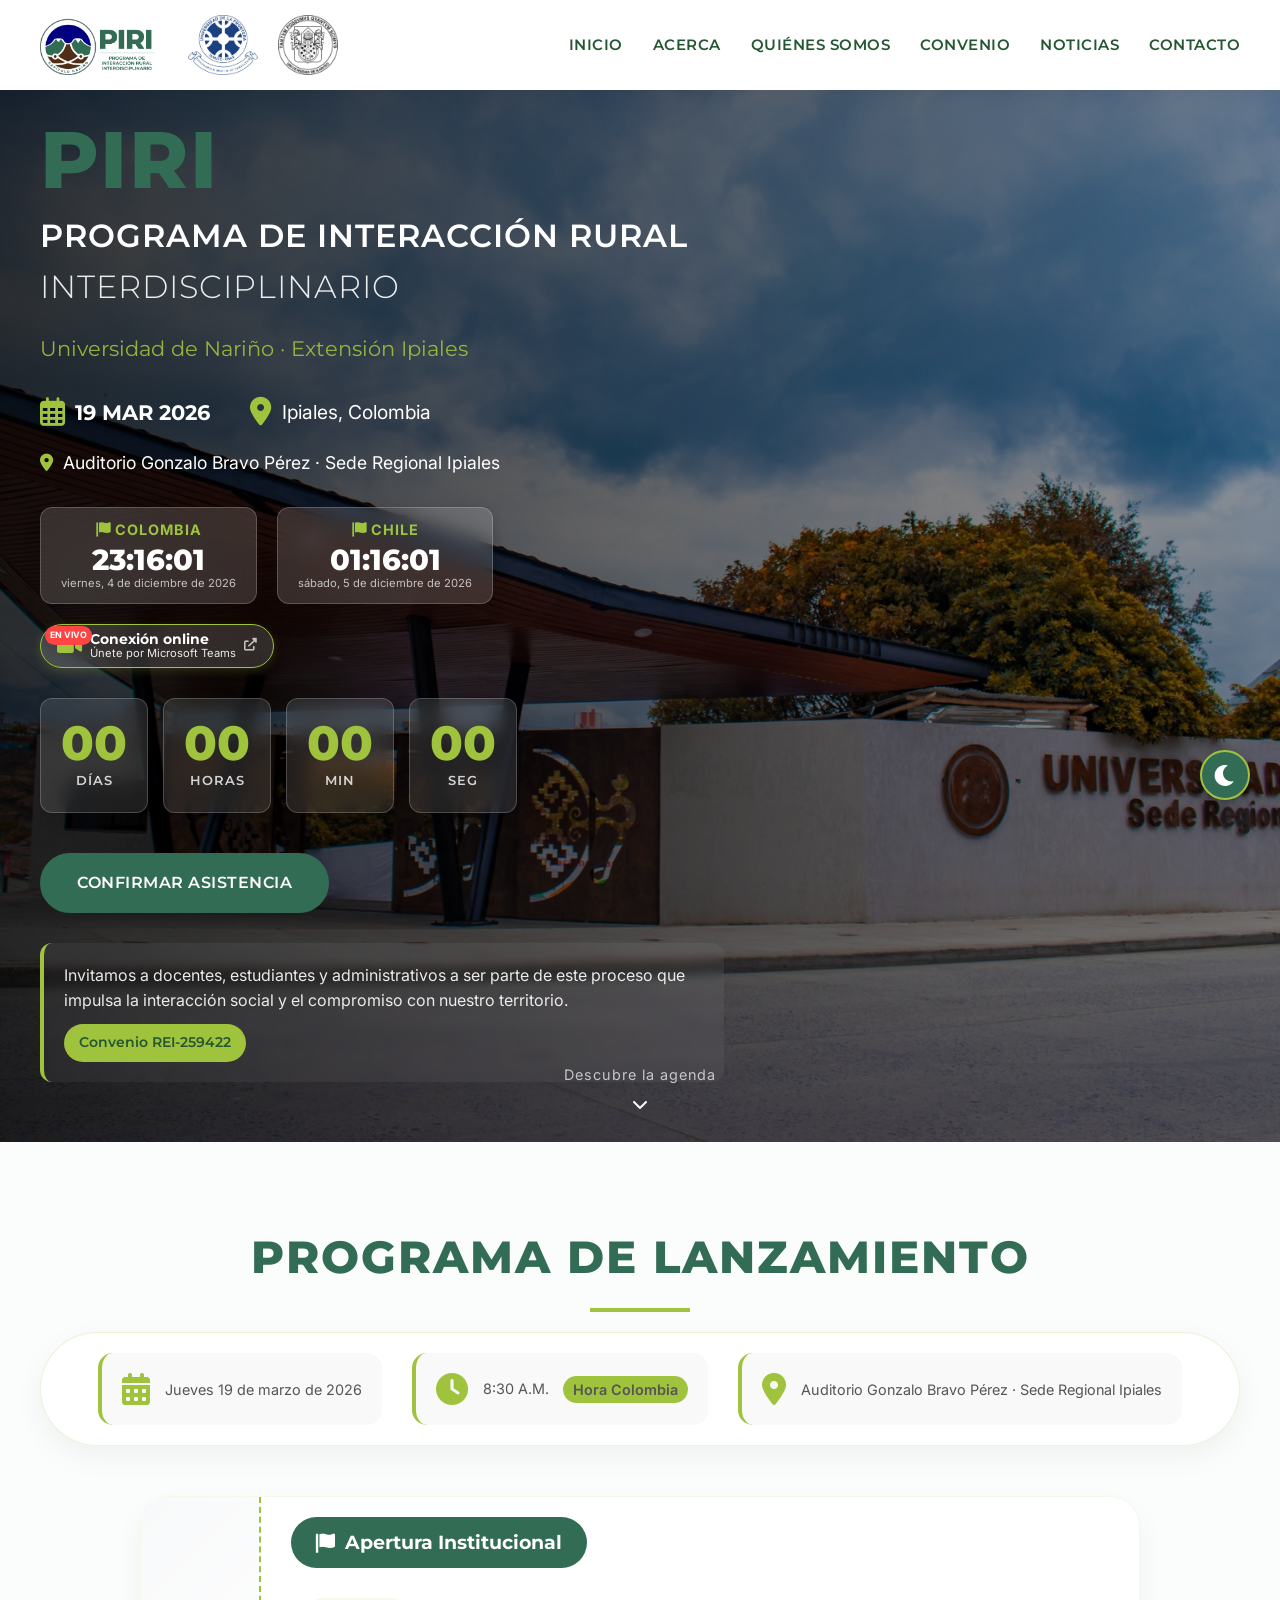
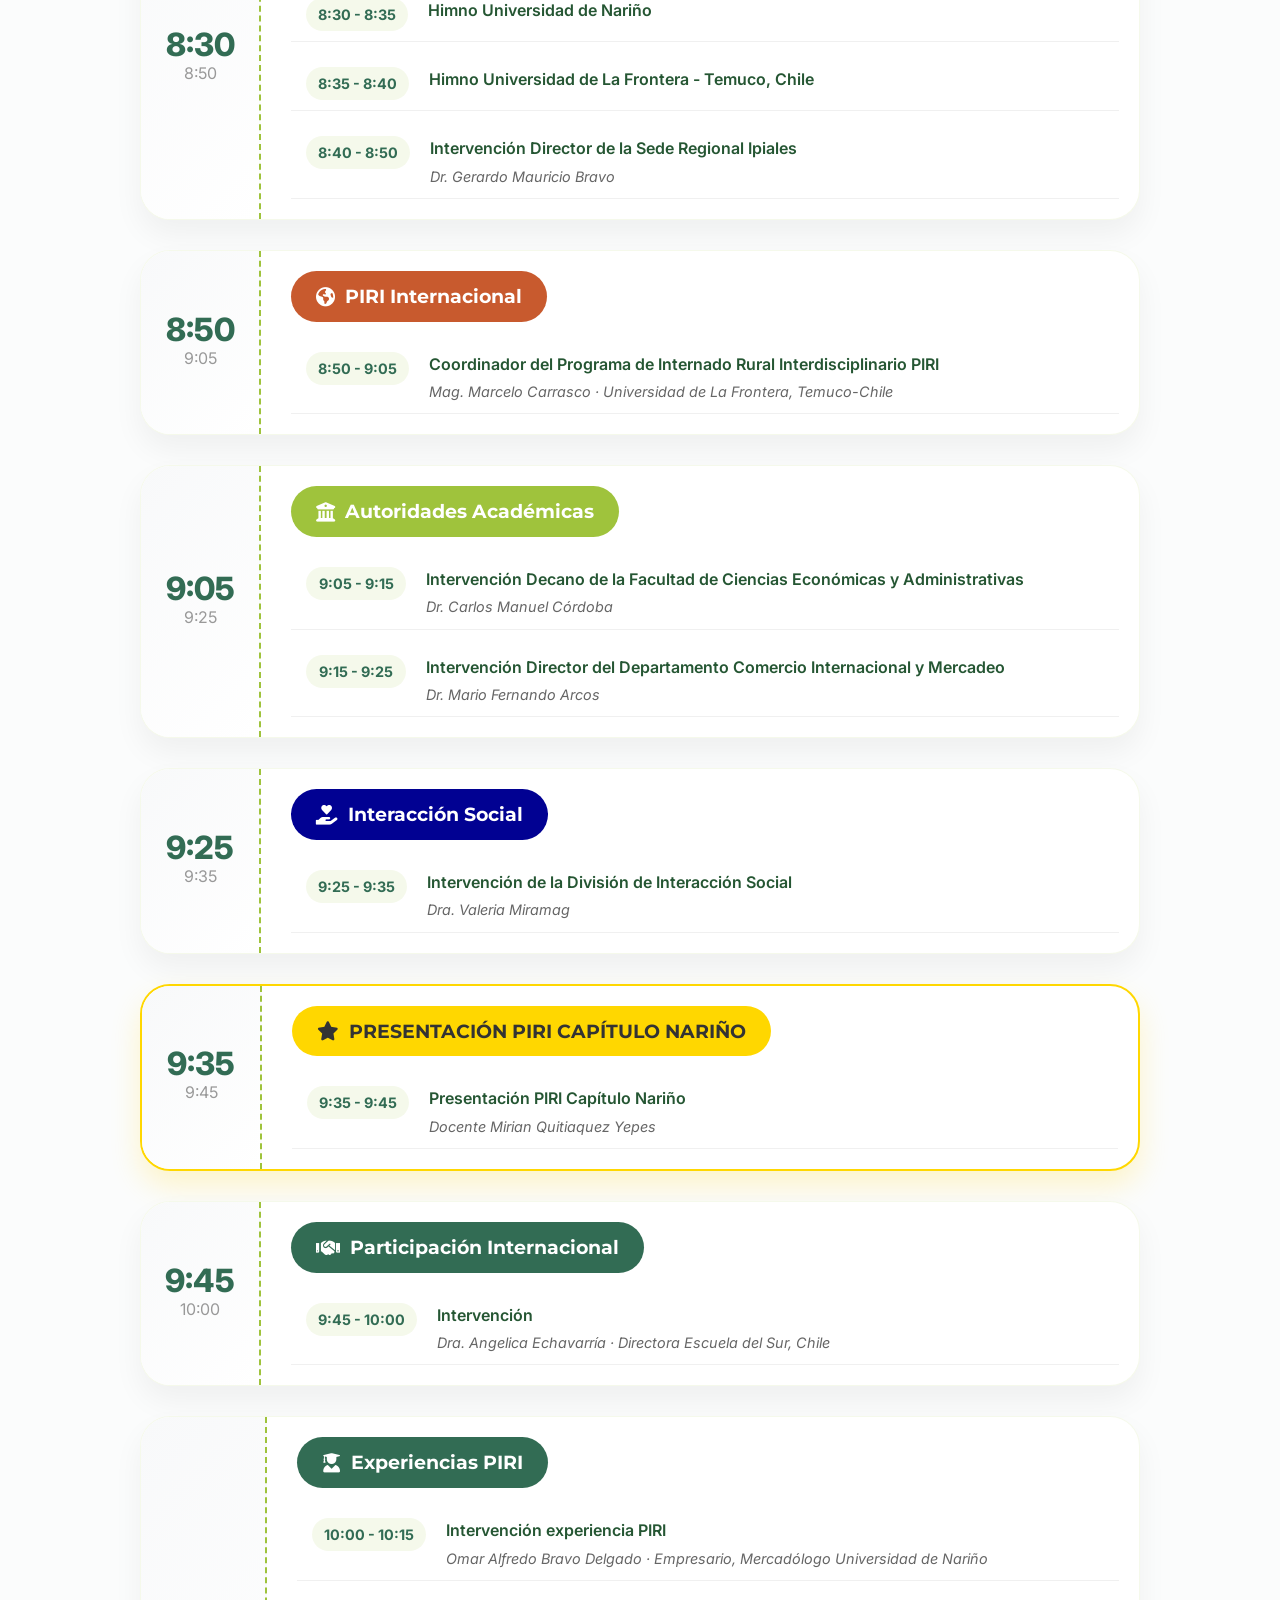
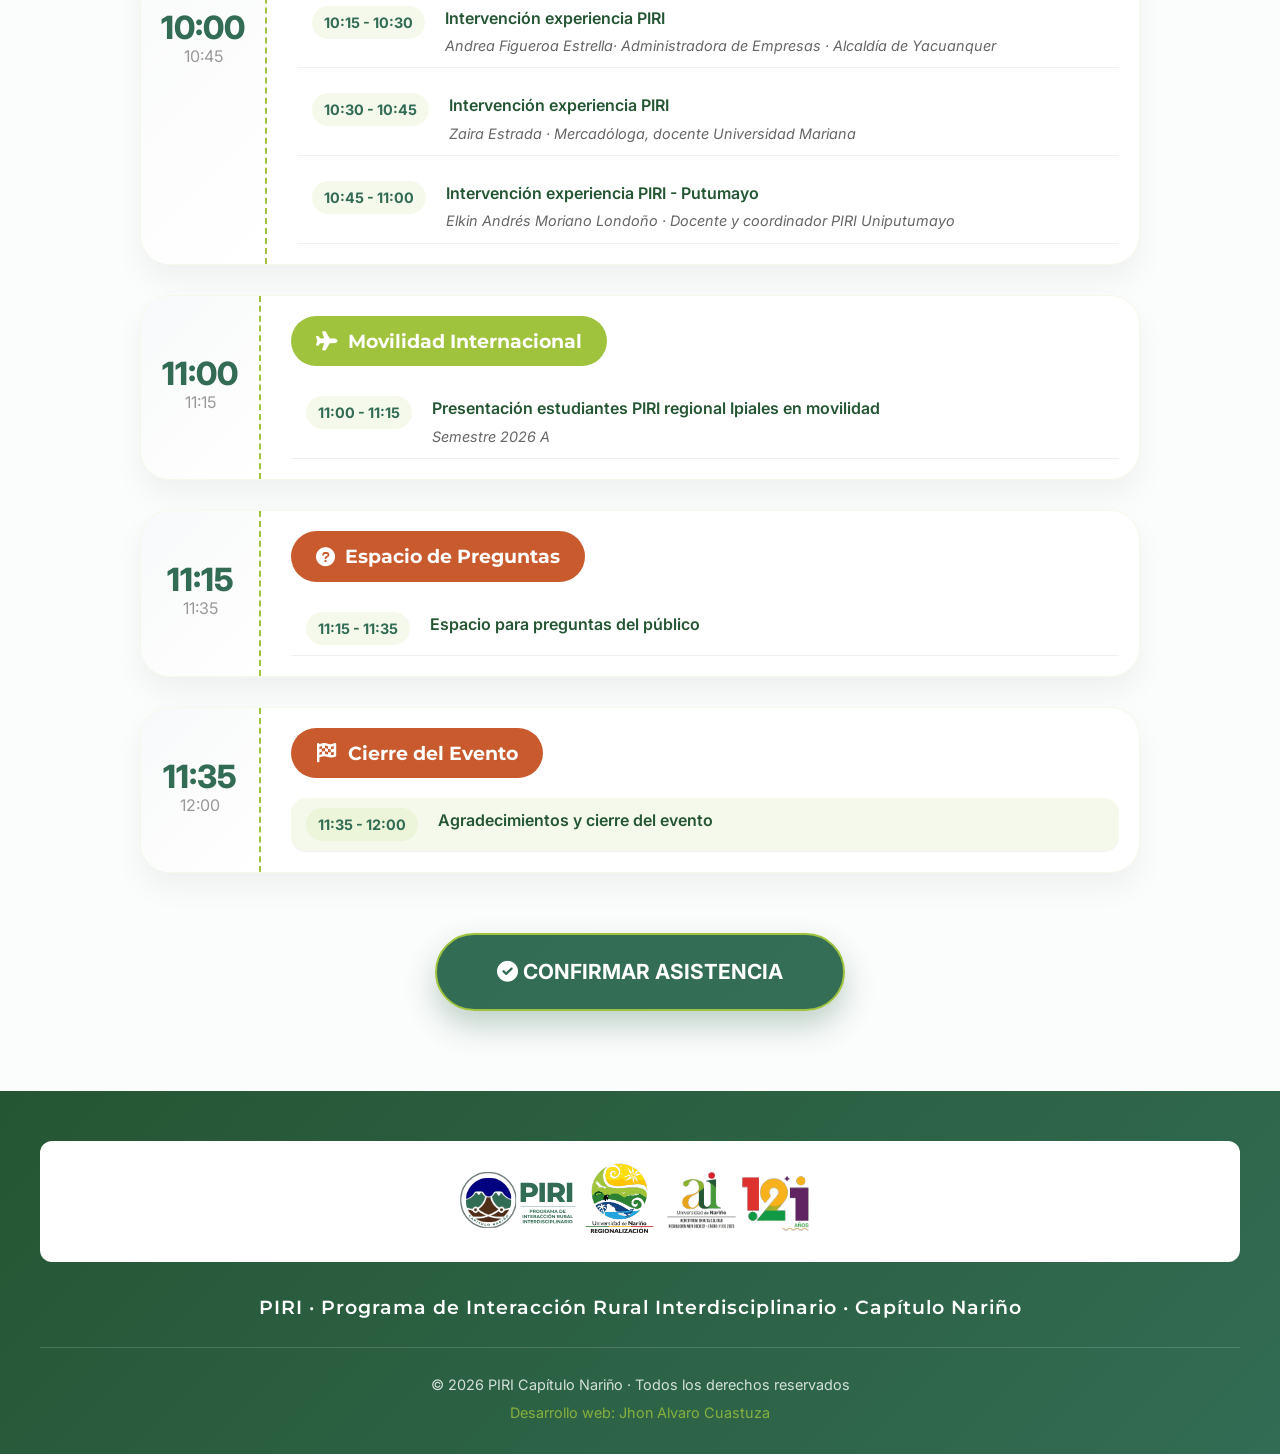
<file: agenda.html>
<!DOCTYPE html>
<html lang="es">
<head>
    <meta charset="UTF-8">
    <meta name="viewport" content="width=device-width, initial-scale=1.0">
    <title>Agenda · Lanzamiento PIRI · Capítulo Nariño</title>
    
    <!-- Fuentes Montserrat e Inter -->
    <link rel="preconnect" href="https://fonts.googleapis.com">
    <link rel="preconnect" href="https://fonts.gstatic.com" crossorigin>
    <link href="https://fonts.googleapis.com/css2?family=Inter:opsz@14..32&family=Montserrat:wght@300;400;600;700;800&display=swap" rel="stylesheet">
    
    <!-- Font Awesome -->
    <link rel="stylesheet" href="https://cdnjs.cloudflare.com/ajax/libs/font-awesome/6.0.0-beta3/css/all.min.css">
    
    <!-- CSS compartido -->
    <link rel="stylesheet" href="css/estilos.css">
    
    <style>
        /* ===== MENÚ HAMBURGUESA FUNCIONAL ===== */
        .nav-toggle {
            display: none;
            font-size: 2rem;
            background: none;
            border: none;
            color: var(--verde-piri);
            cursor: pointer;
            padding: 10px;
        }

        @media (max-width: 768px) {
            .nav-toggle {
                display: block !important;
            }

            .nav-menu {
                display: none !important;
                position: absolute;
                top: 80px;
                left: 0;
                width: 100%;
                background: white;
                flex-direction: column;
                align-items: center;
                padding: 20px 0;
                gap: 15px;
                box-shadow: 0 5px 10px rgba(0,0,0,0.1);
                z-index: 999;
            }

            .nav-menu.show {
                display: flex !important;
            }
        }

        /* ===== ESTILOS PARA EL RELOJ DE ZONAS HORARIAS ===== */
        .zona-horaria-container {
            display: flex;
            gap: 20px;
            margin: 15px 0;
            flex-wrap: wrap;
        }

        .zona-horaria-card {
            background: rgba(255,255,255,0.15);
            backdrop-filter: blur(10px);
            border: 1px solid rgba(255,255,255,0.2);
            border-radius: 12px;
            padding: 10px 20px;
            min-width: 150px;
            text-align: center;
            box-shadow: 0 5px 15px rgba(0,0,0,0.2);
        }

        .zona-pais {
            font-weight: 700;
            color: var(--verde-brillante);
            margin-bottom: 5px;
            font-size: 0.9rem;
            text-transform: uppercase;
            letter-spacing: 1px;
        }

        .zona-hora {
            font-size: 1.8rem;
            font-weight: 800;
            color: white;
            line-height: 1;
            font-family: 'Montserrat', monospace;
        }

        .zona-fecha {
            font-size: 0.7rem;
            opacity: 0.7;
            color: white;
        }

        /* Indicador de hora Colombia en la tabla */
        .hora-colombia-badge {
            display: inline-block;
            background: var(--verde-brillante);
            color: var(--verde-oscuro);
            padding: 3px 10px;
            border-radius: 30px;
            font-size: 0.7rem;
            font-weight: 600;
            margin-left: 10px;
            vertical-align: middle;
        }
    </style>
</head>
<body>
    <!-- ===== FONDO DE TEJIDO ANDINO ===== -->
    <div class="fondo-tejido"></div>

    <!-- ===== NAVEGACIÓN CON LOGOS INSTITUCIONALES ===== -->
    <nav class="navbar">
        <div class="nav-container">
            <div class="logos-institucionales">
                <img src="imagenes/logo-piri.png" alt="PIRI Logo" class="logo-institucional logo-piri">
                <img src="imagenes/logo-ufro.png" alt="UFRO Logo" class="logo-institucional logo-ufro">
                <img src="imagenes/logo-udenar.png" alt="UDENAR Logo" class="logo-institucional logo-udenar">
            </div>
            <button class="nav-toggle" onclick="toggleMenu()">
                <i class="fas fa-bars"></i>
            </button>
            <ul class="nav-menu" id="navMenu">
                <li><a href="index.html" class="nav-link">INICIO</a></li>
                <li><a href="acerca.html" class="nav-link">ACERCA</a></li>
                <li><a href="quienes-somos.html" class="nav-link">QUIÉNES SOMOS</a></li>
                <li><a href="convenio.html" class="nav-link">CONVENIO</a></li>
                <li><a href="noticias.html" class="nav-link">NOTICIAS</a></li>
                <li><a href="direccion.html" class="nav-link">CONTACTO</a></li>
            </ul>
        </div>
    </nav>

    <!-- ===== HERO CON SLIDER ===== -->
    <section class="hero">
        <div class="hero-slider">
            <div class="slide active" style="background-image: url('imagenes/fondo-hero-1.jpg');"></div>
            <div class="slide" style="background-image: url('imagenes/fondo-hero-2.jpg');"></div>
            <div class="slide" style="background-image: url('imagenes/fondo-hero-3.jpg');"></div>
            <div class="slide" style="background-image: url('imagenes/fondo-hero-4.jpg');"></div>
            <div class="slide" style="background-image: url('imagenes/fondo-hero-5.jpg');"></div>
            <div class="slide" style="background-image: url('imagenes/fondo-hero-6.jpg');"></div>
            <div class="hero-overlay"></div>
        </div>

        <div class="hero-content">
            <div class="hero-texto">
                <h1 class="hero-titulo">
                    <span class="linea1">PIRI</span>
                    <span class="linea2">PROGRAMA DE INTERACCIÓN RURAL</span>
                    <span class="linea3">INTERDISCIPLINARIO</span>
                </h1>
                
                <h2 class="hero-subtitulo">Universidad de Nariño · Extensión Ipiales</h2>
                
                <div class="fecha-destacada">
                    <div class="calendario-icono">
                        <i class="far fa-calendar-alt"></i>
                        <span class="calendario-fecha">19 MAR 2026</span>
                    </div>
                    <div class="ubicacion-icono">
                        <i class="fas fa-map-marker-alt"></i>
                        <span>Ipiales, Colombia</span>
                    </div>
                </div>

                <p class="lugar-evento">
                    <i class="fas fa-location-dot" style="color: var(--verde-brillante);"></i>
                    Auditorio Gonzalo Bravo Pérez · Sede Regional Ipiales
                </p>

                <div class="zona-horaria-container">
                    <div class="zona-horaria-card">
                        <div class="zona-pais"><i class="fas fa-flag"></i> Colombia</div>
                        <div class="zona-hora" id="hora-colombia">--:--:--</div>
                        <div class="zona-fecha" id="fecha-colombia"></div>
                    </div>
                    <div class="zona-horaria-card">
                        <div class="zona-pais"><i class="fas fa-flag"></i> Chile</div>
                        <div class="zona-hora" id="hora-chile">--:--:--</div>
                        <div class="zona-fecha" id="fecha-chile"></div>
                    </div>
                </div>

                <div class="conexion-online hero-conexion">
                    <a href="https://teams.microsoft.com/meet/21705744503696?p=kUDPCD82Y1yG7qKNJ1" target="_blank" class="live-link">
                        <div class="live-icon">
                            <i class="fas fa-video"></i>
                            <span class="live-badge">EN VIVO</span>
                        </div>
                        <div class="live-texto">
                            <strong>Conexión online</strong>
                            <span>Únete por Microsoft Teams</span>
                        </div>
                        <i class="fas fa-external-link-alt external-icon"></i>
                    </a>
                </div>

                <div class="countdown-container">
                    <div class="countdown-box">
                        <span class="countdown-numero" id="dias">00</span>
                        <span class="countdown-label">DÍAS</span>
                    </div>
                    <div class="countdown-box">
                        <span class="countdown-numero" id="horas">00</span>
                        <span class="countdown-label">HORAS</span>
                    </div>
                    <div class="countdown-box">
                        <span class="countdown-numero" id="minutos">00</span>
                        <span class="countdown-label">MIN</span>
                    </div>
                    <div class="countdown-box">
                        <span class="countdown-numero" id="segundos">00</span>
                        <span class="countdown-label">SEG</span>
                    </div>
                </div>

                <div class="hero-botones">
                    <a href="https://forms.gle/SNobynyCRTwRFnmy7" target="_blank" class="btn btn-primario">CONFIRMAR ASISTENCIA</a>
                </div>

                <div class="flyer-texto">
                    <p>Invitamos a docentes, estudiantes y administrativos a ser parte de este proceso que impulsa la interacción social y el compromiso con nuestro territorio.</p>
                    <span class="convenio-badge">Convenio REI-259422</span>
                </div>
            </div>
        </div>

        <div class="scroll-indicator">
            <span>Descubre la agenda</span>
            <i class="fas fa-chevron-down"></i>
        </div>
    </section>

    <!-- ===== AGENDA PRINCIPAL ACTUALIZADA (CON ANDREA FIGUEROA) ===== -->
    <section class="agenda-principal">
        <div class="contenedor">
            <div class="agenda-header">
                <h2 class="seccion-titulo">PROGRAMA DE LANZAMIENTO</h2>
                <div class="seccion-linea"></div>
                <div class="agenda-info-evento">
                    <div class="info-item">
                        <i class="fas fa-calendar-alt"></i>
                        <span>Jueves 19 de marzo de 2026</span>
                    </div>
                    <div class="info-item">
                        <i class="fas fa-clock"></i>
                        <span>8:30 A.M. <span class="hora-colombia-badge">Hora Colombia</span></span>
                    </div>
                    <div class="info-item">
                        <i class="fas fa-map-marker-alt"></i>
                        <span>Auditorio Gonzalo Bravo Pérez · Sede Regional Ipiales</span>
                    </div>
                </div>
            </div>

            <!-- Timeline visual con la nueva agenda actualizada -->
            <div class="agenda-timeline-moderna">
                
                <!-- Bloque 1: Apertura (8:30 - 8:50) -->
                <div class="timeline-moderna-bloque">
                    <div class="timeline-moderna-tiempo">
                        <span class="hora-inicio">8:30</span>
                        <span class="hora-fin">8:50</span>
                    </div>
                    <div class="timeline-moderna-contenido">
                        <div class="timeline-moderna-header" style="background: #326C54;">
                            <i class="fas fa-flag"></i>
                            <h3>Apertura Institucional</h3>
                        </div>
                        <div class="timeline-moderna-items">
                            <div class="timeline-moderna-item">
                                <span class="item-hora">8:30 - 8:35</span>
                                <span class="item-actividad">Himno Universidad de Nariño</span>
                            </div>
                            <div class="timeline-moderna-item">
                                <span class="item-hora">8:35 - 8:40</span>
                                <span class="item-actividad">Himno Universidad de La Frontera - Temuco, Chile</span>
                            </div>
                            <div class="timeline-moderna-item">
                                <span class="item-hora">8:40 - 8:50</span>
                                <div class="item-con-ponente">
                                    <span class="item-actividad">Intervención Director de la Sede Regional Ipiales</span>
                                    <span class="item-ponente">Dr. Gerardo Mauricio Bravo</span>
                                </div>
                            </div>
                        </div>
                    </div>
                </div>

                <!-- Bloque 2: PIRI Internacional (8:50 - 9:05) -->
                <div class="timeline-moderna-bloque">
                    <div class="timeline-moderna-tiempo">
                        <span class="hora-inicio">8:50</span>
                        <span class="hora-fin">9:05</span>
                    </div>
                    <div class="timeline-moderna-contenido">
                        <div class="timeline-moderna-header" style="background: #C85A2E;">
                            <i class="fas fa-globe-americas"></i>
                            <h3>PIRI Internacional</h3>
                        </div>
                        <div class="timeline-moderna-items">
                            <div class="timeline-moderna-item">
                                <span class="item-hora">8:50 - 9:05</span>
                                <div class="item-con-ponente">
                                    <span class="item-actividad">Coordinador del Programa de Internado Rural Interdisciplinario PIRI</span>
                                    <span class="item-ponente">Mag. Marcelo Carrasco · Universidad de La Frontera, Temuco-Chile</span>
                                </div>
                            </div>
                        </div>
                    </div>
                </div>

                <!-- Bloque 3: Autoridades Académicas (9:05 - 9:25) -->
                <div class="timeline-moderna-bloque">
                    <div class="timeline-moderna-tiempo">
                        <span class="hora-inicio">9:05</span>
                        <span class="hora-fin">9:25</span>
                    </div>
                    <div class="timeline-moderna-contenido">
                        <div class="timeline-moderna-header" style="background: #9FC33C;">
                            <i class="fas fa-university"></i>
                            <h3>Autoridades Académicas</h3>
                        </div>
                        <div class="timeline-moderna-items">
                            <div class="timeline-moderna-item">
                                <span class="item-hora">9:05 - 9:15</span>
                                <div class="item-con-ponente">
                                    <span class="item-actividad">Intervención Decano de la Facultad de Ciencias Económicas y Administrativas</span>
                                    <span class="item-ponente">Dr. Carlos Manuel Córdoba</span>
                                </div>
                            </div>
                            <div class="timeline-moderna-item">
                                <span class="item-hora">9:15 - 9:25</span>
                                <div class="item-con-ponente">
                                    <span class="item-actividad">Intervención Director del Departamento Comercio Internacional y Mercadeo</span>
                                    <span class="item-ponente">Dr. Mario Fernando Arcos</span>
                                </div>
                            </div>
                        </div>
                    </div>
                </div>

                <!-- Bloque 4: Interacción Social (9:25 - 9:35) -->
                <div class="timeline-moderna-bloque">
                    <div class="timeline-moderna-tiempo">
                        <span class="hora-inicio">9:25</span>
                        <span class="hora-fin">9:35</span>
                    </div>
                    <div class="timeline-moderna-contenido">
                        <div class="timeline-moderna-header" style="background: #010192;">
                            <i class="fas fa-hand-holding-heart"></i>
                            <h3>Interacción Social</h3>
                        </div>
                        <div class="timeline-moderna-items">
                            <div class="timeline-moderna-item">
                                <span class="item-hora">9:25 - 9:35</span>
                                <div class="item-con-ponente">
                                    <span class="item-actividad">Intervención de la División de Interacción Social</span>
                                    <span class="item-ponente">Dra. Valeria Miramag</span>
                                </div>
                            </div>
                        </div>
                    </div>
                </div>

                <!-- Bloque 5: Presentación PIRI Nariño (9:35 - 9:45) -->
                <div class="timeline-moderna-bloque destacado">
                    <div class="timeline-moderna-tiempo">
                        <span class="hora-inicio">9:35</span>
                        <span class="hora-fin">9:45</span>
                    </div>
                    <div class="timeline-moderna-contenido">
                        <div class="timeline-moderna-header" style="background: #FFD700; color: #333;">
                            <i class="fas fa-star"></i>
                            <h3>PRESENTACIÓN PIRI CAPÍTULO NARIÑO</h3>
                        </div>
                        <div class="timeline-moderna-items">
                            <div class="timeline-moderna-item">
                                <span class="item-hora">9:35 - 9:45</span>
                                <div class="item-con-ponente">
                                    <span class="item-actividad">Presentación PIRI Capítulo Nariño</span>
                                    <span class="item-ponente">Docente Mirian Quitiaquez Yepes</span>
                                </div>
                            </div>
                        </div>
                    </div>
                </div>

                <!-- Bloque 6: Participación Internacional (9:45 - 10:00) -->
                <div class="timeline-moderna-bloque">
                    <div class="timeline-moderna-tiempo">
                        <span class="hora-inicio">9:45</span>
                        <span class="hora-fin">10:00</span>
                    </div>
                    <div class="timeline-moderna-contenido">
                        <div class="timeline-moderna-header" style="background: #326C54;">
                            <i class="fas fa-handshake"></i>
                            <h3>Participación Internacional</h3>
                        </div>
                        <div class="timeline-moderna-items">
                            <div class="timeline-moderna-item">
                                <span class="item-hora">9:45 - 10:00</span>
                                <div class="item-con-ponente">
                                    <span class="item-actividad">Intervención</span>
                                    <span class="item-ponente">Dra. Angelica Echavarría · Directora Escuela del Sur, Chile</span>
                                </div>
                            </div>
                        </div>
                    </div>
                </div>

                <!-- Bloque 7: Experiencias PIRI (10:00 - 10:45) -->
                <div class="timeline-moderna-bloque">
                    <div class="timeline-moderna-tiempo">
                        <span class="hora-inicio">10:00</span>
                        <span class="hora-fin">10:45</span>
                    </div>
                    <div class="timeline-moderna-contenido">
                        <div class="timeline-moderna-header" style="background: #326C54;">
                            <i class="fas fa-user-graduate"></i>
                            <h3>Experiencias PIRI</h3>
                        </div>
                        <div class="timeline-moderna-items">
                            <!-- Omar Bravo -->
                            <div class="timeline-moderna-item">
                                <span class="item-hora">10:00 - 10:15</span>
                                <div class="item-con-ponente">
                                    <span class="item-actividad">Intervención experiencia PIRI</span>
                                    <span class="item-ponente">Omar Alfredo Bravo Delgado · Empresario, Mercadólogo Universidad de Nariño</span>
                                </div>
                            </div>
                            
                            <!-- NUEVA: Andrea Figueroa -->
                            <div class="timeline-moderna-item">
                                <span class="item-hora">10:15 - 10:30</span>
                                <div class="item-con-ponente">
                                    <span class="item-actividad">Intervención experiencia PIRI</span>
                                    <span class="item-ponente">Andrea Figueroa Estrella· Administradora de Empresas · Alcaldía de Yacuanquer</span>
                                </div>
                            </div>
                            
                            <!-- Zaira Estrada -->
                            <div class="timeline-moderna-item">
                                <span class="item-hora">10:30 - 10:45</span>
                                <div class="item-con-ponente">
                                    <span class="item-actividad">Intervención experiencia PIRI</span>
                                    <span class="item-ponente">Zaira Estrada · Mercadóloga, docente Universidad Mariana</span>
                                </div>
                            </div>
                            
                            <!-- Elkin Moriano -->
                            <div class="timeline-moderna-item">
                                <span class="item-hora">10:45 - 11:00</span>
                                <div class="item-con-ponente">
                                    <span class="item-actividad">Intervención experiencia PIRI - Putumayo</span>
                                    <span class="item-ponente">Elkin Andrés Moriano Londoño · Docente y coordinador PIRI Uniputumayo</span>
                                </div>
                            </div>
                        </div>
                    </div>
                </div>

                <!-- Bloque 8: Movilidad Internacional (11:00 - 11:15) -->
                <div class="timeline-moderna-bloque">
                    <div class="timeline-moderna-tiempo">
                        <span class="hora-inicio">11:00</span>
                        <span class="hora-fin">11:15</span>
                    </div>
                    <div class="timeline-moderna-contenido">
                        <div class="timeline-moderna-header" style="background: #9FC33C;">
                            <i class="fas fa-plane"></i>
                            <h3>Movilidad Internacional</h3>
                        </div>
                        <div class="timeline-moderna-items">
                            <div class="timeline-moderna-item">
                                <span class="item-hora">11:00 - 11:15</span>
                                <div class="item-con-ponente">
                                    <span class="item-actividad">Presentación estudiantes PIRI regional Ipiales en movilidad</span>
                                    <span class="item-ponente">Semestre 2026 A</span>
                                </div>
                            </div>
                        </div>
                    </div>
                </div>

                <!-- Bloque 9: Interacción (11:15 - 11:35) -->
                <div class="timeline-moderna-bloque">
                    <div class="timeline-moderna-tiempo">
                        <span class="hora-inicio">11:15</span>
                        <span class="hora-fin">11:35</span>
                    </div>
                    <div class="timeline-moderna-contenido">
                        <div class="timeline-moderna-header" style="background: #C85A2E;">
                            <i class="fas fa-question-circle"></i>
                            <h3>Espacio de Preguntas</h3>
                        </div>
                        <div class="timeline-moderna-items">
                            <div class="timeline-moderna-item">
                                <span class="item-hora">11:15 - 11:35</span>
                                <span class="item-actividad">Espacio para preguntas del público</span>
                            </div>
                        </div>
                    </div>
                </div>

                <!-- Bloque 10: Cierre (11:35 - 12:00) -->
                <div class="timeline-moderna-bloque">
                    <div class="timeline-moderna-tiempo">
                        <span class="hora-inicio">11:35</span>
                        <span class="hora-fin">12:00</span>
                    </div>
                    <div class="timeline-moderna-contenido">
                        <div class="timeline-moderna-header" style="background: #C85A2E;">
                            <i class="fas fa-flag-checkered"></i>
                            <h3>Cierre del Evento</h3>
                        </div>
                        <div class="timeline-moderna-items">
                            <div class="timeline-moderna-item destacado-cierre">
                                <span class="item-hora">11:35 - 12:00</span>
                                <span class="item-actividad">Agradecimientos y cierre del evento</span>
                            </div>
                        </div>
                    </div>
                </div>
            </div>

            <!-- Botón confirmar asistencia -->
            <div class="agenda-boton-confirmar">
                <a href="https://forms.gle/SNobynyCRTwRFnmy7" target="_blank" class="btn-confirmar-grande">
                    <i class="fas fa-check-circle"></i> CONFIRMAR ASISTENCIA
                </a>
            </div>
        </div>
    </section>

    <!-- ===== FOOTER ===== -->
    <footer class="footer-principal">
        <div class="footer-contenedor">
            <div class="footer-logos-horizontal">
                <img src="imagenes/logos.svg" alt="Logos institucionales" class="footer-logos-svg">
            </div>
            <div class="footer-info">
                <p class="footer-programa">PIRI · Programa de Interacción Rural Interdisciplinario · Capítulo Nariño</p>
            </div>
            <div class="footer-creditos">
                <p>© 2026 PIRI Capítulo Nariño · Todos los derechos reservados</p>
                <p class="footer-desarrollo">Desarrollo web: Jhon Alvaro Cuastuza</p>
            </div>
        </div>
    </footer>

    <script src="js/script.js"></script>
    
    <script>
        function toggleMenu() {
            var menu = document.getElementById('navMenu');
            if (menu.classList.contains('show')) {
                menu.classList.remove('show');
            } else {
                menu.classList.add('show');
            }
        }

        document.querySelectorAll('.nav-menu a').forEach(link => {
            link.addEventListener('click', function() {
                document.getElementById('navMenu').classList.remove('show');
            });
        });

        function updateCountdown() {
            const eventDate = new Date('March 19, 2026 08:30:00').getTime();
            const now = new Date().getTime();
            const distance = eventDate - now;

            if (distance < 0) {
                document.getElementById('dias').textContent = '00';
                document.getElementById('horas').textContent = '00';
                document.getElementById('minutos').textContent = '00';
                document.getElementById('segundos').textContent = '00';
                return;
            }

            const days = Math.floor(distance / (1000 * 60 * 60 * 24));
            const hours = Math.floor((distance % (1000 * 60 * 60 * 24)) / (1000 * 60 * 60));
            const minutes = Math.floor((distance % (1000 * 60 * 60)) / (1000 * 60));
            const seconds = Math.floor((distance % (1000 * 60)) / 1000);

            document.getElementById('dias').textContent = days.toString().padStart(2, '0');
            document.getElementById('horas').textContent = hours.toString().padStart(2, '0');
            document.getElementById('minutos').textContent = minutes.toString().padStart(2, '0');
            document.getElementById('segundos').textContent = seconds.toString().padStart(2, '0');
        }

        setInterval(updateCountdown, 1000);
        updateCountdown();

        document.addEventListener('DOMContentLoaded', function() {
            const slides = document.querySelectorAll('.slide');
            let currentSlide = 0;
            
            if (slides.length > 0) {
                setInterval(() => {
                    slides[currentSlide].classList.remove('active');
                    currentSlide = (currentSlide + 1) % slides.length;
                    slides[currentSlide].classList.add('active');
                }, 5000);
            }
        });

        function actualizarHoras() {
            const opcionesHora = {
                hour: '2-digit',
                minute: '2-digit',
                second: '2-digit',
                hour12: false
            };

            const horaColombia = new Intl.DateTimeFormat('es-CO', {
                ...opcionesHora,
                timeZone: 'America/Bogota'
            }).format(new Date());
            
            document.getElementById('hora-colombia').textContent = horaColombia;

            const fechaColombia = new Intl.DateTimeFormat('es-CO', {
                weekday: 'long',
                day: 'numeric',
                month: 'long',
                year: 'numeric',
                timeZone: 'America/Bogota'
            }).format(new Date());
            
            document.getElementById('fecha-colombia').textContent = fechaColombia;

            const horaChile = new Intl.DateTimeFormat('es-CL', {
                ...opcionesHora,
                timeZone: 'America/Santiago'
            }).format(new Date());
            
            document.getElementById('hora-chile').textContent = horaChile;

            const fechaChile = new Intl.DateTimeFormat('es-CL', {
                weekday: 'long',
                day: 'numeric',
                month: 'long',
                year: 'numeric',
                timeZone: 'America/Santiago'
            }).format(new Date());
            
            document.getElementById('fecha-chile').textContent = fechaChile;
        }

        actualizarHoras();
        setInterval(actualizarHoras, 1000);
    </script>
    
    <button id="darkModeToggle" class="dark-mode-toggle" aria-label="Cambiar modo oscuro">
        <i class="fas fa-moon"></i>
        <i class="fas fa-sun" style="display: none;"></i>
    </button>
    
    <script src="js/carrusel-modal.js"></script>
</body>
</html>
</file>
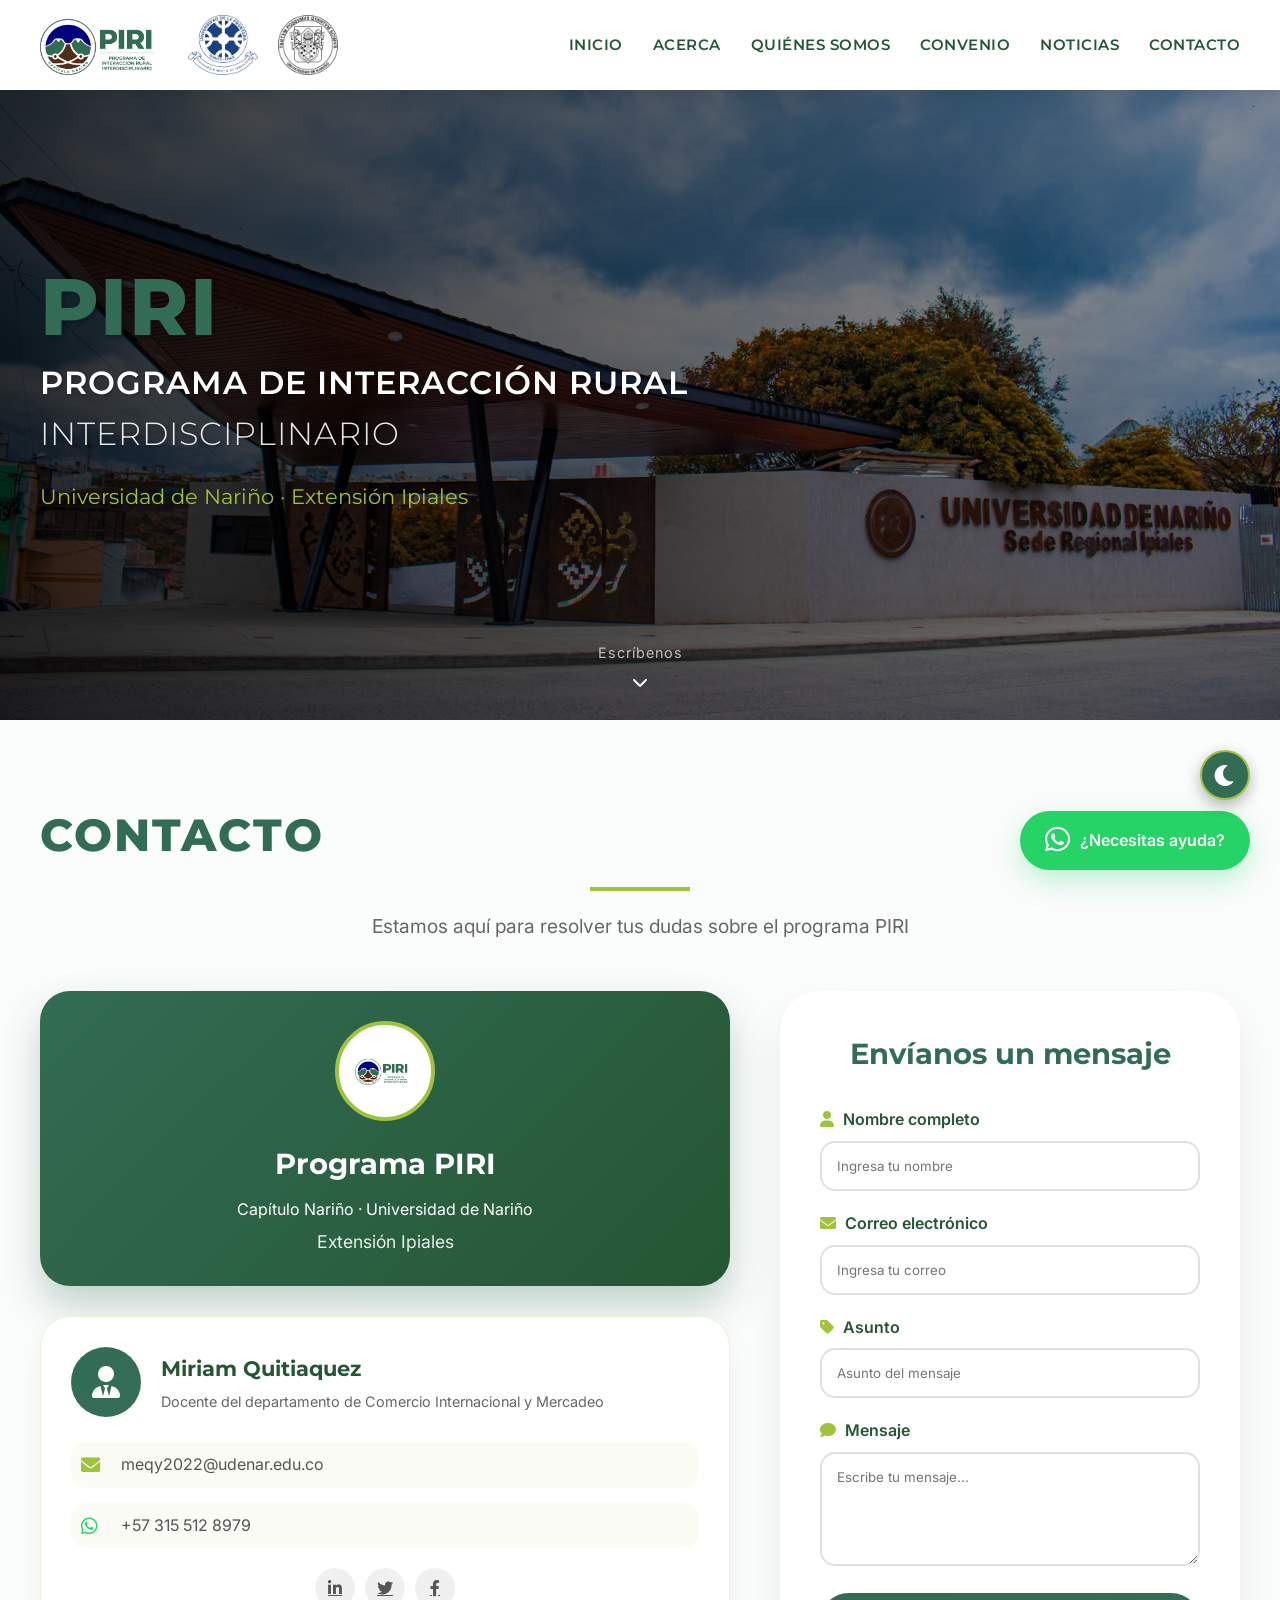
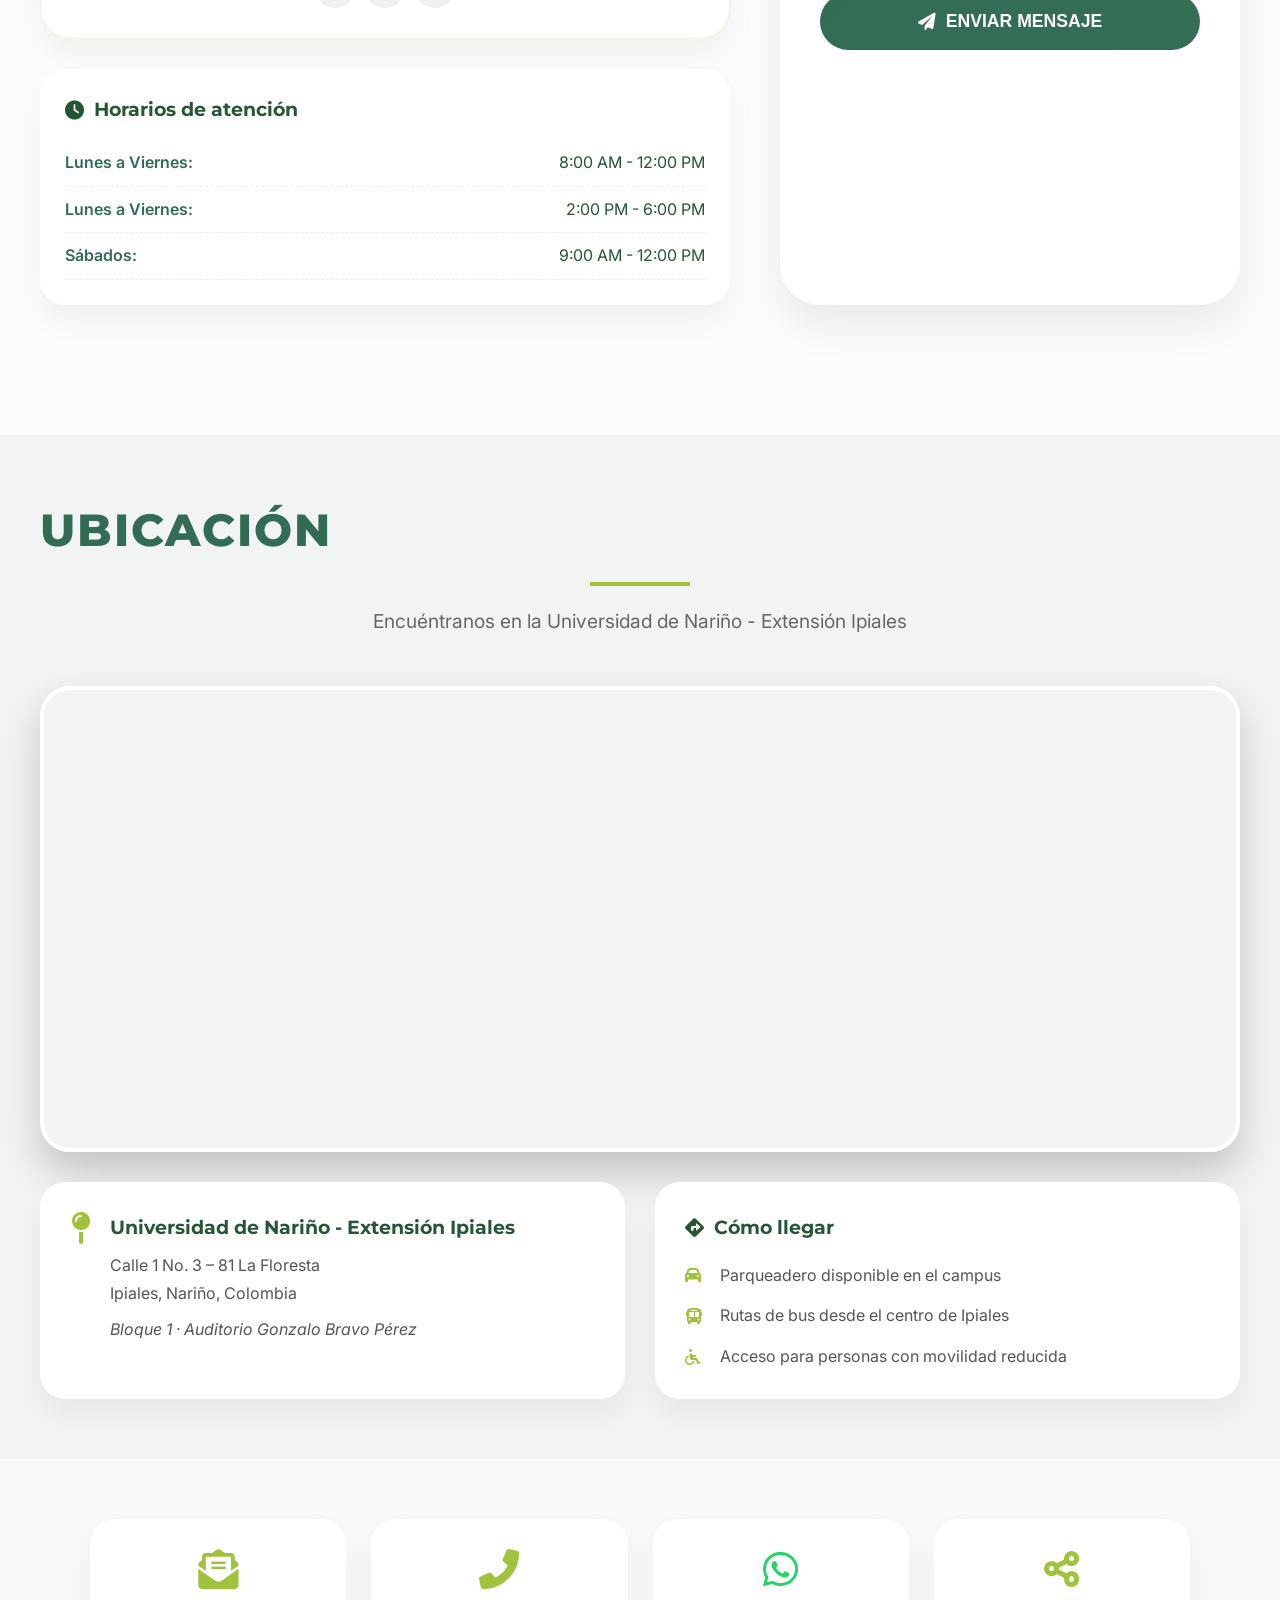
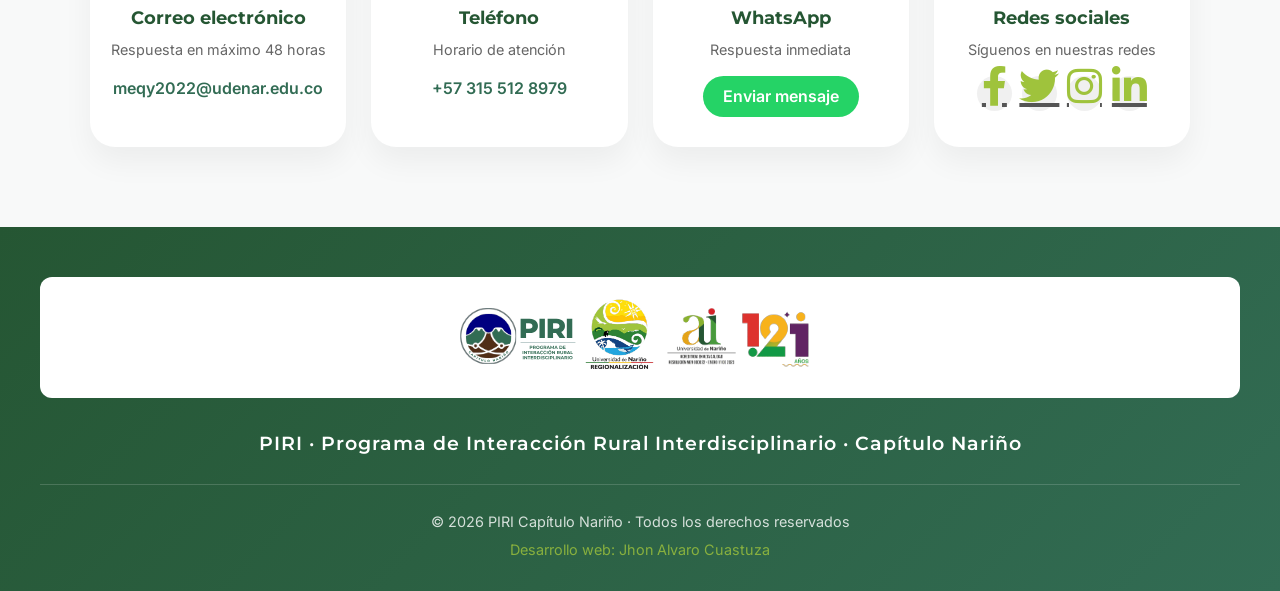
<file: direccion.html>
<!DOCTYPE html>
<html lang="es">
<head>
    <meta charset="UTF-8">
    <meta name="viewport" content="width=device-width, initial-scale=1.0">
    <title>Contacto · PIRI Capítulo Nariño</title>
    
    <!-- Fuentes Montserrat e Inter -->
    <link rel="preconnect" href="https://fonts.googleapis.com">
    <link rel="preconnect" href="https://fonts.gstatic.com" crossorigin>
    <link href="https://fonts.googleapis.com/css2?family=Inter:opsz@14..32&family=Montserrat:wght@300;400;600;700;800&display=swap" rel="stylesheet">
    
    <!-- Font Awesome -->
    <link rel="stylesheet" href="https://cdnjs.cloudflare.com/ajax/libs/font-awesome/6.0.0-beta3/css/all.min.css">
    
    <!-- CSS compartido -->
    <link rel="stylesheet" href="css/estilos.css">
</head>
<body>
    <!-- ===== FONDO DE TEJIDO ANDINO ===== -->
    <div class="fondo-tejido"></div>

    <!-- ===== NAVEGACIÓN ===== -->
     <!-- ===== NAVEGACIÓN CON LOGOS INSTITUCIONALES ===== -->
<nav class="navbar">
    <div class="nav-container">
        <div class="logos-institucionales">
            <img src="imagenes/logo-piri.png" alt="PIRI Logo" class="logo-institucional logo-piri">
            <img src="imagenes/logo-ufro.png" alt="UFRO Logo" class="logo-institucional logo-ufro">
            <img src="imagenes/logo-udenar.png" alt="UDENAR Logo" class="logo-institucional logo-udenar">
        </div>
        <button class="nav-toggle" onclick="toggleMenu()">
            <i class="fas fa-bars"></i>
        </button>
        <ul class="nav-menu" id="navMenu">
            <li><a href="index.html" class="nav-link">INICIO</a></li>
            <li><a href="acerca.html" class="nav-link">ACERCA</a></li>
            <li><a href="quienes-somos.html" class="nav-link">QUIÉNES SOMOS</a></li>
            <li><a href="convenio.html" class="nav-link">CONVENIO</a></li>
            <li><a href="noticias.html" class="nav-link">NOTICIAS</a></li>
            <li><a href="direccion.html" class="nav-link">CONTACTO</a></li>
        </ul>
    </div>
</nav>

    <!-- ===== HERO CON SLIDER ===== -->
    <section class="hero-contacto">
        <div class="hero-contacto-slider">
            <div class="slide-contacto active" style="background-image: url('imagenes/fondo-hero-1.jpg');"></div>
            <div class="slide-contacto" style="background-image: url('imagenes/uni1.jpg');"></div>
            <div class="slide-contacto" style="background-image: url('imagenes/uni2.jpg');"></div>
            <div class="slide-contacto" style="background-image: url('imagenes/uni3.jpg');"></div>
            <div class="hero-overlay"></div>
        </div>

        <div class="hero-contacto-content">
            <h1 class="hero-titulo-contacto">
                <span class="linea1">PIRI</span>
                <span class="linea2">PROGRAMA DE INTERACCIÓN RURAL</span>
                <span class="linea3">INTERDISCIPLINARIO</span>
            </h1>
            <h2 class="hero-subtitulo-contacto">Universidad de Nariño · Extensión Ipiales</h2>
        </div>

        <!-- SCROLL INDICATOR -->
        <div class="scroll-indicator">
            <span>Escríbenos</span>
            <i class="fas fa-chevron-down"></i>
        </div>
    </section>

    <!-- ===== BOTÓN FLOTANTE DE WHATSAPP ===== -->
    <div class="whatsapp-flotante">
        <a href="https://wa.me/573155128979?text=Cordial%20saludo,%20Docente%20Miriam,%20me%20gustaría%20obtener%20más%20información%20sobre%20el%20programa%20PIRI" target="_blank" class="whatsapp-btn">
            <i class="fab fa-whatsapp"></i>
            <span>¿Necesitas ayuda?</span>
        </a>
    </div>

    <!-- ===== CONTACTO PRINCIPAL ===== -->
    <section class="contacto-principal">
        <div class="contenedor">
            <h2 class="seccion-titulo">CONTACTO</h2>
            <div class="seccion-linea"></div>
            <p class="seccion-descripcion">Estamos aquí para resolver tus dudas sobre el programa PIRI</p>

            <div class="contacto-grid">
                <!-- Columna izquierda: Información de contacto -->
                <div class="contacto-info">
                    <!-- Tarjeta principal del programa -->
                    <div class="contacto-card">
                        <div class="contacto-icono-principal">
                            <img src="imagenes/logo-piri.png" alt="PIRI" style="max-width: 60px;">
                        </div>
                        <h3>Programa PIRI</h3>
                        <p>Capítulo Nariño · Universidad de Nariño</p>
                        <p class="contacto-sede">Extensión Ipiales</p>
                    </div>

                    <!-- Contacto: Miriam Quitiaquez -->
                    <div class="contacto-persona-card">
                        <div class="persona-header">
                            <div class="persona-icono">
                                <i class="fas fa-user-tie"></i>
                            </div>
                            <div class="persona-info">
                                <h4>Miriam Quitiaquez</h4>
                                <p class="persona-cargo">Docente del departamento de Comercio Internacional y Mercadeo</p>
                            </div>
                        </div>
                        
                        <div class="persona-contactos">
                            <a href="mailto:meqy2022@udenar.edu.co" class="contacto-link">
                                <i class="fas fa-envelope"></i>
                                <span>meqy2022@udenar.edu.co</span>
                            </a>
                            
                            <a href="https://wa.me/573155128979?text=Hola%20Miriam,%20me%20gustaría%20obtener%20más%20información%20sobre%20el%20programa%20PIRI" target="_blank" class="contacto-link whatsapp-contacto">
                                <i class="fab fa-whatsapp"></i>
                                <span>+57 315 512 8979</span>
                            </a>
                        </div>
                        
                        <div class="persona-redes">
                            <a href="#" class="red-social"><i class="fab fa-linkedin-in"></i></a>
                            <a href="#" class="red-social"><i class="fab fa-twitter"></i></a>
                            <a href="#" class="red-social"><i class="fab fa-facebook-f"></i></a>
                        </div>
                    </div>

                    <!-- Horarios de atención -->
                    <div class="horarios-card">
                        <h4><i class="fas fa-clock"></i> Horarios de atención</h4>
                        <ul>
                            <li><span>Lunes a Viernes:</span> 8:00 AM - 12:00 PM</li>
                            <li><span>Lunes a Viernes:</span> 2:00 PM - 6:00 PM</li>
                            <li><span>Sábados:</span> 9:00 AM - 12:00 PM</li>
                        </ul>
                    </div>
                </div>

                <!-- Columna derecha: Formulario DUAL (Netlify + Getform) -->
                <div class="contacto-formulario">
                    <h3 class="formulario-titulo">Envíanos un mensaje</h3>
                    
                    <form id="formulario-contacto" class="formulario-contacto" onsubmit="enviarFormulario(event)">
                        
                        <!-- Campos ocultos para Netlify -->
                        <input type="hidden" name="bot-field" />
                        <input type="hidden" name="form-name" value="contacto-piri" />
                        
                        <div class="form-grupo">
                            <label for="nombre"><i class="fas fa-user"></i> Nombre completo</label>
                            <input type="text" id="nombre" name="nombre" placeholder="Ingresa tu nombre" required>
                        </div>
                        
                        <div class="form-grupo">
                            <label for="email"><i class="fas fa-envelope"></i> Correo electrónico</label>
                            <input type="email" id="email" name="email" placeholder="Ingresa tu correo" required>
                        </div>
                        
                        <div class="form-grupo">
                            <label for="asunto"><i class="fas fa-tag"></i> Asunto</label>
                            <input type="text" id="asunto" name="asunto" placeholder="Asunto del mensaje" required>
                        </div>
                        
                        <div class="form-grupo">
                            <label for="mensaje"><i class="fas fa-comment"></i> Mensaje</label>
                            <textarea id="mensaje" name="mensaje" rows="5" placeholder="Escribe tu mensaje..." required></textarea>
                        </div>
                        
                        <button type="submit" class="btn-enviar">
                            <i class="fas fa-paper-plane"></i> ENVIAR MENSAJE
                        </button>
                    </form>
                </div>
            </div>
        </div>
    </section>

    <!-- ===== MAPA DE UBICACIÓN ===== -->
    <section class="seccion-mapa">
        <div class="contenedor">
            <h2 class="seccion-titulo">UBICACIÓN</h2>
            <div class="seccion-linea"></div>
            <p class="seccion-descripcion">Encuéntranos en la Universidad de Nariño - Extensión Ipiales</p>
            
            <div class="mapa-wrapper">
                <div class="mapa-contenedor">
                    <iframe 
                        src="https://www.google.com/maps/embed?pb=!1m18!1m12!1m3!1d3987.192258833275!2d-77.6278851!3d0.8223019!2m3!1f0!2f0!3f0!3m2!1i1024!2i768!4f13.1!3m3!1m2!1s0x8e296b9180f85a61%3A0xc97584b738e77208!2sUniversidad%20De%20Nari%C3%B1o!5e0!3m2!1ses!2sco!4v1741812345678!5m2!1ses!2sco" 
                        width="100%" 
                        height="450" 
                        style="border:0;" 
                        allowfullscreen="" 
                        loading="lazy">
                    </iframe>
                </div>
                
                <div class="mapa-info">
                    <div class="direccion-card">
                        <i class="fas fa-map-pin"></i>
                        <div>
                            <h4>Universidad de Nariño - Extensión Ipiales</h4>
                            <p>Calle 1 No. 3 – 81 La Floresta</p>
                            <p>Ipiales, Nariño, Colombia</p>
                            <p class="referencia">Bloque 1 · Auditorio Gonzalo Bravo Pérez</p>
                        </div>
                    </div>
                    
                    <div class="como-llegar">
                        <h4><i class="fas fa-directions"></i> Cómo llegar</h4>
                        <div class="transporte-opciones">
                            <div class="transporte-item">
                                <i class="fas fa-car"></i>
                                <span>Parqueadero disponible en el campus</span>
                            </div>
                            <div class="transporte-item">
                                <i class="fas fa-bus"></i>
                                <span>Rutas de bus desde el centro de Ipiales</span>
                            </div>
                            <div class="transporte-item">
                                <i class="fas fa-wheelchair"></i>
                                <span>Acceso para personas con movilidad reducida</span>
                            </div>
                        </div>
                    </div>
                </div>
            </div>
        </div>
    </section>

    <!-- ===== OTRAS FORMAS DE CONTACTO ===== -->
    <section class="otras-formas-contacto">
        <div class="contenedor">
            <div class="contacto-cards-grid">
                <!-- Correo directo -->
                <div class="contacto-mini-card">
                    <i class="fas fa-envelope-open-text"></i>
                    <h4>Correo electrónico</h4>
                    <p>Respuesta en máximo 48 horas</p>
                    <a href="mailto:meqy2022@udenar.edu.co" class="contacto-mini-link">meqy2022@udenar.edu.co</a>
                </div>
                
                <!-- Teléfono -->
                <div class="contacto-mini-card">
                    <i class="fas fa-phone-alt"></i>
                    <h4>Teléfono</h4>
                    <p>Horario de atención</p>
                    <a href="tel:+573155128979" class="contacto-mini-link">+57 315 512 8979</a>
                </div>
                
                <!-- WhatsApp directo -->
                <div class="contacto-mini-card whatsapp-mini">
                    <i class="fab fa-whatsapp"></i>
                    <h4>WhatsApp</h4>
                    <p>Respuesta inmediata</p>
                    <a href="https://wa.me/573155128979" target="_blank" class="contacto-mini-link whatsapp-link">Enviar mensaje</a>
                </div>
                
                <!-- Redes sociales -->
                <div class="contacto-mini-card">
                    <i class="fas fa-share-alt"></i>
                    <h4>Redes sociales</h4>
                    <p>Síguenos en nuestras redes</p>
                    <div class="redes-mini">
                        <a href="#"><i class="fab fa-facebook-f"></i></a>
                        <a href="#"><i class="fab fa-twitter"></i></a>
                        <a href="#"><i class="fab fa-instagram"></i></a>
                        <a href="#"><i class="fab fa-linkedin-in"></i></a>
                    </div>
                </div>
            </div>
        </div>
    </section>

    <!-- ===== FOOTER ===== -->
    <footer class="footer-principal">
        <div class="footer-contenedor">
            <div class="footer-logos-horizontal">
                <img src="imagenes/logos.svg" alt="Logos institucionales" class="footer-logos-svg">
            </div>
            <div class="footer-info">
                <p class="footer-programa">PIRI · Programa de Interacción Rural Interdisciplinario · Capítulo Nariño</p>
            </div>
            <div class="footer-creditos">
                <p>© 2026 PIRI Capítulo Nariño · Todos los derechos reservados</p>
                <p class="footer-desarrollo">Desarrollo web: Jhon Alvaro Cuastuza</p>
            </div>
        </div>
    </footer>

    <script src="js/script.js"></script>
    
    <!-- Script para el slider del hero -->
    <script>
        document.addEventListener('DOMContentLoaded', function() {
            const slides = document.querySelectorAll('.slide-contacto');
            let currentSlide = 0;
            
            if (slides.length > 0) {
                setInterval(() => {
                    slides[currentSlide].classList.remove('active');
                    currentSlide = (currentSlide + 1) % slides.length;
                    slides[currentSlide].classList.add('active');
                }, 5000);
            }
        });
    </script>

 <!-- Script para el formulario dual (Netlify + Getform) -->
<script>
    function enviarFormulario(event) {
        event.preventDefault();
        
        const form = document.getElementById('formulario-contacto');
        const formData = new FormData(form);
        
        // Agregar campos requeridos por Getform para mejor compatibilidad
        formData.append('_to', 'jhonalvaro2002@gmail.com'); // Tu correo
        formData.append('_subject', 'Nuevo mensaje desde la web PIRI');
        
        console.log('📤 Enviando mensaje...');
        
        // 1. Enviar a Netlify (opcional, puede fallar)
        fetch('/', {
            method: 'POST',
            headers: { 'Content-Type': 'application/x-www-form-urlencoded' },
            body: new URLSearchParams(formData).toString()
        })
        .then(() => console.log('✅ Enviado a Netlify'))
        .catch(e => console.log('⚠️ Netlify no disponible (normal en GitHub Pages)'));
        
        // 2. Enviar a Getform (principal)
        fetch('https://getform.io/f/it631hmrekg', {
            method: 'POST',
            body: formData
        })
        .then(response => {
            console.log('📥 Respuesta Getform:', response.status);
            if (response.ok) {
                alert('✅ ¡Mensaje enviado con éxito!');
                form.reset();
            } else {
                alert('❌ Error al enviar. Código: ' + response.status);
                return response.text().then(text => console.error('Detalles:', text));
            }
        })
        .catch(error => {
            console.error('❌ Error Getform:', error);
            alert('Hubo un error de conexión. Intenta de nuevo.');
        });
    }
</script>

    <!-- ===== BOTÓN DE MODO OSCURO/CLARO ===== -->
    <button id="darkModeToggle" class="dark-mode-toggle" aria-label="Cambiar modo oscuro">
        <i class="fas fa-moon"></i>
        <i class="fas fa-sun" style="display: none;"></i>
    </button>
</body>
</html>
</file>
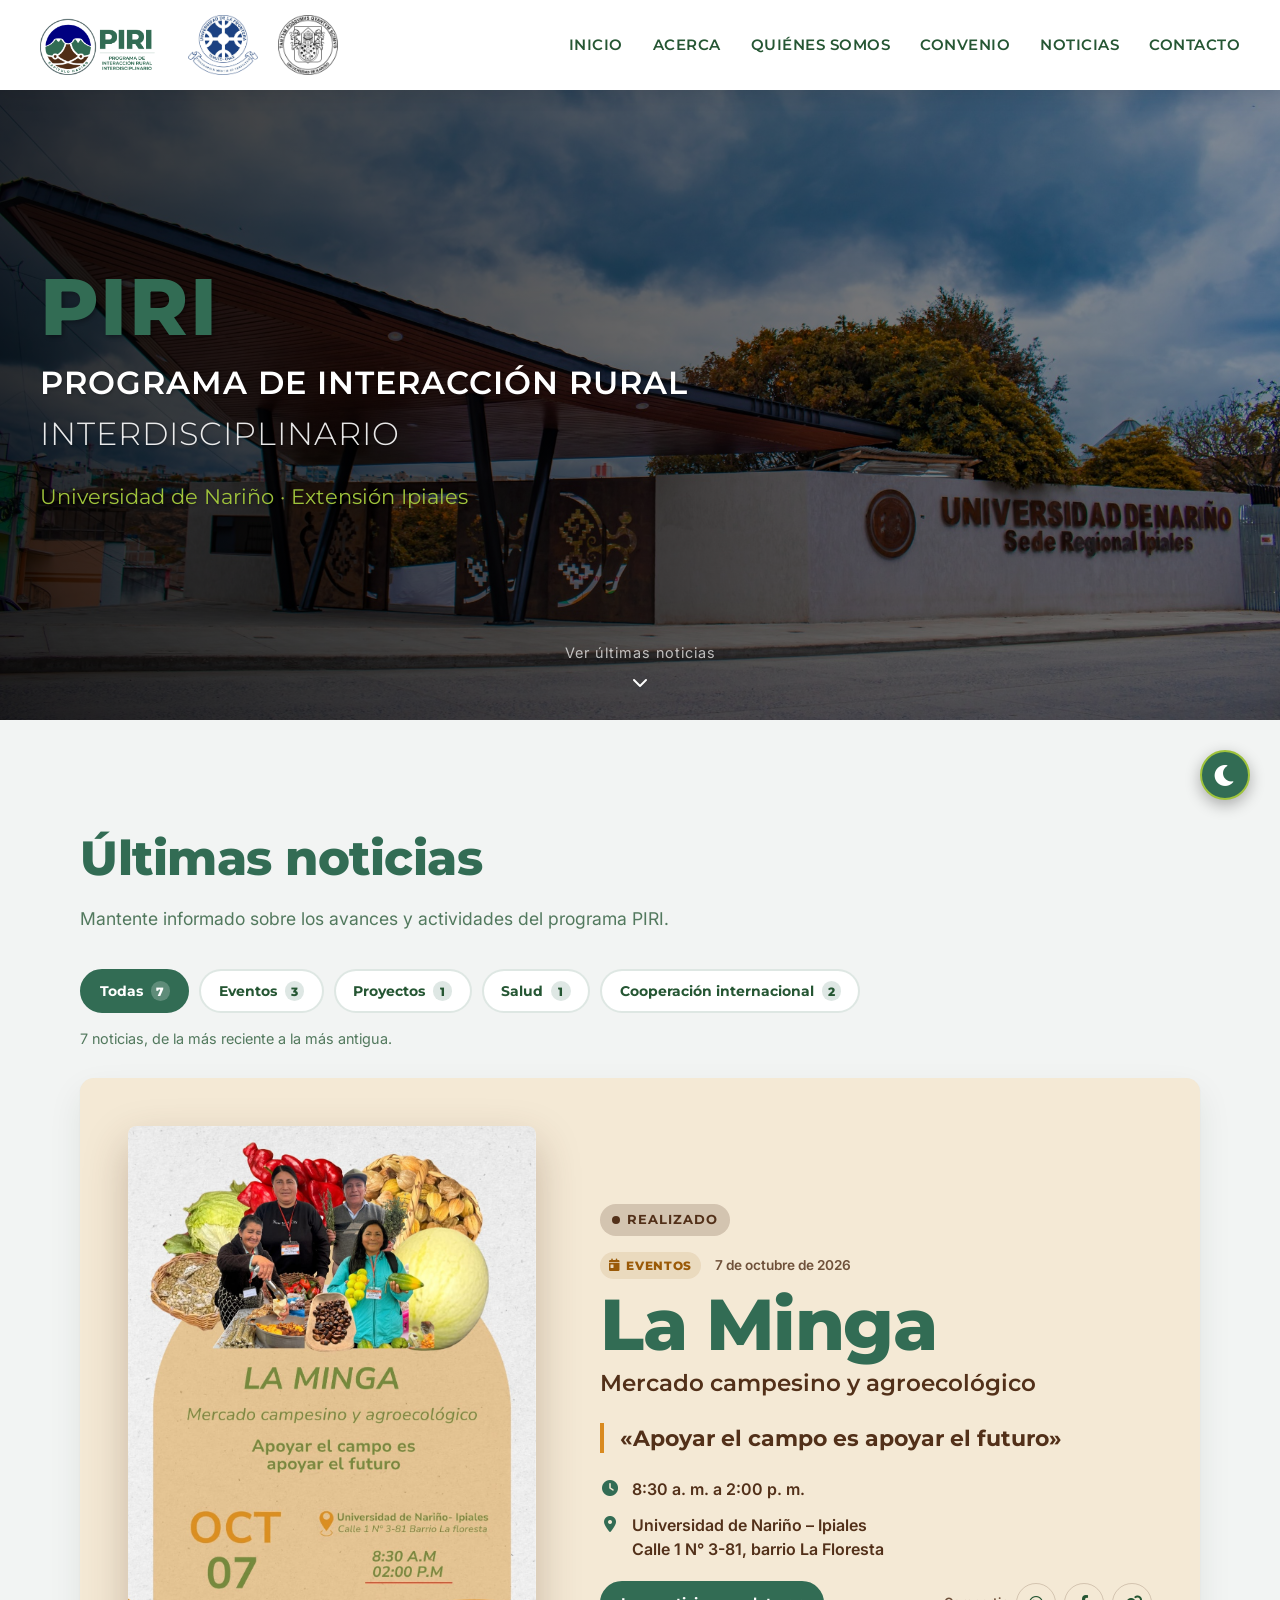
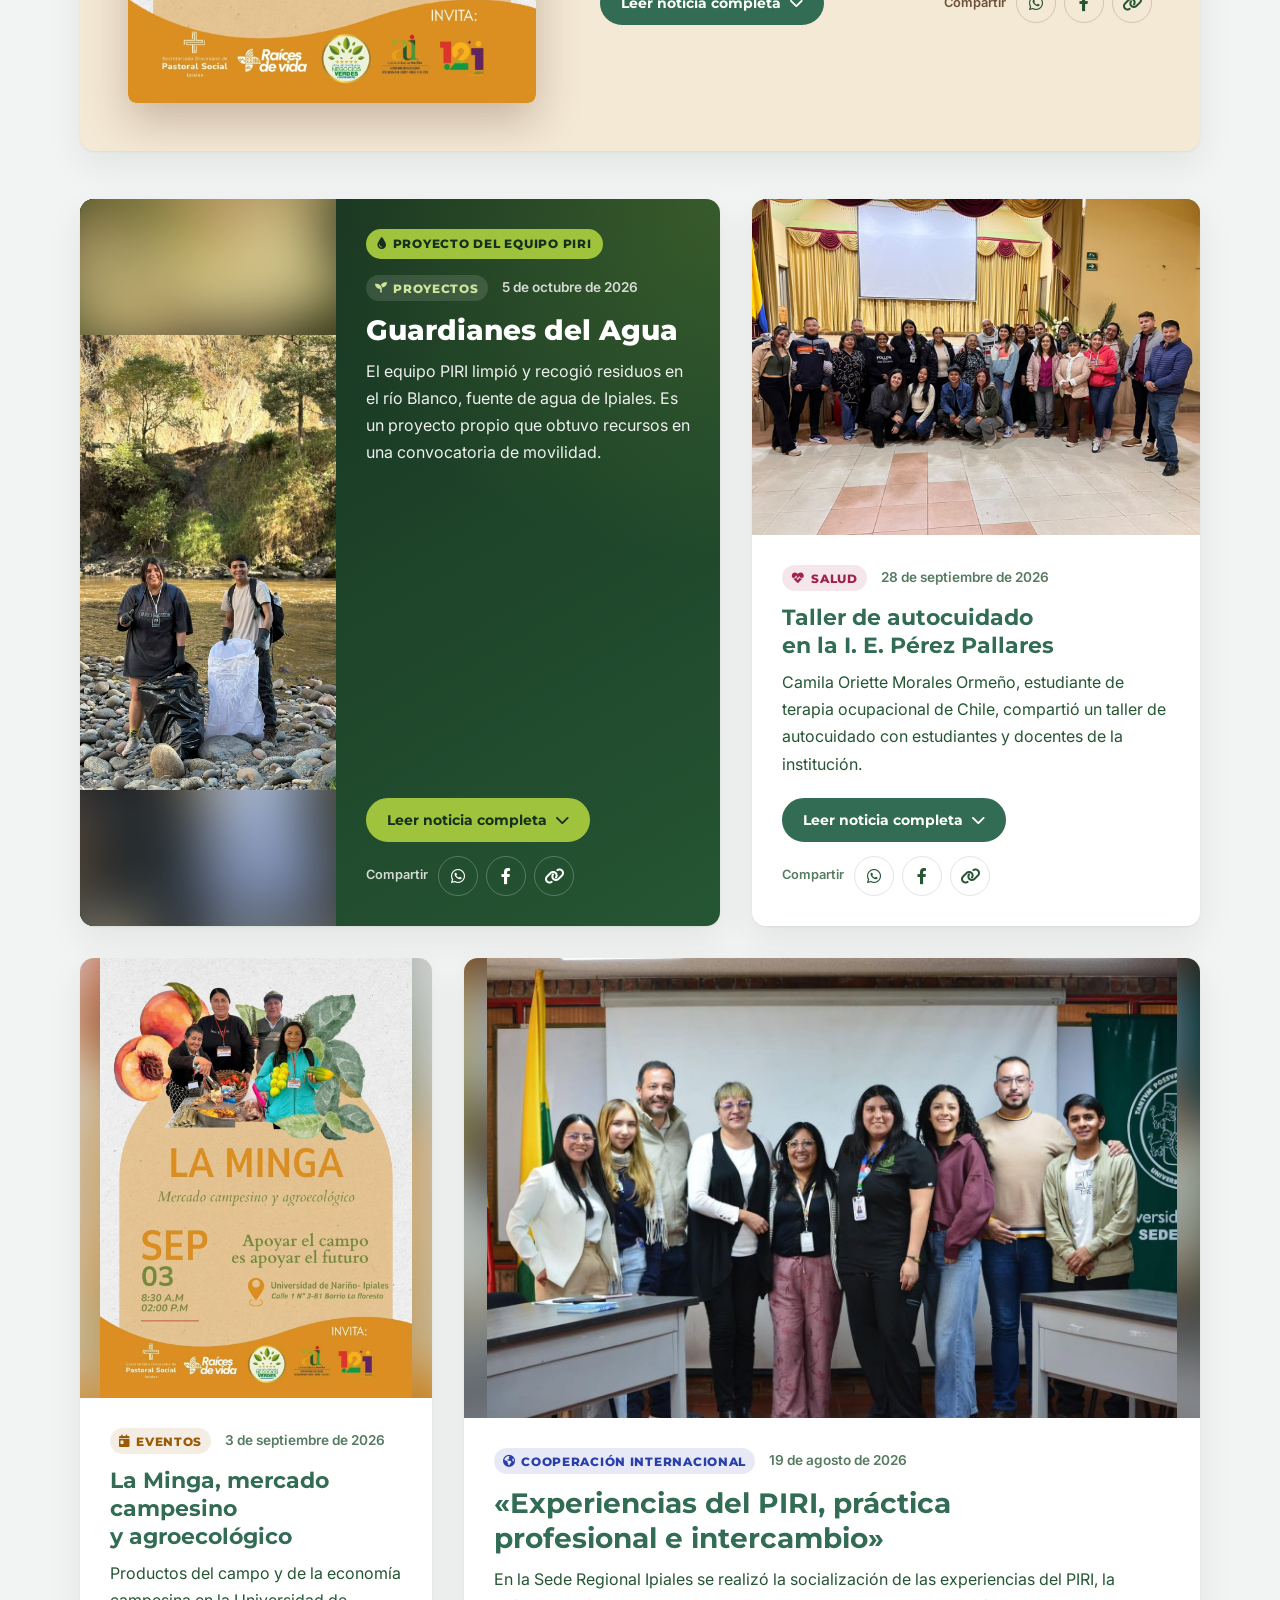
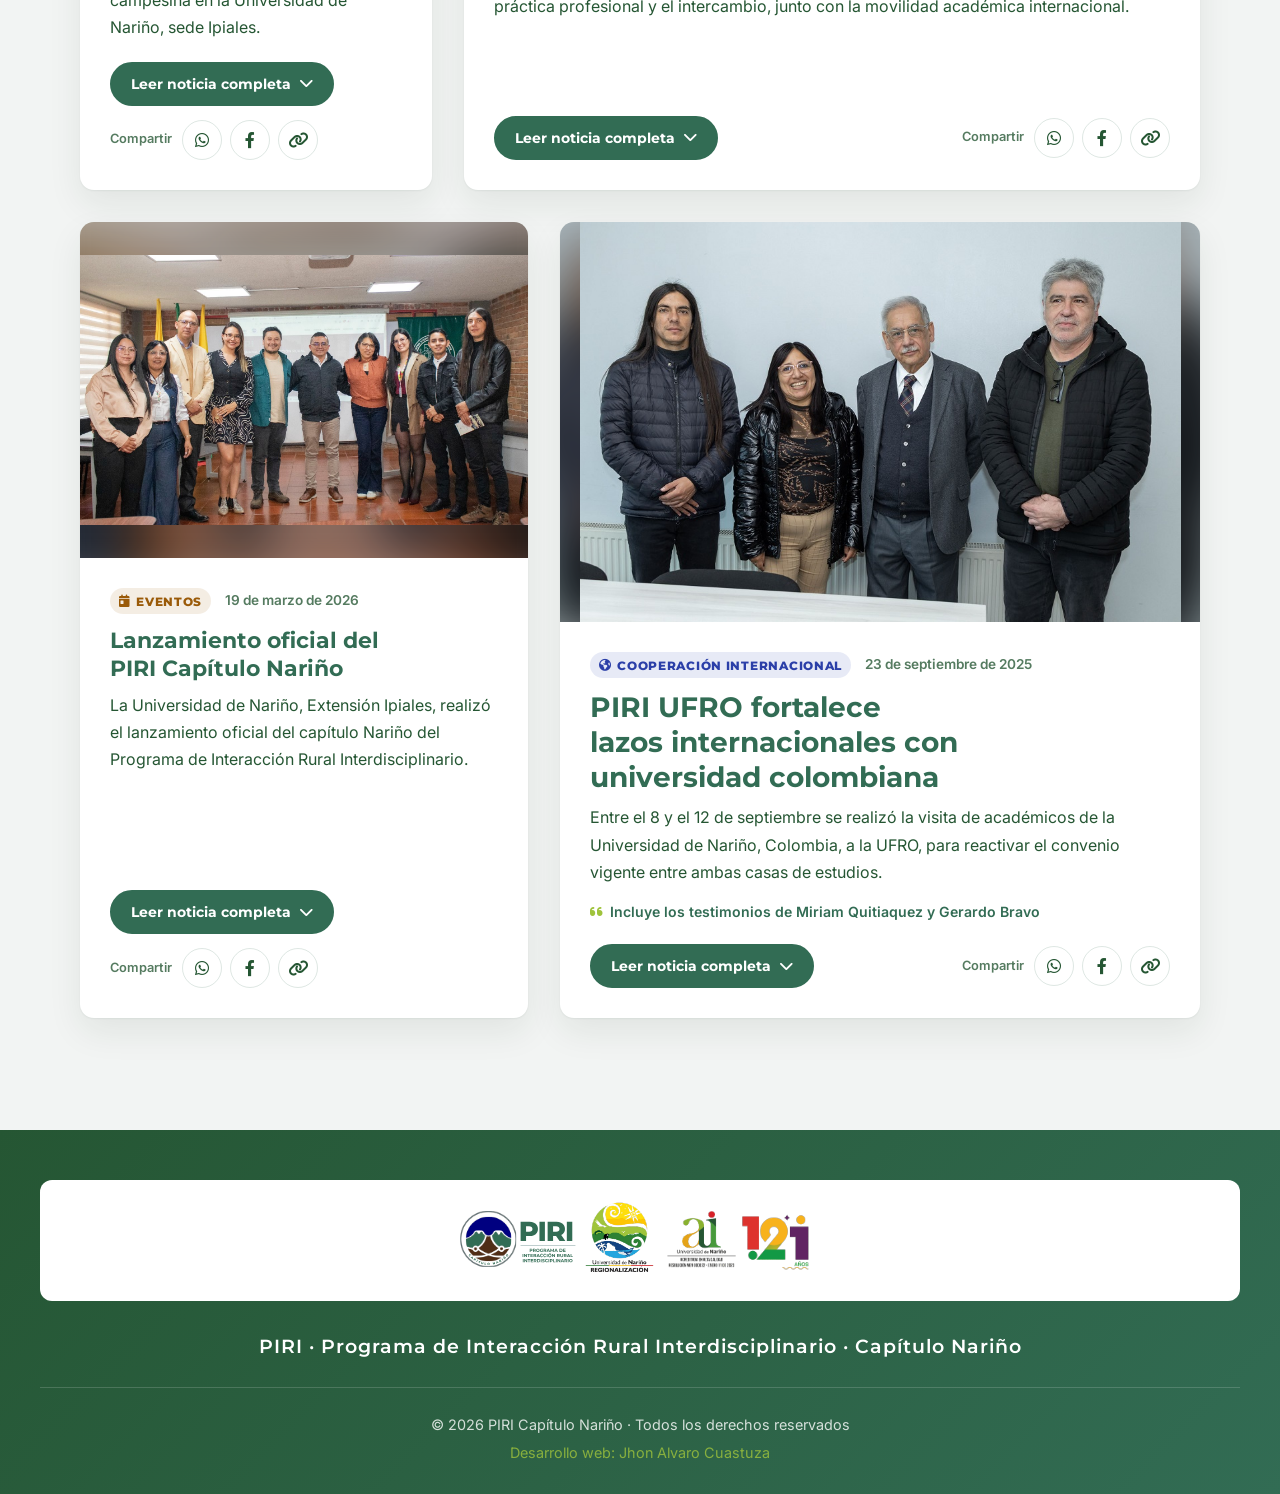
<file: noticias.html>
<!DOCTYPE html>
<html lang="es">
<head>
    <meta charset="UTF-8">
    <meta name="viewport" content="width=device-width, initial-scale=1.0">
    <title>Noticias · PIRI · UFRO · UDENAR</title>
    <meta name="description" content="Noticias del Programa de Interacción Rural Interdisciplinario (PIRI) – Capítulo Nariño: eventos, proyectos, salud y cooperación internacional.">

    <!-- Fuentes Montserrat e Inter -->
    <link rel="preconnect" href="https://fonts.googleapis.com">
    <link rel="preconnect" href="https://fonts.gstatic.com" crossorigin>
    <link href="https://fonts.googleapis.com/css2?family=Inter:opsz@14..32&family=Montserrat:wght@300;400;600;700;800&display=swap" rel="stylesheet">

    <!-- Font Awesome -->
    <link rel="stylesheet" href="https://cdnjs.cloudflare.com/ajax/libs/font-awesome/6.0.0-beta3/css/all.min.css">

    <!-- CSS compartido -->
    <link rel="stylesheet" href="css/estilos.css">
    <!-- CSS de la página de noticias -->
    <link rel="stylesheet" href="css/noticias.css">
</head>
<body class="pagina-noticias">
    <!-- ===== FONDO DE TEJIDO ANDINO ===== -->
    <div class="fondo-tejido"></div>

    <!-- ===== NAVEGACIÓN ===== -->
     <!-- ===== NAVEGACIÓN CON LOGOS INSTITUCIONALES ===== -->
<nav class="navbar">
    <div class="nav-container">
        <div class="logos-institucionales">
            <img src="imagenes/logo-piri.png" alt="PIRI Logo" class="logo-institucional logo-piri">
            <img src="imagenes/logo-ufro.png" alt="UFRO Logo" class="logo-institucional logo-ufro">
            <img src="imagenes/logo-udenar.png" alt="UDENAR Logo" class="logo-institucional logo-udenar">
        </div>
        <button class="nav-toggle" onclick="toggleMenu()">
            <i class="fas fa-bars"></i>
        </button>
        <ul class="nav-menu" id="navMenu">
            <li><a href="index.html" class="nav-link">INICIO</a></li>
            <li><a href="acerca.html" class="nav-link">ACERCA</a></li>
            <li><a href="quienes-somos.html" class="nav-link">QUIÉNES SOMOS</a></li>
            <li><a href="convenio.html" class="nav-link">CONVENIO</a></li>
            <li><a href="noticias.html" class="nav-link">NOTICIAS</a></li>
            <li><a href="direccion.html" class="nav-link">CONTACTO</a></li>
        </ul>
    </div>
</nav>

<main id="contenido">

    <!-- ===== HERO CON SLIDER ===== -->
<section class="hero-noticias">
    <div class="hero-noticias-slider">
        <div class="slide-noticias active" style="background-image: url('imagenes/fondo-hero-1.jpg');"></div>
        <div class="slide-noticias" style="background-image: url('imagenes/fondo-hero-2.jpg');"></div>
        <div class="slide-noticias" style="background-image: url('imagenes/fondo-hero-3.jpg');"></div>
        <div class="slide-noticias" style="background-image: url('imagenes/uni4.jpg');"></div>
        <div class="hero-overlay"></div>
    </div>

    <div class="hero-noticias-content">
        <h1 class="hero-titulo-noticias">
            <span class="linea1">PIRI</span>
            <span class="linea2">PROGRAMA DE INTERACCIÓN RURAL</span>
            <span class="linea3">INTERDISCIPLINARIO</span>
        </h1>
        <h2 class="hero-subtitulo-noticias">Universidad de Nariño · Extensión Ipiales</h2>
    </div>

    <!-- SCROLL INDICATOR (UNA SOLA VEZ) -->
    <div class="scroll-indicator">
        <span>Ver últimas noticias</span>
        <i class="fas fa-chevron-down"></i>
    </div>
</section>

    <!-- ===== NOTICIAS =====
         Cada noticia es un <article class="nt-noticia"> con:
         - id: dirección para enlazarla (noticias.html#id). Si se entra con ese enlace, la noticia se abre sola.
         - data-categoria: eventos, proyectos, salud o cooperacion (los filtros de arriba).
         - .nt-resumen: lo que se ve siempre; .nt-completa: lo que se despliega con "Leer noticia completa".
         js/noticias.js añade el botón de leer, los botones de compartir y el visor de fotos.
         Van de la más reciente a la más antigua. -->
    <section class="nt-seccion" id="ultimas-noticias" aria-labelledby="nt-titulo">
        <div class="nt-contenedor">
            <header class="nt-cabecera">
                <h2 class="nt-titulo" id="nt-titulo">Últimas noticias</h2>
                <p class="nt-intro">Mantente informado sobre los avances y actividades del programa PIRI.</p>
            </header>

            <div class="nt-filtros" role="group" aria-label="Filtrar noticias por categoría" hidden>
                <button type="button" class="nt-filtro" data-filtro="todas" aria-pressed="true">Todas</button>
                <button type="button" class="nt-filtro" data-filtro="eventos" aria-pressed="false">Eventos</button>
                <button type="button" class="nt-filtro" data-filtro="proyectos" aria-pressed="false">Proyectos</button>
                <button type="button" class="nt-filtro" data-filtro="salud" aria-pressed="false">Salud</button>
                <button type="button" class="nt-filtro" data-filtro="cooperacion" aria-pressed="false">Cooperación internacional</button>
            </div>
            <p class="nt-resultado" aria-live="polite"></p>

            <div class="nt-lista">

                <!-- 1. DESTACADA: La Minga de octubre. js/noticias.js muestra "Próximo evento" o "Realizado" según data-fin -->
                <article class="nt-noticia nt-destacada" id="la-minga-octubre-2026" data-categoria="eventos"
                         data-fin="2026-10-08T00:00:00-05:00" aria-labelledby="la-minga-octubre-2026-titulo">
                    <div class="nt-tarjeta">
                        <figure class="nt-foto nt-foto--natural">
                            <img src="imagenes/laminga.jpeg" width="1131" height="1600" decoding="async"
                                 alt="Afiche de La Minga, mercado campesino y agroecológico: cuatro productores con sus frutas, verduras y granos. 7 de octubre, de 8:30 a. m. a 2:00 p. m., en la Universidad de Nariño, Ipiales, Calle 1 N° 3-81, barrio La Floresta">
                        </figure>
                        <div class="nt-cuerpo">
                            <p class="nt-estado" hidden></p>
                            <div class="nt-meta">
                                <span class="nt-categoria"><i class="fas fa-calendar-day" aria-hidden="true"></i> Eventos</span>
                                <time datetime="2026-10-07">7 de octubre de 2026</time>
                            </div>
                            <h3 class="nt-noticia-titulo" id="la-minga-octubre-2026-titulo">La Minga <span>Mercado campesino y agroecológico</span></h3>
                            <p class="nt-lema">«Apoyar el campo es apoyar el futuro»</p>
                            <ul class="nt-datos">
                                <li>
                                    <i class="fas fa-clock" aria-hidden="true"></i>
                                    <span><time datetime="2026-10-07T08:30-05:00">8:30 a. m.</time> a <time datetime="2026-10-07T14:00-05:00">2:00 p. m.</time></span>
                                </li>
                                <li>
                                    <i class="fas fa-location-dot" aria-hidden="true"></i>
                                    <span>Universidad de Nariño – Ipiales<br>Calle 1 N° 3-81, barrio La Floresta</span>
                                </li>
                            </ul>
                            <div class="nt-completa">
                                <div class="nt-completa-interior">
                                    <p>La Minga reúne productos del campo y de la economía campesina en la Universidad de Nariño, sede Ipiales, con el lema «Apoyar el campo es apoyar el futuro».</p>
                                    <p class="nt-invitan"><strong>Invitan:</strong> Secretaría Diocesana de Pastoral Social Ipiales, Raíces de Vida, Aval de Confianza Negocios Verdes y Universidad de Nariño.</p>
                                </div>
                            </div>
                        </div>
                    </div>
                </article>

                <!-- 2. GUARDIANES DEL AGUA (proyecto propio, destacado) -->
                <article class="nt-noticia nt-importante" id="guardianes-del-agua" data-categoria="proyectos"
                         data-columnas="7" aria-labelledby="guardianes-del-agua-titulo">
                    <div class="nt-tarjeta">
                        <figure class="nt-foto">
                            <img src="imagenes/proyec1.jpeg" width="900" height="1600" loading="lazy" decoding="async"
                                 alt="Dos integrantes del equipo PIRI, con guantes, sostienen bolsas de residuos recogidos en la orilla pedregosa del río Blanco">
                        </figure>
                        <div class="nt-cuerpo">
                            <span class="nt-sello"><i class="fas fa-droplet" aria-hidden="true"></i> Proyecto del equipo PIRI</span>
                            <div class="nt-meta">
                                <span class="nt-categoria"><i class="fas fa-seedling" aria-hidden="true"></i> Proyectos</span>
                                <time datetime="2026-10-05">5 de octubre de 2026</time>
                            </div>
                            <h3 class="nt-noticia-titulo" id="guardianes-del-agua-titulo">Guardianes del Agua</h3>
                            <p class="nt-resumen">El equipo PIRI limpió y recogió residuos en el río Blanco, fuente de agua de Ipiales. Es un proyecto propio que obtuvo recursos en una convocatoria de movilidad.</p>
                            <div class="nt-completa">
                                <div class="nt-completa-interior">
                                    <p>El río Blanco abastece de agua a la zona urbana de Ipiales y enfrenta presiones como los residuos sólidos y los vertimientos.</p>
                                    <ul class="nt-ejes">
                                        <li><i class="fas fa-book-open" aria-hidden="true"></i> Educación ambiental sobre el cuidado del agua</li>
                                        <li><i class="fas fa-hand-holding-droplet" aria-hidden="true"></i> Jornadas comunitarias de limpieza</li>
                                    </ul>
                                    <p>Guardianes del Agua combina estas dos líneas de trabajo. El 5 de octubre, el equipo recogió y clasificó residuos en un sector del río.</p>
                                </div>
                            </div>
                        </div>
                    </div>
                </article>

                <!-- 3. TALLER DE AUTOCUIDADO -->
                <article class="nt-noticia" id="taller-autocuidado" data-categoria="salud"
                         data-columnas="5" aria-labelledby="taller-autocuidado-titulo">
                    <div class="nt-tarjeta">
                        <figure class="nt-foto">
                            <img src="imagenes/eventoori.jpeg" width="1280" height="960" loading="lazy" decoding="async"
                                 alt="Una veintena de estudiantes y docentes posan en grupo en un salón de actos, frente al escenario con telón dorado y pantalla de proyección">
                        </figure>
                        <div class="nt-cuerpo">
                            <div class="nt-meta">
                                <span class="nt-categoria"><i class="fas fa-heart-pulse" aria-hidden="true"></i> Salud</span>
                                <time datetime="2026-09-28">28 de septiembre de 2026</time>
                            </div>
                            <h3 class="nt-noticia-titulo" id="taller-autocuidado-titulo">Taller de autocuidado en la I.&nbsp;E. Pérez Pallares</h3>
                            <p class="nt-resumen">Camila Oriette Morales Ormeño, estudiante de terapia ocupacional de Chile, compartió un taller de autocuidado con estudiantes y docentes de la institución.</p>
                            <div class="nt-completa">
                                <div class="nt-completa-interior">
                                    <p>El taller se centró en una idea:</p>
                                    <p class="nt-idea">Cuidar el cuerpo y la mente para poder cuidar a quienes nos rodean.</p>
                                </div>
                            </div>
                        </div>
                    </div>
                </article>

                <!-- 4. LA MINGA DE SEPTIEMBRE -->
                <article class="nt-noticia" id="la-minga-septiembre-2026" data-categoria="eventos"
                         data-columnas="4" aria-labelledby="la-minga-septiembre-2026-titulo">
                    <div class="nt-tarjeta">
                        <figure class="nt-foto nt-foto--afiche">
                            <img src="imagenes/laminga01.jpg" width="1018" height="1440" loading="lazy" decoding="async"
                                 alt="Afiche de La Minga, mercado campesino y agroecológico: cuatro productores con frutas, verduras y productos de la región. 3 de septiembre, de 8:30 a. m. a 2:00 p. m., en la Universidad de Nariño, Ipiales, Calle 1 N° 3-81, barrio La Floresta">
                        </figure>
                        <div class="nt-cuerpo">
                            <div class="nt-meta">
                                <span class="nt-categoria"><i class="fas fa-calendar-day" aria-hidden="true"></i> Eventos</span>
                                <time datetime="2026-09-03">3 de septiembre de 2026</time>
                            </div>
                            <h3 class="nt-noticia-titulo" id="la-minga-septiembre-2026-titulo">La Minga, mercado campesino y agroecológico</h3>
                            <p class="nt-resumen">Productos del campo y de la economía campesina en la Universidad de Nariño, sede Ipiales.</p>
                            <div class="nt-completa">
                                <div class="nt-completa-interior">
                                    <p class="nt-lema">«Apoyar el campo es apoyar el futuro»</p>
                                    <ul class="nt-datos">
                                        <li>
                                            <i class="fas fa-clock" aria-hidden="true"></i>
                                            <span><time datetime="2026-09-03T08:30-05:00">8:30 a. m.</time> a <time datetime="2026-09-03T14:00-05:00">2:00 p. m.</time></span>
                                        </li>
                                        <li>
                                            <i class="fas fa-location-dot" aria-hidden="true"></i>
                                            <span>Universidad de Nariño – Ipiales<br>Calle 1 N° 3-81, barrio La Floresta</span>
                                        </li>
                                    </ul>
                                    <p class="nt-invitan"><strong>Invitan:</strong> Secretaría Diocesana de Pastoral Social Ipiales, Raíces de Vida, Aval de Confianza Negocios Verdes y Universidad de Nariño.</p>
                                </div>
                            </div>
                        </div>
                    </div>
                </article>

                <!-- 5. SOCIALIZACIÓN Y MOVILIDAD ACADÉMICA INTERNACIONAL -->
                <article class="nt-noticia" id="socializacion-movilidad" data-categoria="cooperacion"
                         data-columnas="8" aria-labelledby="socializacion-movilidad-titulo">
                    <div class="nt-tarjeta">
                        <figure class="nt-foto">
                            <img src="imagenes/medicina.jpg" width="1440" height="960" loading="lazy" decoding="async"
                                 alt="Diez estudiantes y docentes posan en grupo en un salón de la Universidad de Nariño, sede Ipiales, junto a la bandera de Nariño y el pendón verde de la universidad">
                        </figure>
                        <div class="nt-cuerpo">
                            <div class="nt-meta">
                                <span class="nt-categoria"><i class="fas fa-earth-americas" aria-hidden="true"></i> Cooperación internacional</span>
                                <time datetime="2026-08-19">19 de agosto de 2026</time>
                            </div>
                            <h3 class="nt-noticia-titulo" id="socializacion-movilidad-titulo">«Experiencias del PIRI, práctica profesional e intercambio»</h3>
                            <p class="nt-resumen">En la Sede Regional Ipiales se realizó la socialización de las experiencias del PIRI, la práctica profesional y el intercambio, junto con la movilidad académica internacional.</p>
                            <div class="nt-completa">
                                <div class="nt-completa-interior">
                                    <ul class="nt-datos">
                                        <li>
                                            <i class="fas fa-calendar-day" aria-hidden="true"></i>
                                            <span>Miércoles <time datetime="2026-08-19">19 de agosto de 2026</time></span>
                                        </li>
                                        <li>
                                            <i class="fas fa-clock" aria-hidden="true"></i>
                                            <span><time datetime="2026-08-19T10:00-05:00">10:00 a. m.</time></span>
                                        </li>
                                        <li>
                                            <i class="fas fa-location-dot" aria-hidden="true"></i>
                                            <span>Auditorio Gonzalo Bravo Pérez<br>Sede Regional Ipiales</span>
                                        </li>
                                    </ul>
                                </div>
                            </div>
                        </div>
                    </div>
                </article>

                <!-- 6. LANZAMIENTO OFICIAL (19 de marzo de 2026) -->
                <article class="nt-noticia" id="lanzamiento-piri-narino" data-categoria="eventos"
                         data-columnas="5" aria-labelledby="lanzamiento-piri-narino-titulo">
                    <div class="nt-tarjeta">
                        <figure class="nt-foto">
                            <img src="imagenes/lanza.jpeg" width="1600" height="963" loading="lazy" decoding="async"
                                 alt="Once docentes, estudiantes e invitados posan en grupo en un salón de la Universidad de Nariño, frente a una pantalla que proyecta el sitio web del PIRI, junto a banderas y el pendón verde de la universidad">
                        </figure>
                        <div class="nt-cuerpo">
                            <div class="nt-meta">
                                <span class="nt-categoria"><i class="fas fa-calendar-day" aria-hidden="true"></i> Eventos</span>
                                <time datetime="2026-03-19">19 de marzo de 2026</time>
                            </div>
                            <h3 class="nt-noticia-titulo" id="lanzamiento-piri-narino-titulo">Lanzamiento oficial del PIRI Capítulo Nariño</h3>
                            <p class="nt-resumen">La Universidad de Nariño, Extensión Ipiales, realizó el lanzamiento oficial del capítulo Nariño del Programa de Interacción Rural Interdisciplinario.</p>
                            <div class="nt-completa">
                                <div class="nt-completa-interior">
                                    <p>El lanzamiento se llevó a cabo el 19 de marzo de 2026, a las 8:30 a. m., en el Auditorio Gonzalo Bravo Pérez de la Sede Regional Ipiales.</p>
                                    <p>La invitación estuvo dirigida a docentes, estudiantes y administrativos, para ser parte de este proceso que impulsa la interacción social y el compromiso con nuestro territorio.</p>
                                    <ul class="nt-sellos">
                                        <li>Convenio REI-259422</li>
                                        <li>Universidad de Nariño</li>
                                        <li>Universidad de La Frontera</li>
                                    </ul>
                                </div>
                            </div>
                        </div>
                    </div>
                </article>

                <!-- 7. PIRI UFRO Y LA UNIVERSIDAD DE NARIÑO (23 de septiembre de 2025) -->
                <article class="nt-noticia" id="piri-ufro-lazos-internacionales" data-categoria="cooperacion"
                         data-columnas="7" aria-labelledby="piri-ufro-lazos-internacionales-titulo">
                    <div class="nt-tarjeta">
                        <figure class="nt-foto">
                            <img src="imagenes/fondo-hero-4.jpg" width="900" height="599" loading="lazy" decoding="async"
                                 alt="Cuatro académicos, tres hombres y una mujer, posan de pie en una sala de reuniones durante la visita de la Universidad de Nariño a la UFRO">
                        </figure>
                        <div class="nt-cuerpo">
                            <div class="nt-meta">
                                <span class="nt-categoria"><i class="fas fa-earth-americas" aria-hidden="true"></i> Cooperación internacional</span>
                                <time datetime="2025-09-23">23 de septiembre de 2025</time>
                            </div>
                            <h3 class="nt-noticia-titulo" id="piri-ufro-lazos-internacionales-titulo">PIRI UFRO fortalece lazos internacionales con universidad colombiana</h3>
                            <p class="nt-resumen">Entre el 8 y el 12 de septiembre se realizó la visita de académicos de la Universidad de Nariño, Colombia, a la UFRO, para reactivar el convenio vigente entre ambas casas de estudios.</p>
                            <p class="nt-aviso-testimonios"><i class="fas fa-quote-left" aria-hidden="true"></i> Incluye los testimonios de Miriam Quitiaquez y Gerardo Bravo</p>
                            <div class="nt-completa">
                                <div class="nt-completa-interior">
                                    <p>Los académicos <strong>Gerardo Bravo y Miriam Quitiaquez</strong> realizaron una fructífera visita a la U. de La Frontera con el objetivo de retomar el trabajo que se había desplegado hace más de diez años con el PIRI. En el marco de su apretada agenda sostuvieron una reunión protocolar con el decano de la Facultad de Medicina, <strong>Dr. Wilfried Diener</strong>, y se interiorizaron del trabajo de nuestra universidad.</p>

                                    <p>La Universidad de Nariño mantiene vigente un convenio de cooperación internacional con la UFRO y que es el marco para el trabajo específico que se dará nuevamente con el PIRI, cuyo coordinador y académico del departamento de Salud Pública, <strong>Marcelo Carrasco</strong>, explicó: <em>"El PIRI es la presencia permanente en el territorio, pero siendo parte de éste y eso es lo que los académicos de Nariño conocieron, con la idea de que en el 2026 puedan volver a implementarlo en Colombia y haya movilidad con reciprocidad entre nuestras universidades".</em></p>

                                    <p>Esta movilidad permitirá recibir estudiantes de Colombia en el PIRI que contarán con el apoyo de la UFRO y que estudiantes chilenos puedan ir a la sede de Ipiales de la U. de Nariño, casa de estudios que en la actualidad tiene 18 mil estudiantes y su sede principal está en la ciudad de Pasto.</p>

                                    <blockquote class="nt-testimonio">
                                        <p>Esperamos retomar el proceso con el convenio marco entre ambas universidades y un convenio específico para la sede Ipiales. Ha sido una experiencia reconfortante ya que es muy interesante vernos como pares y hacer un intercambio. Estamos preparados para la reciprocidad en el proceso PIRI y en otras facultades.</p>
                                        <cite>— Miriam Quitiaquez, docente del departamento de Comercio Internacional y Mercadeo</cite>
                                    </blockquote>

                                    <blockquote class="nt-testimonio">
                                        <p>Suscribimos un convenio marco entre las dos universidades que nos permite darle continuidad al proceso anterior. El PIRI se ha convertido en un embajador de la UFRO y es un ejercicio que pretendemos replicar ya que compartimos características entre las universidades, pero también problemáticas latinoamericanas que como universidades podríamos resolver o plantear alternativas.</p>
                                        <cite>— Gerardo Bravo, coordinador de la sede Ipiales</cite>
                                    </blockquote>

                                    <p>Para los académicos de Colombia y de la UFRO, en los <strong>34 años del PIRI</strong>, esta alianza significa un nuevo paso en su consolidación como embajador internacional, modelo de trabajo para el país y el extranjero, paradigma de universidad que prioriza la formación en términos de formación y valores, y un actor universitario de presencia real en diversos territorios.</p>

                                    <p><em>"Esperamos volver a implementar el PIRI en nuestra universidad desde el 2026, nuestra sede se ha preparado para retomar el trabajo y comenzar con la movilidad estudiantil"</em>, cerraron los académicos colombianos.</p>
                                </div>
                            </div>
                        </div>
                    </div>
                </article>

            </div>
        </div>

        <!-- Visor de fotos ampliadas -->
        <dialog class="nt-visor" aria-label="Foto ampliada">
            <figure class="nt-visor-figura">
                <img class="nt-visor-imagen" alt="">
                <figcaption class="nt-visor-leyenda"></figcaption>
            </figure>
            <button type="button" class="nt-visor-cerrar" aria-label="Cerrar foto ampliada"><i class="fas fa-xmark" aria-hidden="true"></i></button>
        </dialog>

        <!-- Aviso breve (por ejemplo, "Enlace copiado") -->
        <p class="nt-aviso" role="status" aria-live="polite"></p>
    </section>

</main>

    <!-- ===== FOOTER ===== -->
    <footer class="footer-principal">
        <div class="footer-contenedor">
            <div class="footer-logos-horizontal">
                <img src="imagenes/logos.svg" alt="Logos institucionales" class="footer-logos-svg">
            </div>
            <div class="footer-info">
                <p class="footer-programa">PIRI · Programa de Interacción Rural Interdisciplinario · Capítulo Nariño</p>
            </div>
            <div class="footer-creditos">
                <p>© 2026 PIRI Capítulo Nariño · Todos los derechos reservados</p>
                <p class="footer-desarrollo">Desarrollo web: Jhon Alvaro Cuastuza</p>
            </div>
        </div>
    </footer>

    <script src="js/script.js"></script>
    <script src="js/noticias.js"></script>
    <!-- ===== BOTÓN DE MODO OSCURO/CLARO ===== -->
<button id="darkModeToggle" class="dark-mode-toggle" aria-label="Cambiar modo oscuro">
    <i class="fas fa-moon"></i>
    <i class="fas fa-sun" style="display: none;"></i>
</button>
</body>
</html>
</file>
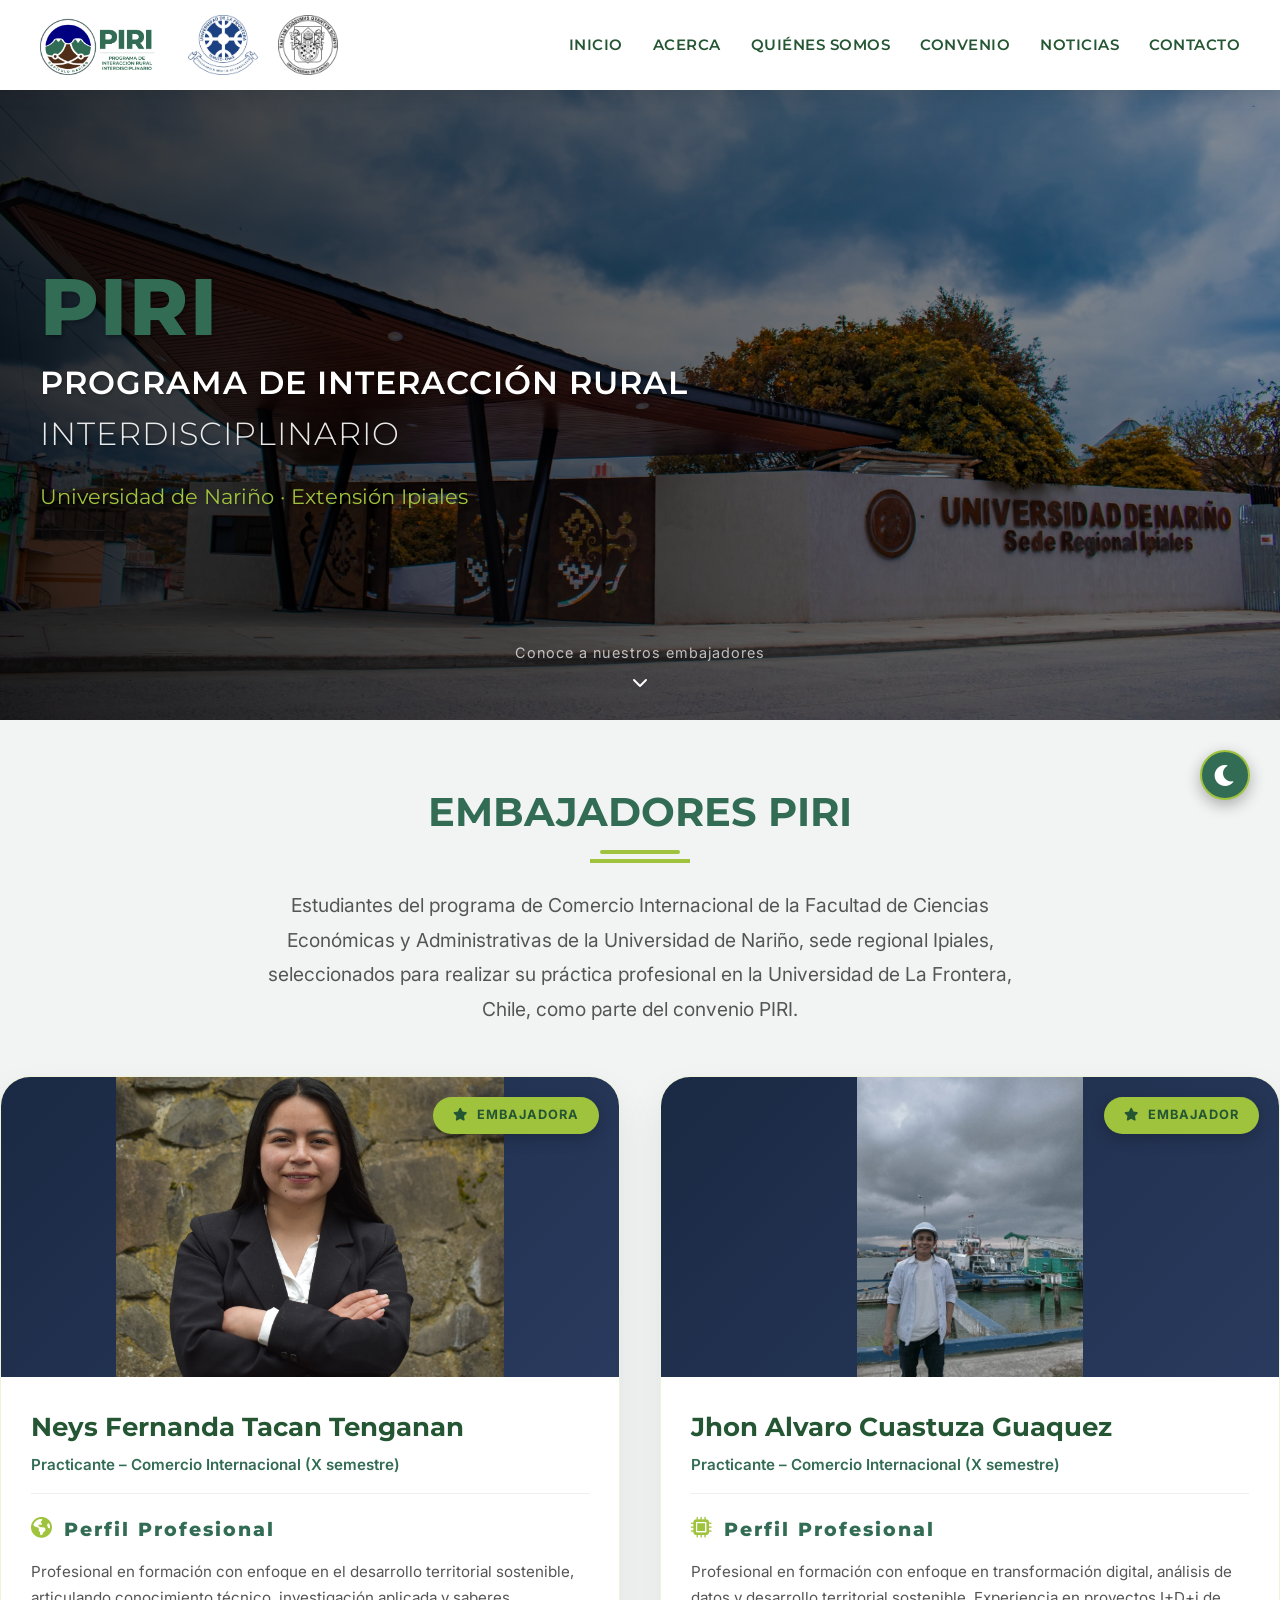
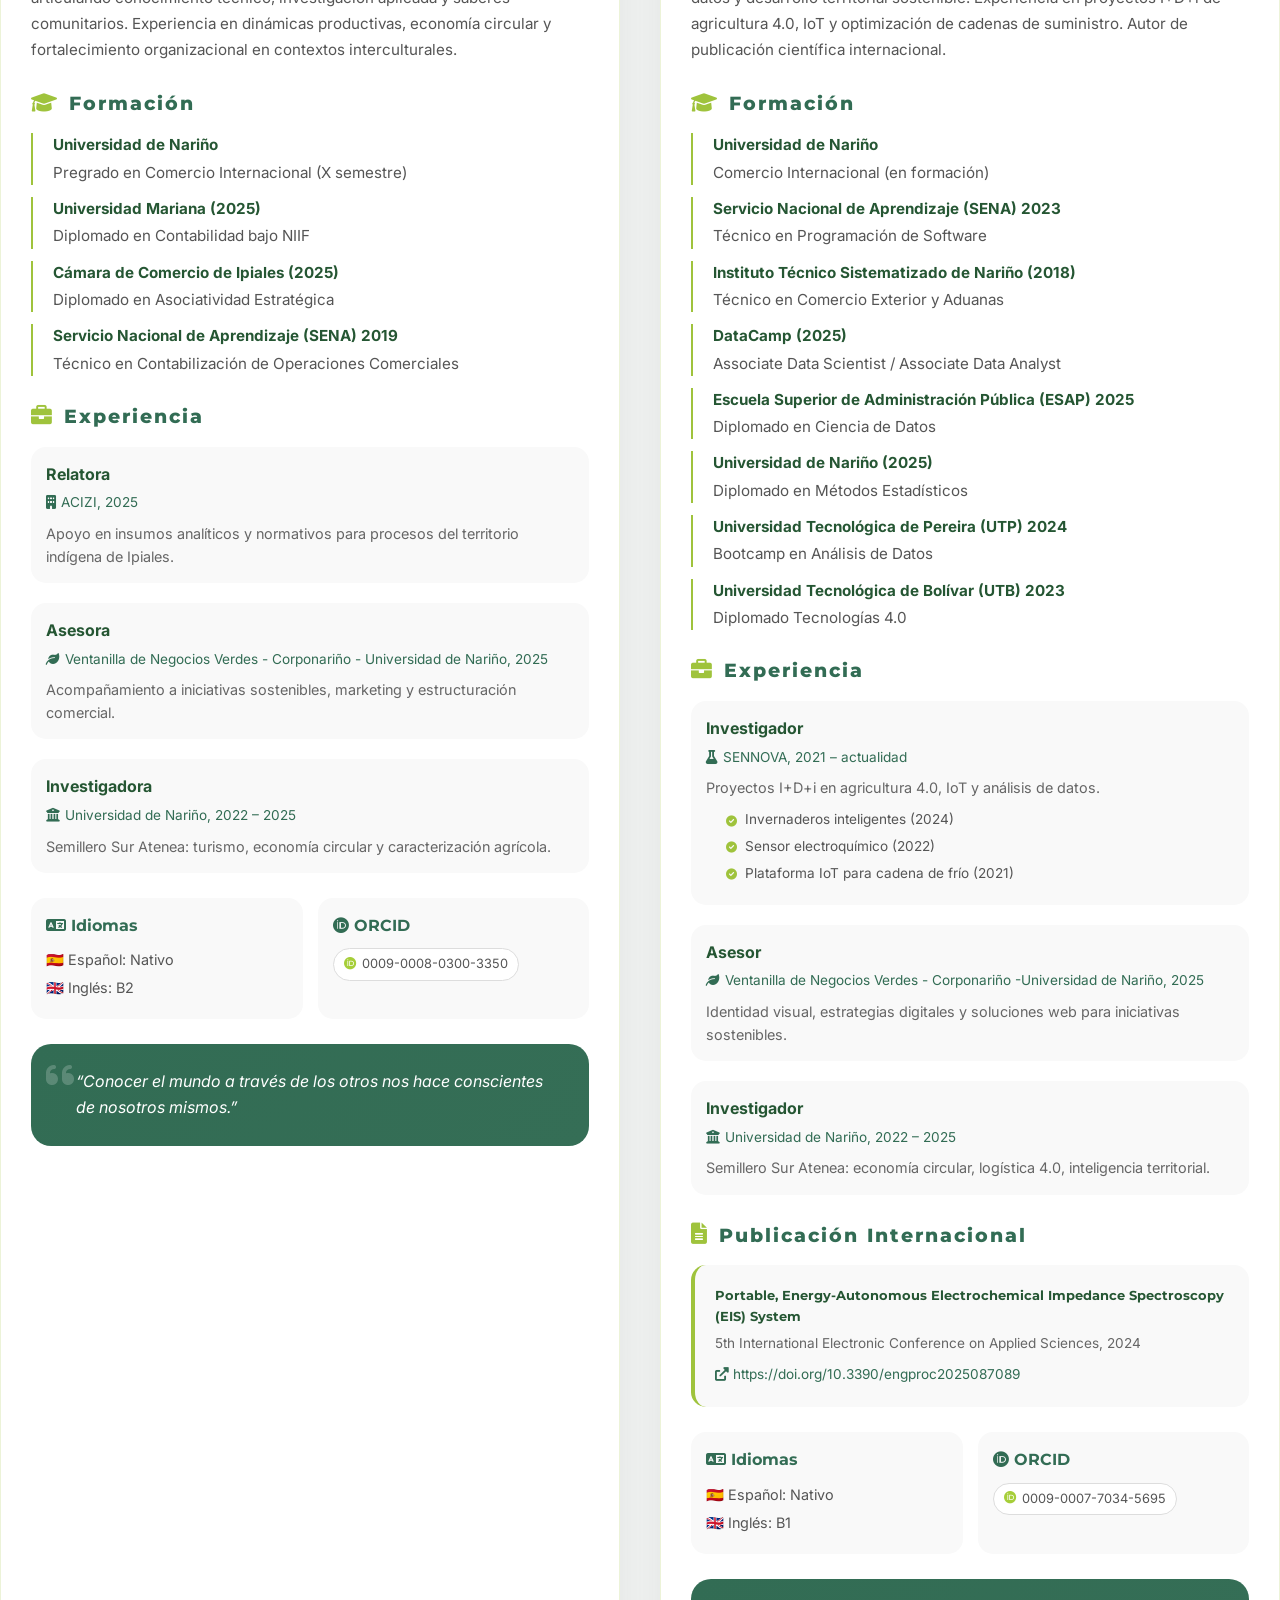
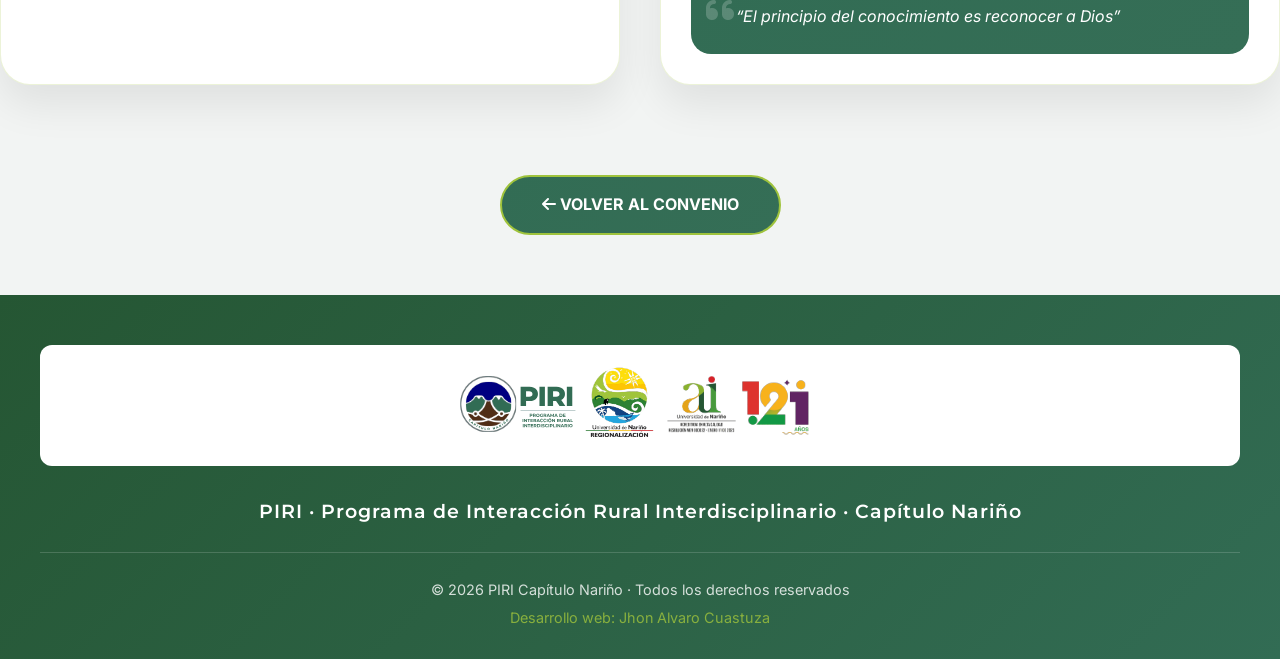
<file: perfiles.html>
<!DOCTYPE html>
<html lang="es">
<head>
    <meta charset="UTF-8">
    <meta name="viewport" content="width=device-width, initial-scale=1.0">
    <title>Embajadores PIRI · Perfiles · Convenio UFRO · UDENAR</title>
    
    <!-- Fuentes Montserrat e Inter -->
    <link rel="preconnect" href="https://fonts.googleapis.com">
    <link rel="preconnect" href="https://fonts.gstatic.com" crossorigin>
    <link href="https://fonts.googleapis.com/css2?family=Inter:opsz@14..32&family=Montserrat:wght@300;400;600;700;800&display=swap" rel="stylesheet">
    
    <!-- Font Awesome -->
    <link rel="stylesheet" href="https://cdnjs.cloudflare.com/ajax/libs/font-awesome/6.0.0-beta3/css/all.min.css">
    
    <!-- CSS compartido -->
    <link rel="stylesheet" href="css/estilos.css">
    
    <style>
        /* ===== MENÚ HAMBURGUESA FUNCIONAL ===== */
        .nav-toggle {
            display: none;
            font-size: 2rem;
            background: none;
            border: none;
            color: var(--verde-piri);
            cursor: pointer;
            padding: 10px;
        }

        @media (max-width: 768px) {
            .nav-toggle {
                display: block !important;
            }

            .nav-menu {
                display: none !important;
                position: absolute;
                top: 80px;
                left: 0;
                width: 100%;
                background: white;
                flex-direction: column;
                align-items: center;
                padding: 20px 0;
                gap: 15px;
                box-shadow: 0 5px 10px rgba(0,0,0,0.1);
                z-index: 999;
            }

            .nav-menu.show {
                display: flex !important;
            }
        }

        /* ===== HERO PARA PERFILES (IGUAL A LAS DEMÁS PÁGINAS) ===== */
        .hero-perfiles {
            position: relative;
            min-height: 80vh;
            display: flex;
            align-items: center;
            padding: 120px 40px 60px;
            overflow: hidden;
        }

        .hero-perfiles-slider {
            position: absolute;
            top: 0;
            left: 0;
            width: 100%;
            height: 100%;
            z-index: 1;
        }

        .slide-perfiles {
            position: absolute;
            top: 0;
            left: 0;
            width: 100%;
            height: 100%;
            background-size: cover;
            background-position: center;
            opacity: 0;
            transition: opacity 1.5s ease;
        }

        .slide-perfiles.active {
            opacity: 1;
        }

        .hero-perfiles-content {
            position: relative;
            z-index: 3;
            max-width: 1400px;
            margin: 0 auto;
            width: 100%;
            color: white;
        }

        .hero-titulo-perfiles {
            font-family: var(--fuente-titulos);
            margin-bottom: 20px;
        }

        .hero-titulo-perfiles .linea1 {
            font-size: 5rem;
            font-weight: 800;
            color: var(--verde-piri);
            display: block;
            line-height: 1;
            letter-spacing: 2px;
            text-shadow: 2px 2px 4px rgba(0,0,0,0.3);
        }

        .hero-titulo-perfiles .linea2 {
            font-size: 2rem;
            font-weight: 600;
            display: block;
            margin-top: 10px;
            letter-spacing: 1px;
            text-shadow: 1px 1px 3px rgba(0,0,0,0.3);
        }

        .hero-titulo-perfiles .linea3 {
            font-size: 2rem;
            font-weight: 300;
            display: block;
            opacity: 0.9;
            letter-spacing: 1px;
            text-shadow: 1px 1px 3px rgba(0,0,0,0.3);
        }

        .hero-subtitulo-perfiles {
            font-family: var(--fuente-titulos);
            font-weight: 400;
            font-size: 1.3rem;
            color: var(--verde-brillante);
            text-shadow: 1px 1px 3px rgba(0,0,0,0.3);
        }

        /* ===== TÍTULO DE LA SECCIÓN ===== */
        .perfiles-intro {
            text-align: center;
            max-width: 800px;
            margin: 60px auto 40px;
            padding: 0 20px;
        }

        .perfiles-intro h2 {
            font-family: var(--fuente-titulos);
            font-size: 2.5rem;
            color: var(--verde-piri);
            margin-bottom: 15px;
            position: relative;
            display: inline-block;
        }

        .perfiles-intro h2::after {
            content: '';
            position: absolute;
            bottom: -10px;
            left: 50%;
            transform: translateX(-50%);
            width: 80px;
            height: 4px;
            background: var(--verde-brillante);
            border-radius: 2px;
        }

        .perfiles-intro p {
            font-size: 1.2rem;
            color: #555;
            line-height: 1.8;
            margin-top: 25px;
        }

        /* ===== TARJETAS DE PERFIL OPTIMIZADAS ===== */
        .perfiles-grid {
            display: grid;
            grid-template-columns: repeat(2, 1fr);
            gap: 40px;
            margin: 50px 0;
        }

        .perfil-card {
            background: white;
            border-radius: 30px;
            overflow: hidden;
            box-shadow: 0 20px 40px rgba(0,0,0,0.08);
            transition: all 0.4s;
            border: 1px solid rgba(159,195,60,0.2);
        }

        .perfil-card:hover {
            transform: translateY(-10px);
            box-shadow: 0 30px 60px rgba(50,108,84,0.15);
            border-color: var(--verde-brillante);
        }

        .perfil-imagen {
            position: relative;
            height: 300px;
            overflow: hidden;
            display: flex;
            align-items: center;
            justify-content: center;
            background: linear-gradient(135deg, #1a2a44, #2a3a5e);
        }

        .foto-perfil {
            width: 100%;
            height: 100%;
            object-fit: contain;
            object-position: center;
            transition: transform 0.6s;
        }

        .perfil-card:hover .foto-perfil {
            transform: scale(1.02);
        }

        .perfil-badge {
            position: absolute;
            top: 20px;
            right: 20px;
            background: var(--verde-brillante);
            color: var(--verde-oscuro);
            padding: 8px 20px;
            border-radius: 40px;
            font-size: 0.8rem;
            font-weight: 700;
            letter-spacing: 1px;
            box-shadow: 0 5px 15px rgba(0,0,0,0.2);
            z-index: 10;
        }

        .perfil-badge i {
            margin-right: 5px;
        }

        .perfil-contenido {
            padding: 30px;
        }

        .perfil-contenido h3 {
            font-family: var(--fuente-titulos);
            font-size: 1.6rem;
            color: var(--verde-oscuro);
            margin-bottom: 5px;
        }

        .perfil-subtitulo {
            color: var(--verde-piri);
            font-weight: 600;
            margin-bottom: 20px;
            font-size: 0.95rem;
            padding-bottom: 15px;
            border-bottom: 1px solid #eee;
        }

        /* Secciones internas */
        .perfil-seccion {
            margin-bottom: 25px;
        }

        .seccion-titulo {
            display: flex;
            align-items: center;
            gap: 10px;
            font-family: var(--fuente-titulos);
            font-size: 1.2rem;
            color: var(--verde-piri);
            margin-bottom: 15px;
        }

        .seccion-titulo i {
            font-size: 1.3rem;
            color: var(--verde-brillante);
        }

        .perfil-texto {
            color: #555;
            line-height: 1.7;
            font-size: 0.95rem;
        }

        /* Lista de formación */
        .formacion-lista {
            list-style: none;
        }

        .formacion-lista li {
            margin-bottom: 12px;
            padding-left: 20px;
            border-left: 2px solid var(--verde-brillante);
            color: #555;
            font-size: 0.95rem;
        }

        .formacion-lista strong {
            color: var(--verde-oscuro);
            display: block;
            margin-bottom: 3px;
        }

        /* Experiencia */
        .experiencia-item {
            margin-bottom: 20px;
            padding: 15px;
            background: #f9f9f9;
            border-radius: 15px;
        }

        .experiencia-titulo {
            font-weight: 700;
            color: var(--verde-oscuro);
            margin-bottom: 5px;
        }

        .experiencia-lugar {
            color: var(--verde-piri);
            font-size: 0.85rem;
            margin-bottom: 8px;
            display: flex;
            align-items: center;
            gap: 5px;
        }

        .experiencia-descripcion {
            color: #666;
            font-size: 0.9rem;
            line-height: 1.6;
        }

        .proyectos-lista {
            margin-top: 10px;
            padding-left: 20px;
            list-style: none;
        }

        .proyectos-lista li {
            margin-bottom: 5px;
            font-size: 0.85rem;
            color: #555;
            display: flex;
            align-items: center;
            gap: 8px;
        }

        .proyectos-lista i {
            color: var(--verde-brillante);
            font-size: 0.7rem;
        }

        /* Publicación */
        .publicacion-card {
            background: #f9f9f9;
            padding: 20px;
            border-radius: 15px;
            border-left: 4px solid var(--verde-brillante);
        }

        .publicacion-card h5 {
            font-family: var(--fuente-titulos);
            color: var(--verde-oscuro);
            margin-bottom: 5px;
        }

        .publicacion-card a {
            color: var(--verde-piri);
            text-decoration: none;
            word-break: break-word;
            font-size: 0.85rem;
            display: inline-block;
            margin-top: 10px;
        }

        /* Idiomas y ORCID */
        .info-mini-grid {
            display: grid;
            grid-template-columns: repeat(2, 1fr);
            gap: 15px;
            margin: 20px 0;
        }

        .info-mini-card {
            background: #f9f9f9;
            padding: 15px;
            border-radius: 15px;
        }

        .info-mini-card h5 {
            font-family: var(--fuente-titulos);
            color: var(--verde-piri);
            margin-bottom: 10px;
            font-size: 1rem;
        }

        .info-mini-card ul {
            list-style: none;
        }

        .info-mini-card li {
            margin-bottom: 5px;
            color: #555;
            font-size: 0.9rem;
        }

        .orcid-link {
            display: inline-flex;
            align-items: center;
            gap: 5px;
            background: white;
            padding: 5px 10px;
            border-radius: 30px;
            text-decoration: none;
            color: #555;
            font-size: 0.8rem;
            border: 1px solid #ddd;
            transition: all 0.3s;
        }

        .orcid-link:hover {
            background: var(--verde-piri);
            color: white;
        }

        .orcid-link i {
            color: #A6CE39;
        }

        /* Frase */
        .frase-card {
            background: linear-gradient(135deg, var(--verde-piri), var(--verde-montana));
            color: white;
            padding: 25px;
            border-radius: 20px;
            margin-top: 25px;
            position: relative;
        }

        .frase-card i {
            font-size: 2rem;
            opacity: 0.2;
            position: absolute;
            top: 15px;
            left: 15px;
        }

        .frase-card p {
            font-style: italic;
            font-size: 1rem;
            line-height: 1.6;
            position: relative;
            z-index: 2;
            padding-left: 20px;
        }

        /* Botón volver */
        .btn-volver {
            display: inline-block;
            background: linear-gradient(135deg, var(--verde-piri), var(--verde-montana));
            color: white;
            padding: 15px 40px;
            border-radius: 60px;
            text-decoration: none;
            font-weight: 700;
            transition: all 0.4s;
            border: 2px solid var(--verde-brillante);
            margin: 40px 0 60px;
        }

        .btn-volver:hover {
            transform: scale(1.05);
            background: var(--verde-brillante);
            color: var(--verde-oscuro);
        }

        /* Responsive */
        @media (max-width: 968px) {
            .perfiles-grid {
                grid-template-columns: 1fr;
                gap: 30px;
            }
        }

        @media (max-width: 768px) {
            .hero-titulo-perfiles .linea1 {
                font-size: 3.5rem;
            }
            
            .hero-titulo-perfiles .linea2,
            .hero-titulo-perfiles .linea3 {
                font-size: 1.3rem;
            }
            
            .perfiles-intro h2 {
                font-size: 2rem;
            }
            
            .perfil-imagen {
                height: 250px;
            }
            
            .info-mini-grid {
                grid-template-columns: 1fr;
            }
        }
    </style>
</head>
<body>
    <!-- ===== FONDO DE TEJIDO ANDINO ===== -->
    <div class="fondo-tejido"></div>

     <!-- ===== NAVEGACIÓN CON LOGOS INSTITUCIONALES ===== -->
<nav class="navbar">
    <div class="nav-container">
        <div class="logos-institucionales">
            <img src="imagenes/logo-piri.png" alt="PIRI Logo" class="logo-institucional logo-piri">
            <img src="imagenes/logo-ufro.png" alt="UFRO Logo" class="logo-institucional logo-ufro">
            <img src="imagenes/logo-udenar.png" alt="UDENAR Logo" class="logo-institucional logo-udenar">
        </div>
        <button class="nav-toggle" onclick="toggleMenu()">
            <i class="fas fa-bars"></i>
        </button>
        <ul class="nav-menu" id="navMenu">
            <li><a href="index.html" class="nav-link">INICIO</a></li>
            <li><a href="acerca.html" class="nav-link">ACERCA</a></li>
            <li><a href="quienes-somos.html" class="nav-link">QUIÉNES SOMOS</a></li>
            <li><a href="convenio.html" class="nav-link">CONVENIO</a></li>
            <li><a href="noticias.html" class="nav-link">NOTICIAS</a></li>
            <li><a href="direccion.html" class="nav-link">CONTACTO</a></li>
        </ul>
    </div>
</nav>

    <!-- ===== HERO CON SLIDER (IGUAL A LAS DEMÁS PÁGINAS) ===== -->
    <section class="hero-perfiles">
        <div class="hero-perfiles-slider">
            <div class="slide-perfiles active" style="background-image: url('imagenes/fondo-hero-1.jpg');"></div>
            <div class="slide-perfiles" style="background-image: url('imagenes/fondo-hero-2.jpg');"></div>
            <div class="slide-perfiles" style="background-image: url('imagenes/fondo-hero-3.jpg');"></div>
            <div class="slide-perfiles" style="background-image: url('imagenes/fondo-hero-4.jpg');"></div>
            <div class="slide-perfiles" style="background-image: url('imagenes/fondo-hero-5.jpg');"></div>
            <div class="slide-perfiles" style="background-image: url('imagenes/fondo-hero-6.jpg');"></div>
            <div class="hero-overlay"></div>
        </div>

        <div class="hero-perfiles-content">
            <h1 class="hero-titulo-perfiles">
                <span class="linea1">PIRI</span>
                <span class="linea2">PROGRAMA DE INTERACCIÓN RURAL</span>
                <span class="linea3">INTERDISCIPLINARIO</span>
            </h1>
            <h2 class="hero-subtitulo-perfiles">Universidad de Nariño · Extensión Ipiales</h2>
        </div>

        <div class="scroll-indicator">
            <span>Conoce a nuestros embajadores</span>
            <i class="fas fa-chevron-down"></i>
        </div>
    </section>

    <!-- ===== INTRODUCCIÓN ===== -->
    <section class="perfiles-intro">
        <div class="contenedor">
            <h2>EMBAJADORES PIRI</h2>
            <div class="seccion-linea"></div>
            <p>Estudiantes del programa de Comercio Internacional de la Facultad de Ciencias Económicas y Administrativas de la Universidad de Nariño, sede regional Ipiales, seleccionados para realizar su práctica profesional en la Universidad de La Frontera, Chile, como parte del convenio PIRI.</p>
        </div>
    </section>

    <!-- ===== PERFILES EN GRID ===== -->
    <section class="perfiles-principal">
        <div class="contenedor">
            <div class="perfiles-grid">
                
                <!-- PERFIL 1: NEYS FERNANDA -->
                <div id="neys" class="perfil-card">
                    <div class="perfil-imagen">
                        <img src="imagenes/neysfer.jpeg" alt="Neys Fernanda Tacan Tenganan" class="foto-perfil">
                        <div class="perfil-badge">
                            <i class="fas fa-star"></i> EMBAJADORA
                        </div>
                    </div>
                    
                    <div class="perfil-contenido">
                        <h3>Neys Fernanda Tacan Tenganan</h3>
                        <div class="perfil-subtitulo">Practicante – Comercio Internacional (X semestre)</div>
                        
                        <!-- Perfil -->
                        <div class="perfil-seccion">
                            <div class="seccion-titulo">
                                <i class="fas fa-globe-americas"></i>
                                <span>Perfil Profesional</span>
                            </div>
                            <p class="perfil-texto">Profesional en formación con enfoque en el desarrollo territorial sostenible, articulando conocimiento técnico, investigación aplicada y saberes comunitarios. Experiencia en dinámicas productivas, economía circular y fortalecimiento organizacional en contextos interculturales.</p>
                        </div>
                        
                        <!-- Formación -->
                        <div class="perfil-seccion">
                            <div class="seccion-titulo">
                                <i class="fas fa-graduation-cap"></i>
                                <span>Formación</span>
                            </div>
                            <ul class="formacion-lista">
                                <li><strong>Universidad de Nariño</strong> Pregrado en Comercio Internacional (X semestre)</li>
                                <li><strong>Universidad Mariana (2025)</strong> Diplomado en Contabilidad bajo NIIF</li>
                                <li><strong>Cámara de Comercio de Ipiales (2025)</strong> Diplomado en Asociatividad Estratégica</li>
                                <li><strong>Servicio Nacional de Aprendizaje (SENA) 2019</strong> Técnico en Contabilización de Operaciones Comerciales</li>
                            </ul>
                        </div>
                        
                        <!-- Experiencia (resumida) -->
                        <div class="perfil-seccion">
                            <div class="seccion-titulo">
                                <i class="fas fa-briefcase"></i>
                                <span>Experiencia</span>
                            </div>
                            
                            <div class="experiencia-item">
                                <div class="experiencia-titulo">Relatora</div>
                                <div class="experiencia-lugar"><i class="fas fa-building"></i> ACIZI, 2025</div>
                                <div class="experiencia-descripcion">Apoyo en insumos analíticos y normativos para procesos del territorio indígena de Ipiales.</div>
                            </div>
                            
                            <div class="experiencia-item">
                                <div class="experiencia-titulo">Asesora</div>
                                <div class="experiencia-lugar"><i class="fas fa-leaf"></i> Ventanilla de Negocios Verdes - Corponariño - Universidad de Nariño, 2025</div>
                                <div class="experiencia-descripcion">Acompañamiento a iniciativas sostenibles, marketing y estructuración comercial.</div>
                            </div>
                            
                            <div class="experiencia-item">
                                <div class="experiencia-titulo">Investigadora</div>
                                <div class="experiencia-lugar"><i class="fas fa-university"></i> Universidad de Nariño, 2022 – 2025</div>
                                <div class="experiencia-descripcion">Semillero Sur Atenea: turismo, economía circular y caracterización agrícola.</div>
                            </div>
                        </div>
                        
                        <!-- Idiomas y ORCID -->
                        <div class="info-mini-grid">
                            <div class="info-mini-card">
                                <h5><i class="fas fa-language"></i> Idiomas</h5>
                                <ul>
                                    <li>🇪🇸 Español: Nativo</li>
                                    <li>🇬🇧 Inglés: B2</li>
                                </ul>
                            </div>
                            <div class="info-mini-card">
                                <h5><i class="fab fa-orcid"></i> ORCID</h5>
                                <a href="https://orcid.org/0009-0008-0300-3350" target="_blank" class="orcid-link">
                                    <i class="fab fa-orcid"></i> 0009-0008-0300-3350
                                </a>
                            </div>
                        </div>
                        
                        <!-- Frase -->
                        <div class="frase-card">
                            <i class="fas fa-quote-left"></i>
                            <p>“Conocer el mundo a través de los otros nos hace conscientes de nosotros mismos.”</p>
                        </div>
                    </div>
                </div>
                
                <!-- PERFIL 2: JHON ÁLVARO -->
                <div id="jhon" class="perfil-card">
                    <div class="perfil-imagen">
                        <img src="imagenes/jhonalvaro.jpeg" alt="Jhon Álvaro Cuastuza Guaquez" class="foto-perfil">
                        <div class="perfil-badge">
                            <i class="fas fa-star"></i> EMBAJADOR
                        </div>
                    </div>
                    
                    <div class="perfil-contenido">
                        <h3>Jhon Alvaro Cuastuza Guaquez</h3>
                        <div class="perfil-subtitulo">Practicante – Comercio Internacional (X semestre)</div>
                        
                        <!-- Perfil -->
                        <div class="perfil-seccion">
                            <div class="seccion-titulo">
                                <i class="fas fa-microchip"></i>
                                <span>Perfil Profesional</span>
                            </div>
                            <p class="perfil-texto">Profesional en formación con enfoque en transformación digital, análisis de datos y desarrollo territorial sostenible. Experiencia en proyectos I+D+i de agricultura 4.0, IoT y optimización de cadenas de suministro. Autor de publicación científica internacional.</p>
                        </div>
                        
                        <!-- Formación -->
                        <div class="perfil-seccion">
                            <div class="seccion-titulo">
                                <i class="fas fa-graduation-cap"></i>
                                <span>Formación</span>
                            </div>
                            <ul class="formacion-lista">
                                <li><strong>Universidad de Nariño</strong> Comercio Internacional (en formación)</li>
                                <li><strong>Servicio Nacional de Aprendizaje (SENA) 2023</strong> Técnico en Programación de Software</li>
                                <li><strong>Instituto Técnico Sistematizado de Nariño (2018)</strong> Técnico en Comercio Exterior y Aduanas</li>
                                <li><strong>DataCamp (2025)</strong> Associate Data Scientist / Associate Data Analyst</li>
                                <li><strong>Escuela Superior de Administración Pública (ESAP) 2025</strong> Diplomado en Ciencia de Datos</li>
                                <li><strong>Universidad de Nariño (2025)</strong> Diplomado en Métodos Estadísticos</li>
                                <li><strong>Universidad Tecnológica de Pereira (UTP) 2024</strong> Bootcamp en Análisis de Datos</li>
                                <li><strong>Universidad Tecnológica de Bolívar (UTB) 2023</strong> Diplomado Tecnologías 4.0</li>
                            </ul>
                        </div>
                        
                        <!-- Experiencia (resumida) -->
                        <div class="perfil-seccion">
                            <div class="seccion-titulo">
                                <i class="fas fa-briefcase"></i>
                                <span>Experiencia</span>
                            </div>
                            
                            <div class="experiencia-item">
                                <div class="experiencia-titulo">Investigador</div>
                                <div class="experiencia-lugar"><i class="fas fa-flask"></i> SENNOVA, 2021 – actualidad</div>
                                <div class="experiencia-descripcion">Proyectos I+D+i en agricultura 4.0, IoT y análisis de datos.</div>
                                <ul class="proyectos-lista">
                                    <li><i class="fas fa-check-circle"></i> Invernaderos inteligentes (2024)</li>
                                    <li><i class="fas fa-check-circle"></i> Sensor electroquímico (2022)</li>
                                    <li><i class="fas fa-check-circle"></i> Plataforma IoT para cadena de frío (2021)</li>
                                </ul>
                            </div>
                            
                            <div class="experiencia-item">
                                <div class="experiencia-titulo">Asesor</div>
                                <div class="experiencia-lugar"><i class="fas fa-leaf"></i> Ventanilla de Negocios Verdes - Corponariño -Universidad de Nariño, 2025</div>
                                <div class="experiencia-descripcion">Identidad visual, estrategias digitales y soluciones web para iniciativas sostenibles.</div>
                            </div>
                            
                            <div class="experiencia-item">
                                <div class="experiencia-titulo">Investigador</div>
                                <div class="experiencia-lugar"><i class="fas fa-university"></i> Universidad de Nariño, 2022 – 2025</div>
                                <div class="experiencia-descripcion">Semillero Sur Atenea: economía circular, logística 4.0, inteligencia territorial.</div>
                            </div>
                        </div>
                        
                        <!-- Publicación -->
                        <div class="perfil-seccion">
                            <div class="seccion-titulo">
                                <i class="fas fa-file-alt"></i>
                                <span>Publicación Internacional</span>
                            </div>
                            <div class="publicacion-card">
                                <h5>Portable, Energy-Autonomous Electrochemical Impedance Spectroscopy (EIS) System</h5>
                                <p style="font-size: 0.85rem; color: #666;">5th International Electronic Conference on Applied Sciences, 2024</p>
                                <a href="https://doi.org/10.3390/engproc2025087089" target="_blank">
                                    <i class="fas fa-external-link-alt"></i> https://doi.org/10.3390/engproc2025087089
                                </a>
                            </div>
                        </div>
                        
                        <!-- Idiomas y ORCID -->
                        <div class="info-mini-grid">
                            <div class="info-mini-card">
                                <h5><i class="fas fa-language"></i> Idiomas</h5>
                                <ul>
                                    <li>🇪🇸 Español: Nativo</li>
                                    <li>🇬🇧 Inglés: B1</li>
                                </ul>
                            </div>
                            <div class="info-mini-card">
                                <h5><i class="fab fa-orcid"></i> ORCID</h5>
                                <a href="https://orcid.org/0009-0007-7034-5695" target="_blank" class="orcid-link">
                                    <i class="fab fa-orcid"></i> 0009-0007-7034-5695
                                </a>
                            </div>
                        </div>
                        
                        <!-- Frase -->
                        <div class="frase-card">
                            <i class="fas fa-quote-left"></i>
                            <p>“El principio del conocimiento es reconocer a Dios”</p>
                        </div>
                    </div>
                </div>
            </div>
            
            <!-- Botón volver al convenio -->
            <div style="text-align: center;">
                <a href="convenio.html" class="btn-volver">
                    <i class="fas fa-arrow-left"></i> VOLVER AL CONVENIO
                </a>
            </div>
        </div>
    </section>

    <!-- ===== FOOTER ===== -->
    <footer class="footer-principal">
        <div class="footer-contenedor">
            <div class="footer-logos-horizontal">
                <img src="imagenes/logos.svg" alt="Logos institucionales" class="footer-logos-svg">
            </div>
            <div class="footer-info">
                <p class="footer-programa">PIRI · Programa de Interacción Rural Interdisciplinario · Capítulo Nariño</p>
            </div>
            <div class="footer-creditos">
                <p>© 2026 PIRI Capítulo Nariño · Todos los derechos reservados</p>
                <p class="footer-desarrollo">Desarrollo web: Jhon Alvaro Cuastuza</p>
            </div>
        </div>
    </footer>

    <script src="js/script.js"></script>
    <script>
        function toggleMenu() {
            var menu = document.getElementById('navMenu');
            menu.classList.toggle('show');
        }

        document.querySelectorAll('.nav-menu a').forEach(link => {
            link.addEventListener('click', function() {
                document.getElementById('navMenu').classList.remove('show');
            });
        });

        // Slider del hero
        document.addEventListener('DOMContentLoaded', function() {
            const slides = document.querySelectorAll('.slide-perfiles');
            let currentSlide = 0;
            
            if (slides.length > 0) {
                setInterval(() => {
                    slides[currentSlide].classList.remove('active');
                    currentSlide = (currentSlide + 1) % slides.length;
                    slides[currentSlide].classList.add('active');
                }, 5000);
            }
        });
    </script>

    <!-- ===== BOTÓN DE MODO OSCURO/CLARO ===== -->
    <button id="darkModeToggle" class="dark-mode-toggle" aria-label="Cambiar modo oscuro">
        <i class="fas fa-moon"></i>
        <i class="fas fa-sun" style="display: none;"></i>
    </button>
</body>
</html>
</file>
<file: css/estilos.css>
:root {
    /* Colores del logo - Fuente principal */
    --verde-piri: #326C54;
    --verde-institucional: #346649;
    --verde-brillante: #9FC33C;
    --verde-oscuro: #255633;
    --verde-montana: #356E56;
    --azul-institucional: #010192;
    --cafe-territorio: #523019;
    --blanco: #FFFFFF;
    --gris-claro: #F2F4F3;
    
    /* Fuentes */
    --fuente-titulos: 'Montserrat', sans-serif;
    --fuente-texto: 'Inter', sans-serif;
}

* {
    margin: 0;
    padding: 0;
    box-sizing: border-box;
}

body {
    font-family: var(--fuente-texto);
    color: var(--verde-oscuro);
    background-color: var(--gris-claro);
    line-height: 1.6;
    overflow-x: hidden;
}

/* ===== NAVEGACIÓN ===== */
.navbar {
    position: fixed;
    top: 0;
    left: 0;
    width: 100%;
    background-color: var(--blanco);
    box-shadow: 0 2px 20px rgba(0,0,0,0.1);
    z-index: 1000;
    padding: 15px 0;
}

.nav-container {
    max-width: 1400px;
    margin: 0 auto;
    padding: 0 40px;
    display: flex;
    justify-content: space-between;
    align-items: center;
}

.logo-container {
    display: flex;
    align-items: center;
    gap: 15px;
}

.nav-logo {
    height: 60px;
    width: auto;
}

.logo-text {
    font-family: var(--fuente-titulos);
    font-weight: 800;
    font-size: 1.5rem;
    color: var(--verde-piri);
    letter-spacing: 1px;
}

.nav-menu {
    display: flex;
    list-style: none;
    gap: 30px;
}

.nav-link {
    font-family: var(--fuente-titulos);
    font-weight: 600;
    font-size: 0.95rem;
    color: var(--verde-oscuro);
    text-decoration: none;
    letter-spacing: 0.5px;
    transition: color 0.3s;
    position: relative;
    padding: 5px 0;
}

.nav-link:hover, .nav-link.active {
    color: var(--verde-piri);
}

.nav-link.active::after {
    content: '';
    position: absolute;
    bottom: 0;
    left: 0;
    width: 100%;
    height: 2px;
    background-color: var(--verde-piri);
}

.nav-toggle {
    display: none;
    font-size: 1.5rem;
    color: var(--verde-piri);
    cursor: pointer;
}

/* ===== SECCIÓN HERO ===== */
.hero {
    position: relative;
    min-height: 100vh;
    display: flex;
    align-items: center;
    padding: 120px 40px 60px;
    overflow: hidden;
}

/* Slider de fondo */
.hero-slider {
    position: absolute;
    top: 0;
    left: 0;
    width: 100%;
    height: 100%;
    z-index: 1;
}

.slide {
    position: absolute;
    top: 0;
    left: 0;
    width: 100%;
    height: 100%;
    background-size: cover;
    background-position: center;
    opacity: 0;
    transition: opacity 1.5s ease-in-out;
}

.slide.active {
    opacity: 1;
}

.hero-overlay {
    position: absolute;
    top: 0;
    left: 0;
    width: 100%;
    height: 100%;
    background: linear-gradient(90deg, rgba(0,0,0,0.8) 0%, rgba(0,0,0,0.4) 100%);
    z-index: 2;
}

/* Contenido del hero */
.hero-content {
    position: relative;
    z-index: 3;
    max-width: 1400px;
    margin: 0 auto;
    width: 100%;
    display: grid;
    grid-template-columns: 1.2fr 0.8fr;
    gap: 60px;
    align-items: center;
    color: var(--blanco);
}

/* Texto del hero */
.hero-titulo {
    font-family: var(--fuente-titulos);
    margin-bottom: 20px;
}

.hero-titulo .linea1 {
    font-size: 5rem;
    font-weight: 800;
    color: var(--verde-piri);
    display: block;
    line-height: 1;
    letter-spacing: 2px;
}

.hero-titulo .linea2 {
    font-size: 2rem;
    font-weight: 600;
    display: block;
    margin-top: 10px;
    letter-spacing: 1px;
}

.hero-titulo .linea3 {
    font-size: 2rem;
    font-weight: 300;
    display: block;
    opacity: 0.9;
    letter-spacing: 1px;
}

.hero-subtitulo {
    font-family: var(--fuente-titulos);
    font-weight: 400;
    font-size: 1.3rem;
    margin-bottom: 30px;
    color: var(--verde-brillante);
    opacity: 0.9;
}

/* Fecha destacada */
.fecha-destacada {
    display: flex;
    gap: 40px;
    margin-bottom: 20px;
}

.calendario-icono, .ubicacion-icono {
    display: flex;
    align-items: center;
    gap: 10px;
    font-size: 1.2rem;
}

.calendario-icono i, .ubicacion-icono i {
    font-size: 1.8rem;
    color: var(--verde-brillante);
}

.calendario-fecha {
    font-family: var(--fuente-titulos);
    font-weight: 700;
    font-size: 1.3rem;
}

.lugar-evento {
    font-size: 1.1rem;
    margin-bottom: 30px;
    display: flex;
    align-items: center;
    gap: 10px;
}

/* Countdown */
.countdown-container {
    display: flex;
    gap: 15px;
    margin: 30px 0;
}

.countdown-box {
    background: rgba(255,255,255,0.1);
    backdrop-filter: blur(10px);
    border: 1px solid rgba(255,255,255,0.2);
    border-radius: 12px;
    padding: 20px;
    min-width: 100px;
    text-align: center;
    box-shadow: 0 10px 30px rgba(0,0,0,0.2);
}

.countdown-numero {
    font-family: var(--fuente-titulos);
    font-weight: 800;
    font-size: 3rem;
    color: var(--verde-brillante);
    display: block;
    line-height: 1;
}

.countdown-label {
    font-family: var(--fuente-titulos);
    font-weight: 600;
    font-size: 0.8rem;
    letter-spacing: 1px;
    opacity: 0.8;
}

/* Botones */
.hero-botones {
    display: flex;
    gap: 20px;
    margin: 40px 0 30px;
}

.btn {
    font-family: var(--fuente-titulos);
    font-weight: 600;
    padding: 15px 35px;
    border-radius: 50px;
    text-decoration: none;
    transition: all 0.3s;
    display: inline-block;
    letter-spacing: 0.5px;
}

.btn-primario {
    background-color: var(--verde-piri);
    color: var(--blanco);
    border: 2px solid var(--verde-piri);
}

.btn-primario:hover {
    background-color: transparent;
    color: var(--blanco);
    transform: translateY(-3px);
    box-shadow: 0 10px 30px rgba(50,108,84,0.4);
}

.btn-secundario {
    background-color: transparent;
    color: var(--blanco);
    border: 2px solid var(--blanco);
}

.btn-secundario:hover {
    background-color: var(--blanco);
    color: var(--verde-piri);
    transform: translateY(-3px);
}

/* Flyer texto */
.flyer-texto {
    background: rgba(255,255,255,0.05);
    backdrop-filter: blur(5px);
    padding: 20px;
    border-radius: 12px;
    border-left: 4px solid var(--verde-brillante);
}

.flyer-texto p {
    font-size: 1rem;
    margin-bottom: 10px;
    opacity: 0.9;
}

.convenio-badge {
    background-color: var(--verde-piri);
    color: var(--blanco);
    padding: 5px 15px;
    border-radius: 50px;
    font-size: 0.85rem;
    font-family: var(--fuente-titulos);
    font-weight: 600;
    display: inline-block;
}

/* Lado visual */
.hero-visual {
    display: flex;
    justify-content: center;
}

.flyer-miniatura {
    max-width: 350px;
    border-radius: 20px;
    overflow: hidden;
    box-shadow: 0 20px 40px rgba(0,0,0,0.3);
    transform: rotate(2deg);
    transition: transform 0.3s;
}

.flyer-miniatura:hover {
    transform: rotate(0deg);
}

.flyer-img {
    width: 100%;
    height: auto;
    display: block;
}

/* Scroll indicator */
.scroll-indicator {
    position: absolute;
    bottom: 30px;
    left: 50%;
    transform: translateX(-50%);
    z-index: 3;
    color: var(--blanco);
    display: flex;
    flex-direction: column;
    align-items: center;
    gap: 10px;
    animation: bounce 2s infinite;
    cursor: pointer;
}

.scroll-indicator span {
    font-size: 0.9rem;
    letter-spacing: 1px;
    opacity: 0.7;
}


@keyframes bounce {
    0%, 20%, 50%, 80%, 100% {transform: translateX(-50%) translateY(0);}
    40% {transform: translateX(-50%) translateY(-20px);}
    60% {transform: translateX(-50%) translateY(-10px);}
}

/* ===== BANNER DEL FLYER ===== */
.flyer-banner {
    padding: 80px 40px;
    background: linear-gradient(135deg, var(--gris-claro) 0%, #ffffff 100%);
    position: relative;
    overflow: hidden;
}

/* Elementos decorativos de fondo */
.flyer-banner::before {
    content: '';
    position: absolute;
    top: -50px;
    right: -50px;
    width: 200px;
    height: 200px;
    background: var(--verde-brillante);
    opacity: 0.05;
    border-radius: 50%;
    z-index: 0;
}

.flyer-banner::after {
    content: '';
    position: absolute;
    bottom: -50px;
    left: -50px;
    width: 300px;
    height: 300px;
    background: var(--verde-piri);
    opacity: 0.05;
    border-radius: 50%;
    z-index: 0;
}

.flyer-banner-container {
    max-width: 1300px;
    margin: 0 auto;
    display: grid;
    grid-template-columns: 1fr 1.2fr;
    gap: 60px;
    align-items: center;
    position: relative;
    z-index: 2;
}

/* Lado izquierdo: Imagen del flyer */
.flyer-banner-imagen {
    position: relative;
    border-radius: 20px;
    overflow: hidden;
    box-shadow: 0 25px 50px -12px rgba(0,0,0,0.25);
    transform: rotate(-1deg);
    transition: transform 0.5s ease;
}

.flyer-banner-imagen:hover {
    transform: rotate(0deg) scale(1.02);
}

.flyer-banner-img {
    width: 100%;
    height: auto;
    display: block;
    transition: transform 0.5s;
}

/* Lado derecho: Información */
.flyer-banner-info {
    padding: 20px;
}

/* ===== LANZAMIENTO OFICIAL COMO TÍTULO NORMAL ===== */
.lanzamiento-titulo-normal {
    font-family: var(--fuente-titulos);
    font-weight: 700;
    font-size: 1.2rem;
    color: var(--verde-piri);
    letter-spacing: 1px;
    margin-bottom: 10px;
    text-transform: uppercase;
    border-left: 4px solid var(--verde-brillante);
    padding-left: 15px;
}

.flyer-banner-titulo {
    margin-bottom: 25px;
}

.flyer-banner-titulo .capitulo {
    display: block;
    font-family: var(--fuente-titulos);
    font-weight: 600;
    font-size: 1.2rem;
    color: var(--verde-brillante);
    letter-spacing: 2px;
    margin-bottom: 5px;
}

.flyer-banner-titulo .programa {
    display: block;
    font-family: var(--fuente-titulos);
    font-weight: 800;
    font-size: 3rem;
    color: var(--verde-piri);
    line-height: 1.1;
    margin-bottom: 10px;
}

.flyer-banner-destacado {
    margin-bottom: 30px;
}

.flyer-banner-invitacion {
    font-size: 1.2rem;
    color: var(--verde-oscuro);
    line-height: 1.6;
    font-style: italic;
    border-left: 4px solid var(--verde-brillante);
    padding-left: 20px;
}

/* Detalles del evento */
.flyer-banner-detalles {
    display: grid;
    grid-template-columns: repeat(2, 1fr);
    gap: 20px;
    margin-bottom: 30px;
    background: var(--blanco);
    padding: 25px;
    border-radius: 16px;
    box-shadow: 0 10px 30px rgba(0,0,0,0.05);
}

.detalle-item {
    display: flex;
    gap: 15px;
    align-items: flex-start;
}

.detalle-item i {
    font-size: 1.8rem;
    color: var(--verde-brillante);
    background: rgba(159, 195, 60, 0.1);
    padding: 10px;
    border-radius: 12px;
}

.detalle-item div {
    display: flex;
    flex-direction: column;
}

.detalle-item strong {
    font-family: var(--fuente-titulos);
    font-weight: 700;
    color: var(--verde-piri);
    font-size: 0.9rem;
    text-transform: uppercase;
    letter-spacing: 0.5px;
}

.detalle-item span {
    font-family: var(--fuente-titulos);
    font-weight: 600;
    color: var(--verde-oscuro);
    font-size: 1.1rem;
}

.detalle-item small {
    font-size: 0.85rem;
    color: #666;
}

/* Lugar con conexión online */
.lugar-con-online {
    grid-column: span 2;
}

.lugar-info {
    display: flex;
    flex-direction: column;
    gap: 12px;
    width: 100%;
}

/* ===== ENLACE DE TRANSMISIÓN EN VIVO - VERSIÓN HERO ===== */
.hero-conexion {
    margin: 20px 0;
}

.live-link {
    display: inline-flex;
    align-items: center;
    gap: 8px;
    background: rgba(255,255,255,0.15);
    backdrop-filter: blur(10px);
    border: 1px solid var(--verde-brillante);
    border-radius: 40px;
    padding: 6px 16px;
    text-decoration: none;
    color: white;
    transition: all 0.3s;
    box-shadow: 0 3px 10px rgba(159, 195, 60, 0.2);
}

.live-link:hover {
    background: var(--verde-brillante);
    transform: translateY(-2px);
    box-shadow: 0 5px 15px rgba(159, 195, 60, 0.3);
}

.live-icon {
    position: relative;
    display: flex;
    align-items: center;
}

.live-icon i {
    font-size: 1.4rem;
    color: var(--verde-brillante);
}

.live-link:hover .live-icon i {
    color: white;
}

.live-badge {
    position: absolute;
    top: -8px;
    right: -10px;
    background: #ff4444;
    color: white;
    font-size: 0.55rem;
    font-weight: 700;
    padding: 2px 5px;
    border-radius: 20px;
    animation: blink 1.5s infinite;
    white-space: nowrap;
}

.live-texto {
    display: flex;
    flex-direction: column;
    line-height: 1.2;
}

.live-texto strong {
    font-family: var(--fuente-titulos);
    font-size: 0.85rem;
    font-weight: 700;
    color: white;
}

.live-texto span {
    font-size: 0.7rem;
    color: rgba(255,255,255,0.9);
}

.external-icon {
    font-size: 0.8rem;
    color: rgba(255,255,255,0.7);
    transition: transform 0.3s;
}

.live-link:hover .external-icon {
    transform: translate(2px, -2px);
    color: white;
}

/* ===== CONEXIÓN ONLINE DENTRO DEL DETALLE (FLYER) ===== */
.conexion-online-detalle {
    margin-top: 8px;
}

.live-link-detalle {
    display: inline-flex;
    align-items: center;
    gap: 8px;
    background: var(--verde-brillante);
    border: 1px solid var(--verde-piri);
    border-radius: 40px;
    padding: 6px 16px;
    text-decoration: none;
    color: var(--verde-oscuro);
    font-size: 0.85rem;
    font-weight: 500;
    transition: all 0.3s;
    width: fit-content;
    white-space: nowrap;
}

.live-link-detalle i {
    font-size: 1rem;
    color: var(--verde-piri);
}

.live-link-detalle:hover {
    background: var(--verde-piri);
    color: white;
    transform: translateY(-2px);
    box-shadow: 0 5px 15px rgba(50,108,84,0.3);
}

.live-link-detalle:hover i {
    color: white;
}

.live-badge-detalle {
    background: #ff4444;
    color: white;
    font-size: 0.6rem;
    font-weight: 700;
    padding: 2px 6px;
    border-radius: 20px;
    animation: blink 1.5s infinite;
    text-transform: uppercase;
}

.live-texto-detalle {
    color: inherit;
    font-weight: 500;
    white-space: nowrap;
}

@keyframes blink {
    0%, 100% { opacity: 1; }
    50% { opacity: 0.5; }
}

/* ===== NUEVOS ESTILOS PARA EL CONVENIO ===== */
.flyer-banner-convenio {
    display: flex;
    gap: 12px;
    margin: 25px 0 20px;
    flex-wrap: wrap;
    justify-content: center;
}

.universidad-tag {
    background: var(--verde-piri);
    color: var(--blanco);
    padding: 8px 18px;
    border-radius: 50px;
    font-family: var(--fuente-titulos);
    font-weight: 600;
    font-size: 0.9rem;
    box-shadow: 0 2px 8px rgba(0,0,0,0.1);
}

.convenio-tag {
    background: var(--verde-brillante);
    color: var(--verde-oscuro);
    padding: 8px 18px;
    border-radius: 50px;
    font-family: var(--fuente-titulos);
    font-weight: 600;
    font-size: 0.9rem;
    box-shadow: 0 2px 8px rgba(0,0,0,0.1);
}

.ufro-tag {
    background: var(--azul-institucional);
    color: var(--blanco);
    padding: 8px 18px;
    border-radius: 50px;
    font-family: var(--fuente-titulos);
    font-weight: 600;
    font-size: 0.9rem;
    box-shadow: 0 2px 8px rgba(0,0,0,0.1);
}

/* Botón flyer */
.btn-flyer {
    display: inline-flex;
    align-items: center;
    gap: 10px;
    background: transparent;
    color: var(--verde-piri);
    font-family: var(--fuente-titulos);
    font-weight: 600;
    text-decoration: none;
    padding: 12px 0;
    border-bottom: 2px solid var(--verde-brillante);
    transition: all 0.3s;
}

.btn-flyer:hover {
    gap: 15px;
    color: var(--verde-oscuro);
    border-bottom-color: var(--verde-piri);
}

/* ===== SECCIÓN 2: ACERCA DE PIRI ===== */
.seccion-acerca {
    padding: 80px 40px;
    background-color: var(--blanco);
}

.contenedor-seccion {
    max-width: 1300px;
    margin: 0 auto;
}

.seccion-header {
    text-align: center;
    margin-bottom: 60px;
}

.seccion-titulo {
    font-family: var(--fuente-titulos);
    font-size: 2.8rem;
    font-weight: 800;
    color: var(--verde-piri);
    margin-bottom: 15px;
    letter-spacing: 2px;
}

.seccion-linea {
    width: 100px;
    height: 4px;
    background: var(--verde-brillante);
    margin: 0 auto 20px;
}

.seccion-subtitulo {
    font-size: 1.3rem;
    color: var(--verde-oscuro);
    max-width: 700px;
    margin: 0 auto;
}

/* Historia grid */
.historia-grid {
    display: grid;
    grid-template-columns: 1fr 0.8fr;
    gap: 50px;
    align-items: center;
    margin-bottom: 80px;
}

.historia-titulo {
    font-family: var(--fuente-titulos);
    font-size: 2rem;
    font-weight: 700;
    color: var(--verde-piri);
    margin-bottom: 20px;
}

.historia-parrafo {
    font-size: 1.1rem;
    line-height: 1.8;
    color: var(--verde-oscuro);
    margin-bottom: 15px;
}

.historia-imagen {
    text-align: center;
}

.historia-img {
    width: 100%;
    max-width: 400px;
    border-radius: 20px;
    box-shadow: 0 20px 40px rgba(0,0,0,0.15);
}

.img-pie {
    margin-top: 10px;
    font-style: italic;
    color: #666;
}

/* Llegada a Nariño */
.llegada-grid {
    display: grid;
    grid-template-columns: 0.8fr 1fr;
    gap: 50px;
    align-items: center;
    margin-bottom: 80px;
    background: linear-gradient(135deg, #f8f9fa 0%, #ffffff 100%);
    padding: 40px;
    border-radius: 30px;
}

.llegada-imagen img {
    width: 100%;
    border-radius: 20px;
    box-shadow: 0 20px 40px rgba(0,0,0,0.15);
}

.llegada-titulo {
    font-family: var(--fuente-titulos);
    font-size: 2rem;
    font-weight: 700;
    color: var(--verde-piri);
    margin-bottom: 20px;
}

.llegada-parrafo {
    font-size: 1.1rem;
    line-height: 1.8;
    margin-bottom: 15px;
}

/* Carrusel */
.carrusel-container {
    margin-bottom: 80px;
    position: relative;
}

.carrusel-titulo {
    font-family: var(--fuente-titulos);
    font-size: 1.8rem;
    font-weight: 600;
    color: var(--verde-piri);
    margin-bottom: 30px;
    text-align: center;
}

.carrusel {
    position: relative;
    overflow: hidden;
    border-radius: 20px;
    box-shadow: 0 20px 40px rgba(0,0,0,0.1);
}

.carrusel-track {
    display: flex;
    transition: transform 0.5s ease;
}

.carrusel-slide {
    min-width: 100%;
    height: 400px;
}

.carrusel-slide img {
    width: 100%;
    height: 100%;
    object-fit: cover;
}

.carrusel-btn {
    position: absolute;
    top: 50%;
    transform: translateY(-50%);
    background: rgba(255,255,255,0.8);
    border: none;
    width: 50px;
    height: 50px;
    border-radius: 50%;
    cursor: pointer;
    font-size: 1.5rem;
    color: var(--verde-piri);
    transition: all 0.3s;
    z-index: 10;
}

.carrusel-btn:hover {
    background: var(--verde-piri);
    color: white;
}

.carrusel-prev {
    left: 20px;
}

.carrusel-next {
    right: 20px;
}

/* Territorio destacado */
.territorio-destacado {
    display: grid;
    grid-template-columns: 1fr 1fr;
    gap: 50px;
    align-items: center;
    margin-bottom: 80px;
    background: var(--gris-claro);
    padding: 40px;
    border-radius: 30px;
}

.territorio-titulo {
    font-family: var(--fuente-titulos);
    font-size: 2rem;
    font-weight: 700;
    color: var(--verde-piri);
    margin-bottom: 20px;
}

.territorio-parrafo {
    font-size: 1.1rem;
    line-height: 1.8;
    margin-bottom: 15px;
}

.territorio-img {
    width: 100%;
    border-radius: 20px;
    box-shadow: 0 20px 40px rgba(0,0,0,0.15);
}

/* Fases */
.fases-container {
    margin-bottom: 80px;
    text-align: center;
}

.fases-titulo {
    font-family: var(--fuente-titulos);
    font-size: 2rem;
    font-weight: 700;
    color: var(--verde-piri);
    margin-bottom: 40px;
}

.fases-grid {
    display: grid;
    grid-template-columns: repeat(5, 1fr);
    gap: 20px;
    margin-bottom: 20px;
}

.fase-item {
    background: white;
    padding: 30px 20px;
    border-radius: 15px;
    box-shadow: 0 10px 30px rgba(0,0,0,0.05);
    border: 1px solid #eee;
    transition: transform 0.3s;
}

.fase-item:hover {
    transform: translateY(-10px);
    border-color: var(--verde-brillante);
}

.fase-numero {
    width: 50px;
    height: 50px;
    background: var(--verde-piri);
    color: white;
    border-radius: 50%;
    display: flex;
    align-items: center;
    justify-content: center;
    font-family: var(--fuente-titulos);
    font-weight: 800;
    font-size: 1.5rem;
    margin: 0 auto 20px;
}

.fase-item h4 {
    font-family: var(--fuente-titulos);
    font-weight: 700;
    margin-bottom: 10px;
    color: var(--verde-oscuro);
}

.fase-item p {
    font-size: 0.9rem;
    color: #666;
}

.fases-nota {
    font-style: italic;
    color: var(--verde-piri);
}

/* Universidades */
.universidades {
    margin-bottom: 80px;
    text-align: center;
}

.universidades-titulo {
    font-family: var(--fuente-titulos);
    font-size: 2rem;
    font-weight: 700;
    color: var(--verde-piri);
    margin-bottom: 40px;
}

.universidades-grid {
    display: grid;
    grid-template-columns: repeat(4, 1fr);
    gap: 30px;
}

.universidad-item {
    background: white;
    padding: 30px;
    border-radius: 15px;
    box-shadow: 0 10px 30px rgba(0,0,0,0.05);
    transition: all 0.3s;
}

.universidad-item:hover {
    transform: translateY(-5px);
    box-shadow: 0 20px 40px rgba(0,0,0,0.1);
}

.universidad-logo {
    width: 120px;
    height: 120px;
    object-fit: contain;
    margin-bottom: 15px;
}

.universidad-nombre {
    font-family: var(--fuente-titulos);
    font-weight: 600;
    color: var(--verde-oscuro);
}

/* Líneas de acción */
.lineas-accion {
    margin-bottom: 80px;
    text-align: center;
}

.lineas-titulo {
    font-family: var(--fuente-titulos);
    font-size: 2rem;
    font-weight: 700;
    color: var(--verde-piri);
    margin-bottom: 40px;
}

.lineas-grid {
    display: grid;
    grid-template-columns: repeat(auto-fit, minmax(250px, 1fr));
    gap: 20px;
}

.linea-item {
    background: white;
    padding: 30px;
    border-radius: 15px;
    box-shadow: 0 10px 30px rgba(0,0,0,0.05);
    border: 1px solid #eee;
    transition: all 0.3s;
}

.linea-item:hover {
    border-color: var(--verde-brillante);
    transform: scale(1.02);
}

.linea-item i {
    font-size: 2.5rem;
    color: var(--verde-piri);
    margin-bottom: 15px;
}

.linea-item h4 {
    font-family: var(--fuente-titulos);
    font-weight: 600;
    color: var(--verde-oscuro);
    font-size: 1.1rem;
}

/* Pasantías */
.pasantias {
    margin-bottom: 80px;
}

.pasantias-titulo {
    font-family: var(--fuente-titulos);
    font-size: 2rem;
    font-weight: 700;
    color: var(--verde-piri);
    text-align: center;
    margin-bottom: 40px;
}

.tabla-container {
    overflow-x: auto;
    margin-bottom: 40px;
}

.tabla-pasantias {
    width: 100%;
    border-collapse: collapse;
    background: white;
    border-radius: 15px;
    overflow: hidden;
    box-shadow: 0 10px 30px rgba(0,0,0,0.05);
}

.tabla-pasantias th {
    background: var(--verde-piri);
    color: white;
    padding: 15px;
    font-family: var(--fuente-titulos);
    font-weight: 600;
}

.tabla-pasantias td {
    padding: 12px 15px;
    border-bottom: 1px solid #eee;
}

.tabla-pasantias tr:last-child td {
    border-bottom: none;
}

.tabla-pasantias tr:hover {
    background: #f5f5f5;
}

.grafica-container {
    background: white;
    padding: 30px;
    border-radius: 15px;
    box-shadow: 0 10px 30px rgba(0,0,0,0.05);
}

.grafica-container h4 {
    font-family: var(--fuente-titulos);
    font-weight: 600;
    margin-bottom: 20px;
    color: var(--verde-oscuro);
}

.barras {
    display: flex;
    flex-direction: column;
    gap: 15px;
}

.barra-item {
    display: flex;
    align-items: center;
    gap: 15px;
}

.barra-label {
    min-width: 100px;
    font-weight: 600;
    color: var(--verde-oscuro);
}

.barra {
    flex: 1;
    height: 30px;
    background: #eee;
    border-radius: 15px;
    overflow: hidden;
}

.barra-progreso {
    height: 100%;
    background: var(--verde-piri);
    color: white;
    display: flex;
    align-items: center;
    justify-content: flex-end;
    padding-right: 10px;
    font-size: 0.9rem;
    font-weight: 600;
}

/* Logros */
.logros {
    margin-bottom: 80px;
}

.logros-titulo {
    font-family: var(--fuente-titulos);
    font-size: 2rem;
    font-weight: 700;
    color: var(--verde-piri);
    text-align: center;
    margin-bottom: 40px;
}

.logros-grid {
    display: grid;
    grid-template-columns: repeat(4, 1fr);
    gap: 25px;
}

.logro-categoria {
    background: white;
    padding: 30px;
    border-radius: 15px;
    box-shadow: 0 10px 30px rgba(0,0,0,0.05);
    border: 1px solid #eee;
}

.logro-icono {
    width: 70px;
    height: 70px;
    background: var(--verde-brillante);
    border-radius: 50%;
    display: flex;
    align-items: center;
    justify-content: center;
    margin: 0 auto 20px;
}

.logro-icono i {
    font-size: 2rem;
    color: white;
}

.logro-categoria h4 {
    font-family: var(--fuente-titulos);
    font-weight: 700;
    color: var(--verde-piri);
    text-align: center;
    margin-bottom: 20px;
    font-size: 1.3rem;
}

.logro-lista {
    list-style: none;
}

.logro-lista li {
    padding: 8px 0;
    border-bottom: 1px dashed #eee;
    font-size: 0.95rem;
    color: var(--verde-oscuro);
}

.logro-lista li:last-child {
    border-bottom: none;
}

/* Esquema de sistematización */
.esquema {
    margin-bottom: 80px;
}

.esquema-titulo {
    font-family: var(--fuente-titulos);
    font-size: 2rem;
    font-weight: 700;
    color: var(--verde-piri);
    text-align: center;
    margin-bottom: 40px;
}

.esquema-grid {
    display: grid;
    grid-template-columns: repeat(2, 1fr);
    gap: 25px;
}

.esquema-capitulo {
    background: white;
    border-radius: 15px;
    overflow: hidden;
    box-shadow: 0 10px 30px rgba(0,0,0,0.05);
    border: 1px solid #eee;
}

.esquema-capitulo h4 {
    background: var(--verde-piri);
    color: white;
    padding: 15px 20px;
    font-family: var(--fuente-titulos);
    font-weight: 600;
}

.capitulo-numero {
    font-weight: 800;
    margin-right: 5px;
}

.capitulo-contenido {
    padding: 20px;
}

.capitulo-item {
    margin-bottom: 15px;
}

.capitulo-item strong {
    display: block;
    color: var(--verde-oscuro);
    margin-bottom: 5px;
    font-family: var(--fuente-titulos);
}

.capitulo-item ul {
    list-style: none;
    padding-left: 10px;
}

.capitulo-item li {
    padding: 3px 0;
    font-size: 0.95rem;
    color: #666;
}

.capitulo-item a {
    color: var(--verde-piri);
    text-decoration: none;
    display: inline-flex;
    align-items: center;
    gap: 5px;
}

.capitulo-item a:hover {
    color: var(--verde-brillante);
}

/* Acompañamiento */
.acompanamiento {
    margin-bottom: 80px;
}

.acompanamiento-titulo {
    font-family: var(--fuente-titulos);
    font-size: 2rem;
    font-weight: 700;
    color: var(--verde-piri);
    text-align: center;
    margin-bottom: 40px;
}

.acompanamiento-grid {
    display: grid;
    grid-template-columns: repeat(2, 1fr);
    gap: 30px;
}

.acompanamiento-categoria {
    background: white;
    padding: 30px;
    border-radius: 15px;
    box-shadow: 0 10px 30px rgba(0,0,0,0.05);
}

.acompanamiento-categoria h4 {
    font-family: var(--fuente-titulos);
    font-weight: 700;
    color: var(--verde-piri);
    margin-bottom: 20px;
    font-size: 1.3rem;
    border-bottom: 2px solid var(--verde-brillante);
    padding-bottom: 10px;
}

.acompanamiento-item {
    margin-bottom: 15px;
}

.acompanamiento-item p {
    font-size: 1.1rem;
}

.acompanamiento-item strong {
    color: var(--verde-oscuro);
}

/* Video institucional */
.video-institucional {
    margin-bottom: 40px;
}

.video-titulo {
    font-family: var(--fuente-titulos);
    font-size: 2rem;
    font-weight: 700;
    color: var(--verde-piri);
    text-align: center;
    margin-bottom: 30px;
}

.video-contenedor {
    border-radius: 20px;
    overflow: hidden;
    box-shadow: 0 20px 40px rgba(0,0,0,0.15);
}

/* ===== MAPA DE UBICACIÓN ===== */
.seccion-mapa {
    padding: 60px 40px;
    background-color: var(--gris-claro);
}

.contenedor-mapa {
    max-width: 1200px;
    margin: 0 auto;
}

.mapa-titulo {
    font-family: var(--fuente-titulos);
    font-size: 2rem;
    font-weight: 700;
    color: var(--verde-piri);
    text-align: center;
    margin-bottom: 30px;
}

.mapa-contenedor {
    border-radius: 20px;
    overflow: hidden;
    box-shadow: 0 15px 40px rgba(0,0,0,0.2);
    border: 3px solid var(--blanco);
}

.mapa-direccion {
    text-align: center;
    margin-top: 20px;
    font-size: 1.1rem;
    color: var(--verde-oscuro);
    font-weight: 500;
}

/* ===== FOOTER PRINCIPAL ===== */
.footer-principal {
    background: linear-gradient(135deg, var(--verde-oscuro) 0%, var(--verde-piri) 100%);
    color: var(--blanco);
    padding: 50px 40px 30px;
}

.footer-contenedor {
    max-width: 1200px;
    margin: 0 auto;
}

/* Logos en una sola imagen horizontal */
.footer-logos-horizontal {
    display: flex;
    justify-content: center;
    align-items: center;
    margin-bottom: 30px;
    padding-bottom: 30px;
    border-bottom: 1px solid rgba(255,255,255,0.2);
    background-color: var(--blanco);
    border-radius: 12px;
    padding: 20px;
}

.footer-logos-svg {
    max-width: 100%;
    height: auto;
    max-height: 80px;
    width: auto;
}

.footer-info {
    text-align: center;
    margin-bottom: 25px;
}

.footer-programa {
    font-family: var(--fuente-titulos);
    font-size: 1.2rem;
    font-weight: 600;
    margin-bottom: 10px;
    letter-spacing: 1px;
}

.footer-contacto {
    font-size: 1rem;
}

.footer-contacto a {
    color: var(--verde-brillante);
    text-decoration: none;
    font-weight: 600;
    transition: color 0.3s;
}

.footer-contacto a:hover {
    color: white;
    text-decoration: underline;
}

.footer-creditos {
    text-align: center;
    font-size: 0.9rem;
    opacity: 0.8;
    border-top: 1px solid rgba(255,255,255,0.2);
    padding-top: 25px;
}

.footer-desarrollo {
    margin-top: 5px;
    color: var(--verde-brillante);
}

/* ===== NUEVOS ESTILOS PARA ACERCA.HTML ===== */
/* ===== LÍNEA DE TIEMPO ===== */
.timeline-container {
    margin: 60px 0;
}

.timeline-titulo {
    font-family: var(--fuente-titulos);
    font-size: 1.8rem;
    font-weight: 700;
    color: var(--verde-piri);
    text-align: center;
    margin-bottom: 40px;
}

.timeline {
    position: relative;
    max-width: 800px;
    margin: 0 auto;
    padding: 20px 0;
}

.timeline::before {
    content: '';
    position: absolute;
    top: 0;
    left: 50%;
    width: 4px;
    height: 100%;
    background: var(--verde-brillante);
    transform: translateX(-50%);
}

.timeline-item {
    position: relative;
    margin: 40px 0;
}

.timeline-punto {
    position: absolute;
    left: 50%;
    width: 20px;
    height: 20px;
    background: var(--verde-piri);
    border: 4px solid var(--verde-brillante);
    border-radius: 50%;
    transform: translateX(-50%);
    z-index: 2;
}

.timeline-contenido {
    position: relative;
    width: 45%;
    padding: 20px;
    background: white;
    border-radius: 10px;
    box-shadow: 0 5px 20px rgba(0,0,0,0.1);
}

.timeline-item:nth-child(odd) .timeline-contenido {
    left: 55%;
}

.timeline-item:nth-child(even) .timeline-contenido {
    left: 0;
}

.timeline-fecha {
    display: inline-block;
    padding: 5px 15px;
    background: var(--verde-piri);
    color: white;
    border-radius: 20px;
    font-weight: 700;
    margin-bottom: 10px;
}

/* ===== CARRUSEL AUTOMÁTICO ===== */
.territorio-carrusel {
    width: 100%;
    overflow: hidden;
    border-radius: 20px;
    box-shadow: 0 20px 40px rgba(0,0,0,0.15);
}

.carrusel-auto {
    width: 100%;
    overflow: hidden;
}

.carrusel-auto-track {
    display: flex;
    transition: transform 1s ease;
}

.carrusel-auto-slide {
    min-width: 100%;
    height: 300px;
}

.carrusel-auto-slide img {
    width: 100%;
    height: 100%;
    object-fit: cover;
}

/* ===== BADGE DE AÑOS ===== */
.anios-badge {
    display: inline-block;
    padding: 8px 20px;
    background: var(--verde-brillante);
    color: var(--verde-oscuro);
    font-weight: 700;
    border-radius: 30px;
    margin-bottom: 20px;
    font-size: 1.1rem;
}

/* ===== MODELO DE ARTICULACIÓN PIRI (REDISEÑADO) ===== */
.metodologia-nueva {
    margin: 80px 0;
    text-align: center;
}

.diagrama-articulacion {
    position: relative;
    max-width: 900px;
    height: 550px;
    margin: 40px auto;
    background: rgba(159, 195, 60, 0.03);
    border-radius: 60px;
    padding: 20px;
}

/* CENTRO */
.centro-articulacion {
    position: absolute;
    top: 50%;
    left: 50%;
    transform: translate(-50%, -50%);
    z-index: 10;
}

.circulo-centro {
    width: 200px;
    height: 200px;
    background: linear-gradient(135deg, var(--verde-piri), var(--verde-montana));
    border-radius: 50%;
    display: flex;
    flex-direction: column;
    align-items: center;
    justify-content: center;
    box-shadow: 0 15px 35px rgba(50,108,84,0.4);
    border: 4px solid var(--verde-brillante);
    animation: pulso-centro 3s ease-in-out infinite;
}

.icono-centro {
    width: 60px;
    height: 60px;
    background: white;
    border-radius: 50%;
    display: flex;
    align-items: center;
    justify-content: center;
    margin-bottom: 10px;
}

.icono-centro i {
    font-size: 2.2rem;
    color: var(--verde-piri);
}

.circulo-centro h4 {
    font-family: var(--fuente-titulos);
    font-weight: 800;
    font-size: 1.3rem;
    color: white;
    margin: 5px 0 0;
}

.circulo-centro p {
    font-family: var(--fuente-titulos);
    font-weight: 400;
    font-size: 0.9rem;
    color: rgba(255,255,255,0.9);
}

/* ELEMENTOS PERIFÉRICOS */
.elemento-articulacion {
    position: absolute;
    width: 180px;
    z-index: 5;
}

.card-articulacion {
    background: white;
    padding: 20px 10px;
    border-radius: 20px;
    box-shadow: 0 10px 30px rgba(0,0,0,0.1);
    border: 2px solid var(--verde-brillante);
    text-align: center;
    transition: all 0.3s;
    animation: flotacion-elemento 4s ease-in-out infinite;
}

.card-articulacion:hover {
    transform: scale(1.05) translateY(-5px);
    box-shadow: 0 20px 40px rgba(50,108,84,0.3);
    border-color: var(--verde-piri);
}

.icono-card {
    width: 50px;
    height: 50px;
    background: rgba(159, 195, 60, 0.1);
    border-radius: 50%;
    display: flex;
    align-items: center;
    justify-content: center;
    margin: 0 auto 12px;
}

.icono-card i {
    font-size: 1.8rem;
    color: var(--verde-piri);
}

.card-articulacion h4 {
    font-family: var(--fuente-titulos);
    font-weight: 700;
    font-size: 1.1rem;
    color: var(--verde-oscuro);
    margin-bottom: 5px;
}

.card-articulacion p {
    font-size: 0.8rem;
    color: #666;
}

/* POSICIONES ESPECÍFICAS */
.academia {
    top: 15%;
    left: 50%;
    transform: translateX(-50%);
    animation-delay: 0s;
}

.ong {
    bottom: 15%;
    left: 15%;
    animation-delay: 0.5s;
}

.institucionalidad {
    bottom: 15%;
    right: 15%;
    animation-delay: 1s;
}

.comunidad-organizada {
    top: 35%;
    right: 10%;
    animation-delay: 1.5s;
}

/* LÍNEAS CONECTORAS (opcionales) */
.linea-articulacion {
    position: absolute;
    background: linear-gradient(90deg, var(--verde-brillante), var(--verde-piri));
    opacity: 0.2;
    z-index: 1;
}

.linea-1 {
    top: 28%;
    left: 50%;
    width: 2px;
    height: 70px;
    transform: translateX(-50%);
}

.linea-2 {
    bottom: 28%;
    left: 25%;
    width: 100px;
    height: 2px;
    transform: rotate(-10deg);
}

.linea-3 {
    bottom: 28%;
    right: 25%;
    width: 100px;
    height: 2px;
    transform: rotate(10deg);
}

.linea-4 {
    top: 40%;
    right: 20%;
    width: 80px;
    height: 2px;
    transform: rotate(30deg);
}

/* ANIMACIONES */
@keyframes pulso-centro {
    0%, 100% {
        box-shadow: 0 15px 35px rgba(50,108,84,0.4);
        transform: scale(1);
    }
    50% {
        box-shadow: 0 25px 45px rgba(159,195,60,0.5);
        transform: scale(1.02);
    }
}

@keyframes flotacion-elemento {
    0%, 100% {
        transform: translateY(0);
    }
    50% {
        transform: translateY(-8px);
    }
}
/* ===== TODOS TUS ESTILOS EXISTENTES ARRIBA ===== */
/* ... (todo tu código actual) ... */

/* ===== NUEVOS ESTILOS PARA ACTORES DEL TERRITORIO ===== */
/* ===== METODOLOGÍA SIMPLE CON TARJETAS ===== */
.metodologia-simple {
    margin: 60px 0;
    text-align: center;
}

.actores-grid {
    display: grid;
    grid-template-columns: repeat(3, 1fr);
    gap: 25px;
    max-width: 1000px;
    margin: 40px auto;
    padding: 20px;
}

.actor-card {
    background: white;
    padding: 30px 20px;
    border-radius: 20px;
    box-shadow: 0 10px 30px rgba(0,0,0,0.05);
    border: 1px solid #eee;
    transition: all 0.3s;
    text-align: center;
}

.actor-card:hover {
    transform: translateY(-5px);
    box-shadow: 0 15px 40px rgba(50,108,84,0.15);
    border-color: var(--verde-brillante);
}

.actor-centro {
    grid-column: 2 / 3;
    background: linear-gradient(135deg, var(--verde-piri), var(--verde-montana));
    border: 3px solid var(--verde-brillante);
    transform: scale(1.05);
}

.actor-centro:hover {
    transform: scale(1.05) translateY(-5px);
}

.actor-icono {
    width: 70px;
    height: 70px;
    background: rgba(159, 195, 60, 0.1);
    border-radius: 50%;
    display: flex;
    align-items: center;
    justify-content: center;
    margin: 0 auto 20px;
}

.actor-centro .actor-icono {
    background: rgba(255,255,255,0.2);
}

.actor-icono i {
    font-size: 2.2rem;
    color: var(--verde-piri);
}

.actor-centro .actor-icono i {
    color: white;
}

.actor-card h4 {
    font-family: var(--fuente-titulos);
    font-weight: 700;
    font-size: 1.2rem;
    color: var(--verde-oscuro);
    margin-bottom: 10px;
}

.actor-centro h4 {
    color: white;
}

.actor-card p {
    font-size: 0.9rem;
    color: #666;
}

.actor-centro p {
    color: rgba(255,255,255,0.9);
}
/* ===== FONDO DE HEXÁGONOS INTERACTIVOS ===== */
.seccion-acerca {
    position: relative;
    background-color: var(--blanco);
    overflow: hidden;
}

.seccion-acerca::before {
    content: '';
    position: absolute;
    top: 0;
    left: 0;
    width: 100%;
    height: 100%;
    background-image: url("data:image/svg+xml,%3Csvg xmlns='http://www.w3.org/2000/svg' width='100' height='100' viewBox='0 0 100 100'%3E%3Cpath d='M50 0 L93.3 25 L93.3 75 L50 100 L6.7 75 L6.7 25 Z' fill='none' stroke='%23326C54' stroke-width='0.5' opacity='0.1' /%3E%3C/svg%3E");
    background-size: 80px 80px;
    background-repeat: repeat;
    pointer-events: none;
    z-index: 0;
    animation: moverHexagonos 60s linear infinite;
}

@keyframes moverHexagonos {
    0% {
        background-position: 0 0;
    }
    100% {
        background-position: 200px 200px;
    }
}

/* Efecto hover en cada hexágono (usando pseudo-elementos en las tarjetas) */
.historia-grid:hover::before,
.timeline-container:hover::before,
.llegada-grid:hover::before,
.carrusel-container:hover::before,
.territorio-destacado:hover::before,
.metodologia-simple:hover::before,
.fases-container:hover::before,
.universidades:hover::before,
.lineas-accion:hover::before,
.pasantias:hover::before,
.logros:hover::before,
.esquema:hover::before,
.acompanamiento:hover::before,
.video-institucional:hover::before {
    opacity: 0.05;
    transform: scale(1.02);
}

/* Para que el contenido esté sobre el fondo */
.seccion-acerca > .contenedor-seccion {
    position: relative;
    z-index: 2;
}

/* Versión mejorada con hexágono que se ilumina */
.hexagono-interactivo {
    position: relative;
    overflow: hidden;
}

.hexagono-interactivo::after {
    content: '';
    position: absolute;
    top: 0;
    left: 0;
    width: 100%;
    height: 100%;
    background: radial-gradient(circle at 30% 30%, rgba(159, 195, 60, 0.1) 0%, transparent 70%);
    opacity: 0;
    transition: opacity 0.5s;
    pointer-events: none;
    z-index: 1;
}

.hexagono-interactivo:hover::after {
    opacity: 1;
}



/* ===== MEDIA QUERIES (los que ya tienes al final) ===== */
@media (max-width: 1024px) {
    /* ... tus media queries ... */
}
/* ===== CARRUSEL AUTOMÁTICO PARA FOTOS HISTÓRICAS ===== */
.carrusel-auto-hero {
    width: 100%;
    overflow: hidden;
    border-radius: 20px;
    box-shadow: 0 20px 40px rgba(0,0,0,0.15);
    position: relative;
}

.carrusel-auto-track-hero {
    display: flex;
    transition: transform 1s ease;
}

.carrusel-auto-slide-hero {
    min-width: 100%;
    height: 450px;
}

.carrusel-auto-slide-hero img {
    width: 100%;
    height: 100%;
    object-fit: cover;
    display: block;
}
/* ===== RESPONSIVE ===== */
@media (max-width: 1024px) {
    .hero-content {
        grid-template-columns: 1fr;
        text-align: center;
    }
    
    .hero-visual {
        display: none;
    }
    
    .fecha-destacada {
        justify-content: center;
    }
    
    .countdown-container {
        justify-content: center;
    }
    
    .hero-botones {
        justify-content: center;
    }
    
    .flyer-texto {
        text-align: left;
    }
    
    .historia-grid,
    .llegada-grid,
    .territorio-destacado {
        grid-template-columns: 1fr;
    }
    
    .fases-grid {
        grid-template-columns: repeat(3, 1fr);
    }
    
    .universidades-grid {
        grid-template-columns: repeat(2, 1fr);
    }
    
    .logros-grid {
        grid-template-columns: repeat(2, 1fr);
    }
}

@media (max-width: 968px) {
    .flyer-banner-container {
        grid-template-columns: 1fr;
        gap: 40px;
    }
    
    .flyer-banner-imagen {
        max-width: 500px;
        margin: 0 auto;
        transform: rotate(0);
    }
    
    .flyer-banner-titulo .programa {
        font-size: 2.5rem;
    }
    
    .flyer-banner-detalles {
        grid-template-columns: 1fr;
    }
}

@media (max-width: 768px) {
    .nav-menu {
        display: none;
    }
    
    .nav-toggle {
        display: block;
    }
    
    .hero-titulo .linea1 {
        font-size: 3.5rem;
    }
    
    .hero-titulo .linea2,
    .hero-titulo .linea3 {
        font-size: 1.5rem;
    }
    
    .countdown-box {
        min-width: 70px;
        padding: 15px;
    }
    
    .countdown-numero {
        font-size: 2rem;
    }
    
    .hero-botones {
        flex-direction: column;
    }
    
    .fases-grid {
        grid-template-columns: repeat(2, 1fr);
    }
    
    .esquema-grid {
        grid-template-columns: 1fr;
    }
    
    .acompanamiento-grid {
        grid-template-columns: 1fr;
    }
    
    .flyer-banner-convenio {
        flex-direction: column;
        align-items: center;
    }
    
    .footer-logos-horizontal {
        padding: 15px;
    }
    
    .footer-logos-svg {
        max-height: 60px;
    }
    
    .live-link-detalle {
        white-space: normal;
        padding: 6px 12px;
        font-size: 0.8rem;
    }
    
    .diagrama-articulacion {
        height: 700px;
    }
    
    .academia {
        top: 10%;
    }
    
    .ong {
        bottom: 20%;
        left: 5%;
    }
    
    .institucionalidad {
        bottom: 20%;
        right: 5%;
    }
    
    .comunidad-organizada {
        top: 40%;
        right: 5%;
    }
    
    .elemento-articulacion {
        width: 150px;
    }
}

@media (max-width: 600px) {
    .flyer-banner {
        padding: 50px 20px;
    }
    
    .fases-grid {
        grid-template-columns: 1fr;
    }
    
    .universidades-grid {
        grid-template-columns: 1fr;
    }
    
    .logros-grid {
        grid-template-columns: 1fr;
    }
    
    .seccion-titulo {
        font-size: 2rem;
    }
    
    .diagrama-articulacion {
        height: 800px;
    }
    
    .academia {
        top: 8%;
    }
    
    .ong {
        bottom: 25%;
        left: 2%;
    }
    
    .institucionalidad {
        bottom: 25%;
        right: 2%;
    }
    
    .comunidad-organizada {
        top: 45%;
        right: 2%;
    }
    
    .elemento-articulacion {
        width: 140px;
    }
    
}
/* ===== HERO QUIENES SOMOS ===== */
.hero-quienes {
    position: relative;
    min-height: 80vh;
    display: flex;
    align-items: center;
    padding: 120px 40px 60px;
    overflow: hidden;
}

.hero-quienes-slider {
    position: absolute;
    top: 0;
    left: 0;
    width: 100%;
    height: 100%;
    z-index: 1;
}

.slide-quienes {
    position: absolute;
    top: 0;
    left: 0;
    width: 100%;
    height: 100%;
    background-size: cover;
    background-position: center;
    opacity: 0;
    transition: opacity 1.5s ease;
}

.slide-quienes.active {
    opacity: 1;
}

.hero-quienes-content {
    position: relative;
    z-index: 3;
    max-width: 1400px;
    margin: 0 auto;
    width: 100%;
}

.mision-vision-grid {
    display: grid;
    grid-template-columns: repeat(2, 1fr);
    gap: 40px;
    max-width: 1000px;
    margin: 0 auto;
}

.mision-card, .vision-card {
    background: rgba(255,255,255,0.95);
    backdrop-filter: blur(10px);
    padding: 40px;
    border-radius: 30px;
    box-shadow: 0 20px 40px rgba(0,0,0,0.2);
    text-align: center;
    border: 2px solid var(--verde-brillante);
    transform: translateY(0);
    transition: transform 0.3s, box-shadow 0.3s;
}

.mision-card:hover, .vision-card:hover {
    transform: translateY(-10px);
    box-shadow: 0 30px 50px rgba(50,108,84,0.3);
}

.mision-icono, .vision-icono {
    width: 80px;
    height: 80px;
    background: var(--verde-piri);
    border-radius: 50%;
    display: flex;
    align-items: center;
    justify-content: center;
    margin: 0 auto 20px;
    border: 3px solid var(--verde-brillante);
}

.mision-icono i, .vision-icono i {
    font-size: 2.5rem;
    color: white;
}

/* ===== LOGO SIMPLE ===== */
.significado-logo {
    padding: 80px 40px;
    position: relative;
}

.logo-grid-simple {
    display: grid;
    grid-template-columns: 1fr 1.2fr;
    gap: 60px;
    align-items: center;
    max-width: 1200px;
    margin: 40px auto 0;
    background: rgba(255,255,255,0.9);
    padding: 50px;
    border-radius: 40px;
    box-shadow: 0 20px 40px rgba(0,0,0,0.05);
    backdrop-filter: blur(5px);
}

.logo-imagen {
    text-align: center;
}

.logo-grande {
    max-width: 300px;
    height: auto;
    filter: drop-shadow(0 10px 20px rgba(50,108,84,0.2));
    transition: transform 0.5s;
}

.logo-grande:hover {
    transform: scale(1.05);
}

.logo-descripcion h3 {
    font-family: var(--fuente-titulos);
    font-size: 1.8rem;
    color: var(--verde-piri);
    margin-bottom: 30px;
}

.descripcion-item {
    display: flex;
    gap: 20px;
    margin-bottom: 25px;
    padding: 15px;
    border-radius: 15px;
    transition: background 0.3s;
}

.descripcion-item:hover {
    background: rgba(159, 195, 60, 0.05);
}

.descripcion-icono {
    width: 50px;
    height: 50px;
    border-radius: 50%;
    display: flex;
    align-items: center;
    justify-content: center;
    flex-shrink: 0;
}

.descripcion-icono i {
    font-size: 1.5rem;
    color: white;
}

.descripcion-texto h4 {
    font-family: var(--fuente-titulos);
    font-size: 1.2rem;
    color: var(--verde-oscuro);
    margin-bottom: 5px;
}

.descripcion-texto p {
    color: #666;
    line-height: 1.6;
}

.colores-mini {
    display: flex;
    gap: 10px;
    margin-top: 20px;
    justify-content: flex-end;
}

.colores-mini span {
    width: 30px;
    height: 30px;
    border-radius: 50%;
    cursor: help;
    border: 2px solid white;
    box-shadow: 0 3px 10px rgba(0,0,0,0.1);
    transition: transform 0.3s;
}

.colores-mini span:hover {
    transform: scale(1.2);
}

/* ===== CONVENIO SIMPLE ===== */
.convenio-simple {
    padding: 60px 40px;
    position: relative;
}

.convenio-paises {
    display: flex;
    align-items: center;
    justify-content: center;
    gap: 50px;
    max-width: 900px;
    margin: 40px auto;
    background: rgba(255,255,255,0.9);
    padding: 40px;
    border-radius: 60px;
    box-shadow: 0 20px 40px rgba(0,0,0,0.05);
    backdrop-filter: blur(5px);
}

.pais-item {
    text-align: center;
    flex: 1;
}

.pais-logo {
    width: 100px;
    height: auto;
    margin-bottom: 15px;
}

.pais-item h3 {
    font-family: var(--fuente-titulos);
    font-size: 1.2rem;
    color: var(--verde-oscuro);
    margin-bottom: 5px;
}

.pais-nombre {
    color: var(--verde-piri);
    font-weight: 600;
}

.convenio-icono-grande {
    text-align: center;
}

.convenio-icono-grande i {
    font-size: 3rem;
    color: var(--verde-brillante);
}

.convenio-fecha {
    display: block;
    font-family: var(--fuente-titulos);
    font-weight: 700;
    color: var(--verde-piri);
    margin-top: 5px;
}

/* ===== ALIANZA PARA EL DESARROLLO (REDISEÑADA) ===== */
.alianza-estrategica {
    padding: 80px 40px;
    position: relative;
    background: linear-gradient(135deg, rgba(255,255,255,0.5) 0%, rgba(255,255,255,0.8) 100%);
}

/* Grid principal de aliados */
.alianza-grid-principal {
    display: flex;
    align-items: center;
    justify-content: center;
    gap: 20px;
    flex-wrap: wrap;
    margin: 50px 0 30px;
    max-width: 1200px;
    margin-left: auto;
    margin-right: auto;
}

.alianza-card-principal {
    background: white;
    padding: 30px 25px;
    border-radius: 30px;
    box-shadow: 0 20px 40px rgba(0, 0, 0, 0);
    text-align: center;
    flex: 1;
    min-width: 220px;
    transition: all 0.4s;
    border: 1px solid rgba(159,195,60,0.2);
    position: relative;
    overflow: hidden;
}

.alianza-card-principal::before {
    content: '';
    position: absolute;
    top: 0;
    left: 0;
    width: 100%;
    height: 5px;
    background: linear-gradient(90deg, var(--verde-piri), var(--verde-brillante));
    transform: scaleX(0);
    transform-origin: left;
    transition: transform 0.4s;
}

.alianza-card-principal:hover {
    transform: translateY(-15px);
    box-shadow: 0 30px 60px rgba(50, 108, 84, 0);
    border-color: var(--verde-brillante);
}

.alianza-card-principal:hover::before {
    transform: scaleX(1);
}

.alianza-icono-grande {
    width: 120px;
    height: 120px;
    margin: 0 auto 20px;
    display: flex;
    align-items: center;
    justify-content: center;
    background: rgba(159, 195, 60, 0);
    border-radius: 50%;
    padding: 20px;
    transition: all 0.4s;
}

.alianza-card-principal:hover .alianza-icono-grande {
    transform: scale(1.1);
    background: rgba(159, 195, 60, 0);
}

.alianza-icono-grande img {
    max-width: 100%;
    max-height: 100%;
    transition: transform 0.4s;
}

.alianza-card-principal h3 {
    font-family: var(--fuente-titulos);
    font-size: 1.4rem;
    color: var(--verde-oscuro);
    margin-bottom: 5px;
}

.alianza-sub {
    color: #666;
    font-size: 0.95rem;
    margin-bottom: 15px;
}

.alianza-badge {
    display: inline-block;
    background: var(--verde-brillante);
    color: white;
    padding: 5px 15px;
    border-radius: 30px;
    font-size: 0.8rem;
    font-weight: 600;
    letter-spacing: 0.5px;
}

.alianza-conector-principal {
    width: 50px;
    height: 50px;
    background: white;
    border-radius: 50%;
    display: flex;
    align-items: center;
    justify-content: center;
    color: var(--verde-piri);
    font-size: 2rem;
    box-shadow: 0 10px 20px rgba(0,0,0,0.1);
    transition: all 0.4s;
}

.alianza-conector-principal:hover {
    transform: rotate(90deg) scale(1.2);
    color: var(--verde-brillante);
}

.alianza-descripcion-amplia {
    max-width: 800px;
    margin: 40px auto;
    text-align: center;
    font-size: 1.2rem;
    font-style: italic;
    color: var(--verde-oscuro);
    background: rgba(255,255,255,0.7);
    padding: 25px 40px;
    border-radius: 60px;
    box-shadow: 0 10px 30px rgba(0,0,0,0.05);
    backdrop-filter: blur(5px);
    border: 1px solid rgba(159,195,60,0.2);
}

.alianza-descripcion-amplia i {
    color: var(--verde-brillante);
    margin: 0 10px;
    font-size: 1rem;
    opacity: 0.7;
}

/* Programas académicos sección */
.programas-academicos-seccion {
    margin-top: 70px;
}

.programas-titulo-seccion {
    font-family: var(--fuente-titulos);
    font-size: 2rem;
    color: var(--verde-piri);
    text-align: center;
    margin-bottom: 40px;
    display: flex;
    align-items: center;
    justify-content: center;
    gap: 15px;
}

.programas-titulo-seccion i {
    color: var(--verde-brillante);
    font-size: 2rem;
}

.programas-grid-avanzado {
    display: grid;
    grid-template-columns: repeat(3, 1fr);
    gap: 30px;
    max-width: 1100px;
    margin: 0 auto;
}

.programa-card-avanzado {
    background: white;
    border-radius: 30px;
    overflow: hidden;
    box-shadow: 0 20px 40px rgba(0,0,0,0.08);
    transition: all 0.4s;
    border: 1px solid rgba(159,195,60,0.1);
}

.programa-card-avanzado:hover {
    transform: translateY(-15px);
    box-shadow: 0 30px 60px rgba(50,108,84,0.2);
    border-color: var(--verde-brillante);
}

.programa-destacado {
    transform: scale(1.02);
    border: 2px solid var(--verde-brillante);
}

.programa-header {
    padding: 30px 20px;
    color: white;
    text-align: center;
    position: relative;
    overflow: hidden;
}

.programa-header::after {
    content: '';
    position: absolute;
    top: 0;
    left: 0;
    width: 100%;
    height: 100%;
    background: linear-gradient(45deg, rgba(255,255,255,0.2) 0%, transparent 100%);
    pointer-events: none;
}

.programa-icono-wrapper {
    width: 80px;
    height: 80px;
    background: rgba(255,255,255,0.2);
    border-radius: 50%;
    display: flex;
    align-items: center;
    justify-content: center;
    margin: 0 auto 15px;
    padding: 15px;
    backdrop-filter: blur(5px);
}

.programa-icono-wrapper img {
    max-width: 100%;
    max-height: 100%;
    filter: brightness(0) invert(1);
}

.programa-header h4 {
    font-family: var(--fuente-titulos);
    font-size: 1.3rem;
    font-weight: 700;
    margin: 0;
}

.programa-body {
    padding: 25px 20px;
}

.programa-semestre {
    display: flex;
    align-items: center;
    gap: 8px;
    margin-bottom: 20px;
    color: var(--verde-piri);
    font-size: 0.95rem;
    background: rgba(159,195,60,0.1);
    padding: 8px 12px;
    border-radius: 30px;
    width: fit-content;
}

.programa-aportes-grid {
    display: flex;
    flex-wrap: wrap;
    gap: 10px;
}

.aporte-tag-avanzado {
    background: rgba(159,195,60,0.1);
    color: var(--verde-oscuro);
    padding: 8px 15px;
    border-radius: 30px;
    font-size: 0.85rem;
    font-weight: 500;
    display: inline-flex;
    align-items: center;
    gap: 5px;
    border: 1px solid rgba(159,195,60,0.3);
    transition: all 0.3s;
}

.aporte-tag-avanzado:hover {
    background: var(--verde-piri);
    color: white;
    border-color: var(--verde-piri);
}

.aporte-tag-avanzado i {
    color: var(--verde-brillante);
    font-size: 0.8rem;
}

.aporte-tag-avanzado:hover i {
    color: white;
}

.programas-nota {
    text-align: center;
    margin-top: 40px;
    color: #666;
    font-size: 1.1rem;
    display: flex;
    align-items: center;
    justify-content: center;
    gap: 10px;
    background: rgba(159,195,60,0.1);
    padding: 15px 25px;
    border-radius: 60px;
    max-width: 700px;
    margin-left: auto;
    margin-right: auto;
}

.programas-nota i {
    color: var(--verde-brillante);
}

/* Responsive */
@media (max-width: 1024px) {
    .programas-grid-avanzado {
        grid-template-columns: repeat(2, 1fr);
    }
}

@media (max-width: 768px) {
    .alianza-grid-principal {
        flex-direction: column;
    }
    
    .alianza-conector-principal {
        transform: rotate(90deg);
    }
    
    .programas-grid-avanzado {
        grid-template-columns: 1fr;
    }
    
    .programa-destacado {
        transform: scale(1);
    }
    
    .alianza-descripcion-amplia {
        font-size: 1rem;
        padding: 20px;
    }
}

/* ===== ANTECEDENTES MEJORADOS ===== */
.antecedentes-mejorados {
    padding: 80px 40px;
    position: relative;
}

.timeline-vertical {
    max-width: 600px;
    margin: 40px auto;
}

.timeline-item-vertical {
    display: flex;
    gap: 30px;
    margin-bottom: 40px;
    background: rgba(255,255,255,0.8);
    padding: 25px;
    border-radius: 20px;
    backdrop-filter: blur(5px);
    box-shadow: 0 10px 30px rgba(0,0,0,0.05);
}

.timeline-ano {
    width: 80px;
    height: 80px;
    background: var(--verde-piri);
    color: white;
    border-radius: 50%;
    display: flex;
    align-items: center;
    justify-content: center;
    font-size: 1.5rem;
    font-weight: 700;
    flex-shrink: 0;
    border: 3px solid var(--verde-brillante);
}

.timeline-contenido-vertical h4 {
    font-family: var(--fuente-titulos);
    font-size: 1.3rem;
    color: var(--verde-oscuro);
    margin-bottom: 5px;
}

/* Municipios en nube */
.municipios-destacados {
    margin-top: 60px;
    text-align: center;
}

.municipios-nube {
    display: flex;
    flex-wrap: wrap;
    justify-content: center;
    gap: 15px;
    max-width: 800px;
    margin: 20px auto;
}

.municipio-tag {
    padding: 12px 25px;
    background: white;
    border-radius: 50px;
    font-weight: 600;
    color: var(--verde-oscuro);
    box-shadow: 0 5px 15px rgba(0,0,0,0.05);
    border: 1px solid var(--verde-brillante);
    transition: all 0.3s;
    animation: flotarMunicipio 3s infinite alternate;
    animation-delay: calc(var(--i) * 0.2s);
}

@keyframes flotarMunicipio {
    0% {
        transform: translateY(0);
    }
    100% {
        transform: translateY(-5px);
    }
}

.municipio-tag:hover {
    background: var(--verde-piri);
    color: white;
    transform: scale(1.1);
}

/* ===== CARRUSELES CON ALTURA CORREGIDA ===== */
.carrusel-auto-negocios,
.carrusel-auto-acompanamiento,
.carrusel-auto-bioexpo,
.carrusel-auto-muestra,
.carrusel-auto-empresa {
    width: 100%;
    overflow: hidden;
    border-radius: 20px;
    margin: 20px 0;
    box-shadow: 0 15px 30px rgba(0,0,0,0.1);
}

.carrusel-auto-track-negocios,
.carrusel-auto-track-acompanamiento,
.carrusel-auto-track-bioexpo,
.carrusel-auto-track-muestra,
.carrusel-auto-track-empresa {
    display: flex;
    transition: transform 1s ease;
}

.carrusel-auto-slide-negocios,
.carrusel-auto-slide-acompanamiento,
.carrusel-auto-slide-bioexpo,
.carrusel-auto-slide-muestra,
.carrusel-auto-slide-empresa {
    min-width: 100%;
    height: 400px; /* Altura aumentada */
}

.carrusel-auto-slide-negocios img,
.carrusel-auto-slide-acompanamiento img,
.carrusel-auto-slide-bioexpo img,
.carrusel-auto-slide-muestra img,
.carrusel-auto-slide-empresa img {
    width: 100%;
    height: 100%;
    object-fit: cover;
    display: block;
}

/* ===== EMPRESAS CERTIFICADAS GRID ===== */
.empresas-certificadas-grid {
    display: grid;
    grid-template-columns: repeat(2, 1fr);
    gap: 40px;
    margin-top: 50px;
}

.empresa-carrusel {
    background: rgba(255,255,255,0.9);
    padding: 30px;
    border-radius: 30px;
    box-shadow: 0 20px 40px rgba(0,0,0,0.05);
    backdrop-filter: blur(5px);
}

.empresa-titulo {
    font-family: var(--fuente-titulos);
    font-size: 1.8rem;
    font-weight: 700;
    text-align: center;
    margin-bottom: 20px;
}

/* ===== HITOS NUEVOS ===== */
.hitos-nuevos {
    padding: 80px 40px;
    position: relative;
}

.hitos-grid-nuevo {
    display: grid;
    grid-template-columns: repeat(2, 1fr);
    gap: 25px;
    max-width: 900px;
    margin: 40px auto;
}

.hito-card {
    background: rgba(255,255,255,0.9);
    padding: 30px;
    border-radius: 30px;
    box-shadow: 0 15px 30px rgba(0,0,0,0.05);
    backdrop-filter: blur(5px);
    display: flex;
    align-items: center;
    gap: 20px;
    transition: all 0.3s;
    border: 1px solid transparent;
}

.hito-card:hover {
    transform: translateY(-5px);
    box-shadow: 0 25px 50px rgba(50,108,84,0.15);
    border-color: var(--verde-brillante);
}

.hito-numero-grande {
    font-size: 3rem;
    font-weight: 800;
    color: var(--verde-brillante);
    opacity: 0.5;
    line-height: 1;
}

.hito-contenido h4 {
    font-family: var(--fuente-titulos);
    font-size: 1.2rem;
    color: var(--verde-oscuro);
    margin-bottom: 5px;
}

.hito-contenido p {
    color: #666;
    font-size: 0.95rem;
}

/* ===== RESPONSIVE ===== */
@media (max-width: 968px) {
    .mision-vision-grid,
    .logo-grid-simple,
    .convenio-paises,
    .empresas-certificadas-grid,
    .hitos-grid-nuevo {
        grid-template-columns: 1fr;
    }
    
    .convenio-paises {
        flex-direction: column;
    }
    
    .alianza-grid-mejorada {
        flex-direction: column;
    }
    
    .timeline-item-vertical {
        flex-direction: column;
        align-items: center;
        text-align: center;
    }
    
    .carrusel-auto-slide-negocios,
    .carrusel-auto-slide-acompanamiento,
    .carrusel-auto-slide-bioexpo,
    .carrusel-auto-slide-muestra,
    .carrusel-auto-slide-empresa {
        height: 300px;
    }
}

@media (max-width: 600px) {
    .carrusel-auto-slide-negocios,
    .carrusel-auto-slide-acompanamiento,
    .carrusel-auto-slide-bioexpo,
    .carrusel-auto-slide-muestra,
    .carrusel-auto-slide-empresa {
        height: 250px;
    }
}
/* ===== HERO SIMPLE ===== */
.hero-quienes-simple {
    position: relative;
    min-height: 80vh;
    display: flex;
    align-items: center;
    padding: 120px 40px 60px;
    overflow: hidden;
}

.hero-quienes-content-simple {
    position: relative;
    z-index: 3;
    max-width: 1400px;
    margin: 0 auto;
    width: 100%;
    text-align: left;
    color: white;
}

.hero-titulo-simple {
    font-family: var(--fuente-titulos);
    margin-bottom: 20px;
}

.hero-titulo-simple .linea1 {
    font-size: 5rem;
    font-weight: 800;
    color: var(--verde-piri);
    display: block;
    line-height: 1;
    letter-spacing: 2px;
    text-shadow: 2px 2px 4px rgba(0,0,0,0.3);
}

.hero-titulo-simple .linea2 {
    font-size: 2rem;
    font-weight: 600;
    display: block;
    margin-top: 10px;
    letter-spacing: 1px;
    text-shadow: 1px 1px 3px rgba(0,0,0,0.3);
}

.hero-titulo-simple .linea3 {
    font-size: 2rem;
    font-weight: 300;
    display: block;
    opacity: 0.9;
    letter-spacing: 1px;
    text-shadow: 1px 1px 3px rgba(0,0,0,0.3);
}

.hero-subtitulo-simple {
    font-family: var(--fuente-titulos);
    font-weight: 400;
    font-size: 1.3rem;
    color: var(--verde-brillante);
    text-shadow: 1px 1px 3px rgba(0,0,0,0.3);
}

/* ===== MISIÓN Y VISIÓN ELEGANTES ===== */
.mision-vision-seccion {
    padding: 60px 40px;
    position: relative;
}

.mision-vision-grid-elegante {
    display: grid;
    grid-template-columns: repeat(2, 1fr);
    gap: 40px;
    max-width: 1200px;
    margin: 0 auto;
}

.mision-card-elegante,
.vision-card-elegante {
    background: rgba(255,255,255,0.95);
    backdrop-filter: blur(10px);
    padding: 50px 40px;
    border-radius: 30px;
    box-shadow: 0 20px 40px rgba(0,0,0,0.1);
    text-align: center;
    border: 1px solid rgba(159,195,60,0.3);
    transition: all 0.3s;
    position: relative;
    overflow: hidden;
}

.mision-card-elegante::before,
.vision-card-elegante::before {
    content: '';
    position: absolute;
    top: 0;
    left: 0;
    width: 100%;
    height: 5px;
    background: linear-gradient(90deg, var(--verde-piri), var(--verde-brillante));
}

.mision-card-elegante:hover,
.vision-card-elegante:hover {
    transform: translateY(-10px);
    box-shadow: 0 30px 60px rgba(50,108,84,0.2);
}

.mision-icono-elegante,
.vision-icono-elegante {
    width: 100px;
    height: 100px;
    background: linear-gradient(135deg, var(--verde-piri), var(--verde-montana));
    border-radius: 50%;
    display: flex;
    align-items: center;
    justify-content: center;
    margin: 0 auto 25px;
    border: 4px solid var(--verde-brillante);
}

.mision-icono-elegante i,
.vision-icono-elegante i {
    font-size: 3rem;
    color: white;
}

/* ===== PROCESO GRID ELEGANTE ===== */
.proceso-grid-elegante {
    display: grid;
    grid-template-columns: repeat(3, 1fr);
    gap: 30px;
    margin: 50px 0;
}

.proceso-card {
    background: white;
    padding: 40px 30px;
    border-radius: 30px;
    box-shadow: 0 15px 30px rgba(0,0,0,0.05);
    text-align: center;
    position: relative;
    overflow: hidden;
    transition: all 0.3s;
    border: 1px solid rgba(159,195,60,0.2);
}

.proceso-card:hover {
    transform: translateY(-10px);
    box-shadow: 0 25px 50px rgba(50,108,84,0.15);
}

.proceso-icono {
    width: 80px;
    height: 80px;
    border-radius: 50%;
    display: flex;
    align-items: center;
    justify-content: center;
    margin: 0 auto 20px;
    color: white;
    font-size: 2rem;
}

.proceso-card h4 {
    font-family: var(--fuente-titulos);
    font-size: 1.3rem;
    color: var(--verde-oscuro);
    margin-bottom: 15px;
}

/* ===== ACOMPAÑAMIENTO ELEGANTE ===== */
.acompanamiento-grid-elegante {
    display: grid;
    grid-template-columns: repeat(2, 1fr);
    gap: 30px;
    max-width: 1000px;
    margin: 40px auto;
}

.acompanamiento-card {
    background: white;
    border-radius: 30px;
    overflow: hidden;
    box-shadow: 0 15px 30px rgba(0,0,0,0.05);
    transition: transform 0.3s;
}

.acompanamiento-card:hover {
    transform: translateY(-10px);
}

.acompanamiento-header {
    padding: 25px;
    color: white;
    display: flex;
    align-items: center;
    gap: 15px;
}

.acompanamiento-header i {
    font-size: 2rem;
}

.acompanamiento-header h3 {
    font-family: var(--fuente-titulos);
    font-size: 1.3rem;
    margin: 0;
}

.acompanamiento-lista {
    padding: 30px;
    list-style: none;
}

.acompanamiento-lista li {
    margin-bottom: 15px;
    display: flex;
    align-items: center;
    gap: 10px;
}

.acompanamiento-lista i {
    color: var(--verde-brillante);
}

/* ===== ACCIONES GRID MEJORADA ===== */
.acciones-grid-mejorada {
    display: grid;
    grid-template-columns: repeat(auto-fit, minmax(280px, 1fr));
    gap: 25px;
    margin-top: 40px;
}

.accion-card-moderna {
    background: white;
    padding: 35px 25px;
    border-radius: 25px;
    box-shadow: 0 10px 30px rgba(0,0,0,0.05);
    text-align: center;
    transition: all 0.3s;
    border: 1px solid rgba(159,195,60,0.1);
}

.accion-card-moderna:hover {
    transform: translateY(-10px);
    box-shadow: 0 20px 40px rgba(50,108,84,0.15);
    border-color: var(--verde-brillante);
}

.accion-icono {
    width: 70px;
    height: 70px;
    border-radius: 50%;
    display: flex;
    align-items: center;
    justify-content: center;
    margin: 0 auto 20px;
    color: white;
    font-size: 1.8rem;
}

.accion-card-moderna h3 {
    font-family: var(--fuente-titulos);
    font-size: 1.2rem;
    color: var(--verde-oscuro);
    margin-bottom: 10px;
}

/* ===== INVESTIGACIÓN ELEGANTE ===== */
.investigacion-grid-elegante {
    display: grid;
    grid-template-columns: 1fr 1fr;
    gap: 50px;
    align-items: center;
    max-width: 1200px;
    margin: 40px auto 0;
}

.investigacion-contenido {
    display: flex;
    flex-direction: column;
    gap: 30px;
}

.investigacion-card {
    background: white;
    padding: 30px;
    border-radius: 25px;
    box-shadow: 0 10px 30px rgba(0,0,0,0.05);
    border-left: 5px solid var(--verde-brillante);
}

.investigacion-card h3 {
    font-family: var(--fuente-titulos);
    font-size: 1.3rem;
    color: var(--verde-piri);
    margin-bottom: 15px;
    display: flex;
    align-items: center;
    gap: 10px;
}

.investigacion-card ul {
    list-style: none;
}

.investigacion-card li {
    margin-bottom: 10px;
    display: flex;
    align-items: center;
    gap: 10px;
}

.investigacion-card li i {
    color: var(--verde-brillante);
}

/* ===== ESTADÍSTICAS ELEGANTES ===== */
.estadisticas-elegantes {
    display: grid;
    grid-template-columns: repeat(2, 1fr);
    gap: 40px;
    max-width: 600px;
    margin: 40px auto;
}

.estadistica-card {
    background: white;
    padding: 40px 30px;
    border-radius: 30px;
    box-shadow: 0 15px 30px rgba(0,0,0,0.05);
    text-align: center;
    position: relative;
    overflow: hidden;
}

.estadistica-numero {
    font-size: 4rem;
    font-weight: 800;
    color: var(--verde-piri);
    line-height: 1;
    margin-bottom: 10px;
}

.estadistica-barra {
    position: absolute;
    bottom: 0;
    left: 0;
    width: 100%;
    height: 5px;
    background: linear-gradient(90deg, var(--verde-brillante), var(--verde-piri));
    transform: scaleX(0);
    transform-origin: left;
    transition: transform 1s;
}

.estadistica-card:hover .estadistica-barra {
    transform: scaleX(1);
}

/* ===== BIOEXPO GRID ===== */
.bioexpo-grid {
    display: grid;
    grid-template-columns: 1fr 1.5fr;
    gap: 40px;
    align-items: center;
    margin-top: 40px;
}

.bioexpo-card {
    background: linear-gradient(135deg, #326C54, #255633);
    color: white;
    padding: 40px;
    border-radius: 30px;
    text-align: center;
    box-shadow: 0 20px 40px rgba(50,108,84,0.3);
}

.bioexpo-card i {
    font-size: 3rem;
    margin-bottom: 20px;
    color: var(--verde-brillante);
}

.bioexpo-card h3 {
    font-family: var(--fuente-titulos);
    font-size: 1.8rem;
    margin-bottom: 15px;
}

.bioexpo-stats {
    display: flex;
    justify-content: center;
    gap: 20px;
    margin-top: 20px;
}

.bioexpo-stats span {
    display: flex;
    align-items: center;
    gap: 5px;
}

/* ===== MUESTRA ELEGANTE ===== */
.muestra-grid-elegante {
    display: grid;
    grid-template-columns: 1fr 1.2fr;
    gap: 50px;
    align-items: center;
    max-width: 1100px;
    margin: 40px auto;
    background: rgba(255,255,255,0.9);
    padding: 40px;
    border-radius: 40px;
    backdrop-filter: blur(5px);
    box-shadow: 0 20px 40px rgba(0,0,0,0.05);
}

.muestra-flyer img {
    width: 100%;
    border-radius: 20px;
    box-shadow: 0 20px 40px rgba(0,0,0,0.15);
}

.muestra-info-elegante h3 {
    font-family: var(--fuente-titulos);
    font-size: 2rem;
    color: var(--verde-piri);
    margin-bottom: 20px;
}

.muestra-detalles-elegante {
    background: var(--gris-claro);
    padding: 25px;
    border-radius: 20px;
    margin: 20px 0;
}

.muestra-detalles-elegante p {
    margin-bottom: 10px;
    display: flex;
    align-items: center;
    gap: 10px;
}

.muestra-detalles-elegante i {
    color: var(--verde-brillante);
    width: 25px;
}

.participantes-tags {
    display: flex;
    flex-wrap: wrap;
    gap: 10px;
    margin: 15px 0;
}

.participantes-tags span {
    background: var(--verde-piri);
    color: white;
    padding: 8px 20px;
    border-radius: 30px;
    font-size: 0.9rem;
}

.muestra-nota-elegante {
    display: flex;
    align-items: center;
    gap: 10px;
    background: rgba(159,195,60,0.1);
    padding: 15px;
    border-radius: 15px;
    border-left: 4px solid var(--verde-brillante);
}

.muestra-nota-elegante i {
    color: var(--verde-brillante);
    font-size: 1.5rem;
}

/* ===== CARRUSELES CON ALTURA CORREGIDA ===== */
.carrusel-auto-negocios,
.carrusel-auto-acompanamiento,
.carrusel-auto-bioexpo,
.carrusel-auto-muestra,
.carrusel-auto-empresa {
    width: 100%;
    overflow: hidden;
    border-radius: 20px;
    margin: 20px 0;
    box-shadow: 0 15px 30px rgba(0,0,0,0.1);
}

.carrusel-auto-track-negocios,
.carrusel-auto-track-acompanamiento,
.carrusel-auto-track-bioexpo,
.carrusel-auto-track-muestra,
.carrusel-auto-track-empresa {
    display: flex;
    transition: transform 1s ease;
}

.carrusel-auto-slide-negocios,
.carrusel-auto-slide-acompanamiento,
.carrusel-auto-slide-bioexpo,
.carrusel-auto-slide-muestra,
.carrusel-auto-slide-empresa {
    min-width: 100%;
    height: 450px; /* Altura aumentada */
}

.carrusel-auto-slide-negocios img,
.carrusel-auto-slide-acompanamiento img,
.carrusel-auto-slide-bioexpo img,
.carrusel-auto-slide-muestra img,
.carrusel-auto-slide-empresa img {
    width: 100%;
    height: 100%;
    object-fit: cover;
    display: block;
}

/* ===== RESPONSIVE ===== */
@media (max-width: 968px) {
    .mision-vision-grid-elegante,
    .proceso-grid-elegante,
    .acompanamiento-grid-elegante,
    .investigacion-grid-elegante,
    .bioexpo-grid,
    .muestra-grid-elegante {
        grid-template-columns: 1fr;
    }
    
    .hero-titulo-simple .linea1 {
        font-size: 3.5rem;
    }
    
    .hero-titulo-simple .linea2,
    .hero-titulo-simple .linea3 {
        font-size: 1.5rem;
    }
    
    .estadisticas-elegantes {
        grid-template-columns: 1fr;
    }
    
    .carrusel-auto-slide-negocios,
    .carrusel-auto-slide-acompanamiento,
    .carrusel-auto-slide-bioexpo,
    .carrusel-auto-slide-muestra,
    .carrusel-auto-slide-empresa {
        height: 350px;
    }
}
/* ===== SECCIÓN DUAL: TEXTO + VIDEO ===== */
.proceso-dual {
    display: grid;
    grid-template-columns: 1fr 1fr;
    gap: 40px;
    align-items: center;
    margin: 40px 0;
    background: rgba(255,255,255,0.7);
    backdrop-filter: blur(5px);
    padding: 40px;
    border-radius: 30px;
    box-shadow: 0 15px 30px rgba(0,0,0,0.05);
}

.proceso-info h3 {
    font-family: var(--fuente-titulos);
    font-size: 1.8rem;
    color: var(--verde-piri);
    margin-bottom: 20px;
    display: flex;
    align-items: center;
    gap: 10px;
}

.proceso-descripcion {
    font-size: 1.1rem;
    line-height: 1.6;
    color: var(--verde-oscuro);
    margin-bottom: 30px;
    padding-bottom: 20px;
    border-bottom: 2px dashed var(--verde-brillante);
}

.proceso-aportes {
    display: flex;
    flex-direction: column;
    gap: 20px;
    margin-bottom: 30px;
}

.aporte-item {
    display: flex;
    gap: 15px;
    align-items: flex-start;
}

.aporte-item i {
    font-size: 1.8rem;
    margin-top: 5px;
    flex-shrink: 0;
}

.aporte-item div {
    display: flex;
    flex-direction: column;
}

.aporte-item strong {
    font-family: var(--fuente-titulos);
    font-weight: 700;
    color: var(--verde-oscuro);
    margin-bottom: 3px;
}

.aporte-item span {
    font-size: 0.95rem;
    color: #555;
    line-height: 1.5;
}

.proceso-impacto {
    font-style: italic;
    background: rgba(159, 195, 60, 0.1);
    padding: 15px;
    border-radius: 15px;
    border-left: 4px solid var(--verde-brillante);
    color: #333;
}

.proceso-impacto i {
    color: var(--verde-brillante);
    margin-right: 8px;
    font-size: 1rem;
}

.video-contenedor-dual {
    position: relative;
    width: 100%;
    border-radius: 20px;
    overflow: hidden;
    box-shadow: 0 20px 40px rgba(0,0,0,0.2);
}

/* Responsive */
@media (max-width: 968px) {
    .proceso-dual {
        grid-template-columns: 1fr;
        gap: 30px;
        padding: 30px;
    }
    
    .video-contenedor-dual iframe {
        height: 300px;
    }
}

@media (max-width: 600px) {
    .proceso-dual {
        padding: 20px;
    }
    
    .video-contenedor-dual iframe {
        height: 250px;
    }
}
/* ===== CONTENEDOR DE VIDEO FACEBOOK ===== */
.fb-video-contenedor {
    position: relative;
    width: 100%;
    padding-bottom: 85%; /* Relación de aspecto para video vertical */
    height: 0;
    overflow: hidden;
    border-radius: 15px;
    box-shadow: 0 15px 30px rgba(0,0,0,0.15);
    background: #f0f2f5;
}

.fb-video-contenedor iframe {
    position: absolute;
    top: 0;
    left: 0;
    width: 100%;
    height: 100%;
    border: none;
}

/* Para pantallas pequeñas */
@media (max-width: 768px) {
    .fb-video-contenedor {
        padding-bottom: 100%; /* Más altura en móviles */
    }
}
/* ===== INVESTIGACIÓN ELEGANTE (CON IMAGEN PROPORCIONAL) ===== */
.investigacion-grid-elegante {
    display: grid;
    grid-template-columns: 1fr 1fr;
    gap: 50px;
    align-items: center;
    max-width: 1200px;
    margin: 40px auto 0;
}

.investigacion-contenido {
    display: flex;
    flex-direction: column;
    gap: 30px;
}

.investigacion-card {
    background: white;
    padding: 30px;
    border-radius: 25px;
    box-shadow: 0 10px 30px rgba(0,0,0,0.05);
    border-left: 5px solid var(--verde-brillante);
    transition: transform 0.3s;
}

.investigacion-card:hover {
    transform: translateY(-5px);
    box-shadow: 0 20px 40px rgba(50,108,84,0.1);
}

.investigacion-card h3 {
    font-family: var(--fuente-titulos);
    font-size: 1.3rem;
    color: var(--verde-piri);
    margin-bottom: 15px;
    display: flex;
    align-items: center;
    gap: 10px;
}

.investigacion-card ul {
    list-style: none;
}

.investigacion-card li {
    margin-bottom: 12px;
    display: flex;
    align-items: center;
    gap: 10px;
    font-size: 0.95rem;
    color: #555;
}

.investigacion-card li i {
    color: var(--verde-brillante);
    font-size: 1rem;
    width: 20px;
}

/* ===== IMAGEN PROPORCIONAL ===== */
.investigacion-imagen {
    text-align: center;
    padding: 20px;
}

.investigacion-imagen img {
    max-width: 100%;
    width: 600px; /* Tamaño fijo controlado */
    height: auto;
    border-radius: 20px;
    box-shadow: 0 20px 40px rgba(0,0,0,0.15);
    transition: transform 0.3s, box-shadow 0.3s;
    margin: 0 auto;
    display: block;
}

.investigacion-imagen img:hover {
    transform: scale(1.02);
    box-shadow: 0 25px 50px rgba(50,108,84,0.25);
}

/* Responsive */
@media (max-width: 968px) {
    .investigacion-grid-elegante {
        grid-template-columns: 1fr;
        gap: 30px;
    }
    
    .investigacion-imagen img {
        width: 100%;
        max-width: 500px;
    }
}

@media (max-width: 600px) {
    .investigacion-imagen img {
        width: 100%;
        max-width: 100%;
    }
}
/* ===== PROGRAMAS PARTICIPANTES ===== */
.programas-participantes {
    margin-top: 60px;
    text-align: center;
}

.programas-participantes h3 {
    font-family: var(--fuente-titulos);
    font-size: 1.8rem;
    color: var(--verde-piri);
    margin-bottom: 30px;
}

.programas-grid {
    display: grid;
    grid-template-columns: repeat(2, 1fr);
    gap: 30px;
    max-width: 900px;
    margin: 0 auto;
}

.programa-card {
    background: white;
    border-radius: 25px;
    padding: 30px;
    box-shadow: 0 15px 30px rgba(0,0,0,0.05);
    display: flex;
    gap: 20px;
    align-items: flex-start;
    text-align: left;
    transition: all 0.3s;
    border: 1px solid rgba(159,195,60,0.2);
}

.programa-card:hover {
    transform: translateY(-10px);
    box-shadow: 0 25px 50px rgba(50,108,84,0.15);
    border-color: var(--verde-brillante);
}

.programa-icono {
    flex-shrink: 0;
    width: 70px;
    height: 70px;
    background: rgba(159,195,60,0.1);
    border-radius: 50%;
    display: flex;
    align-items: center;
    justify-content: center;
    padding: 15px;
}

.programa-icono img {
    max-width: 100%;
    max-height: 100%;
}

.programa-info h4 {
    font-family: var(--fuente-titulos);
    font-size: 1.2rem;
    color: var(--verde-oscuro);
    margin-bottom: 5px;
}

.programa-info p {
    color: var(--verde-piri);
    font-weight: 600;
    margin-bottom: 15px;
    font-size: 0.9rem;
}

.programa-aportes {
    display: flex;
    flex-wrap: wrap;
    gap: 8px;
}

.aporte-tag {
    background: rgba(159,195,60,0.1);
    color: var(--verde-oscuro);
    padding: 5px 12px;
    border-radius: 30px;
    font-size: 0.8rem;
    font-weight: 500;
    border: 1px solid rgba(159,195,60,0.3);
    transition: all 0.3s;
}

.aporte-tag:hover {
    background: var(--verde-piri);
    color: white;
    border-color: var(--verde-piri);
}

/* Responsive */
@media (max-width: 768px) {
    .programas-grid {
        grid-template-columns: 1fr;
    }
    
    .programa-card {
        flex-direction: column;
        align-items: center;
        text-align: center;
    }
    
    .programa-aportes {
        justify-content: center;
    }
}
/* ===== GALERÍA MOSAICO ===== */
.galeria-mosaico {
    margin-top: 50px;
}

.galeria-mosaico h3 {
    font-family: var(--fuente-titulos);
    font-size: 1.8rem;
    color: var(--verde-piri);
    text-align: center;
    margin-bottom: 30px;
}

.mosaico-grid {
    display: grid;
    grid-template-columns: repeat(3, 1fr);
    gap: 20px;
}

.mosaico-item {
    position: relative;
    overflow: hidden;
    border-radius: 15px;
    box-shadow: 0 10px 20px rgba(0,0,0,0.1);
    aspect-ratio: 4/3; /* Relación de aspecto controlada */
    transition: all 0.3s;
}

.mosaico-grande {
    grid-column: span 2;
    grid-row: span 2;
    aspect-ratio: 16/9;
}

.mosaico-item:hover {
    transform: scale(1.02);
    box-shadow: 0 20px 30px rgba(50,108,84,0.3);
    z-index: 10;
}

.mosaico-item img {
    width: 100%;
    height: 100%;
    object-fit: cover; /* Las imágenes se recortan para llenar el espacio */
    transition: transform 0.5s;
}

.mosaico-item:hover img {
    transform: scale(1.1);
}

/* Responsive */
@media (max-width: 768px) {
    .mosaico-grid {
        grid-template-columns: repeat(2, 1fr);
    }
    
    .mosaico-grande {
        grid-column: span 2;
    }
}

@media (max-width: 600px) {
    .mosaico-grid {
        grid-template-columns: 1fr;
    }
    
    .mosaico-grande {
        grid-column: span 1;
    }
}
/* ===== CONVENIO HERO ===== */
.hero-convenio {
    position: relative;
    min-height: 80vh;
    display: flex;
    align-items: center;
    padding: 120px 40px 60px;
    overflow: hidden;
}

.hero-convenio-slider {
    position: absolute;
    top: 0;
    left: 0;
    width: 100%;
    height: 100%;
    z-index: 1;
}

.slide-convenio {
    position: absolute;
    top: 0;
    left: 0;
    width: 100%;
    height: 100%;
    background-size: cover;
    background-position: center;
    opacity: 0;
    transition: opacity 1.5s ease;
}

.slide-convenio.active {
    opacity: 1;
}

.hero-convenio-content {
    position: relative;
    z-index: 3;
    max-width: 1400px;
    margin: 0 auto;
    width: 100%;
    color: white;
}

.hero-titulo-convenio {
    font-family: var(--fuente-titulos);
    margin-bottom: 20px;
}

.hero-titulo-convenio .linea1 {
    font-size: 5rem;
    font-weight: 800;
    color: var(--verde-piri);
    display: block;
    line-height: 1;
    letter-spacing: 2px;
    text-shadow: 2px 2px 4px rgba(0,0,0,0.3);
}

.hero-titulo-convenio .linea2 {
    font-size: 2rem;
    font-weight: 600;
    display: block;
    margin-top: 10px;
    letter-spacing: 1px;
    text-shadow: 1px 1px 3px rgba(0,0,0,0.3);
}

.hero-titulo-convenio .linea3 {
    font-size: 2rem;
    font-weight: 300;
    display: block;
    opacity: 0.9;
    letter-spacing: 1px;
    text-shadow: 1px 1px 3px rgba(0,0,0,0.3);
}

.hero-subtitulo-convenio {
    font-family: var(--fuente-titulos);
    font-weight: 400;
    font-size: 1.3rem;
    color: var(--verde-brillante);
    text-shadow: 1px 1px 3px rgba(0,0,0,0.3);
}

/* ===== CONVENIO PRINCIPAL ===== */
.convenio-principal {
    padding: 80px 40px;
    background: rgba(255,255,255,0.7);
    backdrop-filter: blur(5px);
}

.convenio-universidades-grid {
    display: grid;
    grid-template-columns: 1fr auto 1fr;
    gap: 40px;
    align-items: center;
    max-width: 1100px;
    margin: 50px auto;
}

.universidad-convenio-card {
    background: white;
    padding: 40px 30px;
    border-radius: 30px;
    box-shadow: 0 20px 40px rgba(0,0,0,0.08);
    text-align: center;
    transition: all 0.4s;
    border: 1px solid rgba(159,195,60,0.2);
}

.universidad-convenio-card:hover {
    transform: translateY(-15px);
    box-shadow: 0 30px 60px rgba(50,108,84,0.2);
    border-color: var(--verde-brillante);
}

.universidad-convenio-icono {
    width: 120px;
    height: 120px;
    margin: 0 auto 20px;
    padding: 20px;
    background: rgba(159,195,60,0.1);
    border-radius: 50%;
}

.universidad-convenio-icono img {
    max-width: 100%;
    max-height: 100%;
}

.universidad-convenio-card h3 {
    font-family: var(--fuente-titulos);
    font-size: 1.4rem;
    color: var(--verde-oscuro);
    margin-bottom: 5px;
}

.pais-convenio {
    color: var(--verde-piri);
    font-weight: 600;
    margin-bottom: 15px;
}

.representante {
    display: flex;
    align-items: center;
    justify-content: center;
    gap: 5px;
    color: #555;
    font-size: 0.95rem;
    margin-bottom: 5px;
}

.cargo {
    color: #777;
    font-size: 0.85rem;
}

.convenio-fecha-destacada {
    text-align: center;
}

.fecha-circle {
    width: 120px;
    height: 120px;
    background: linear-gradient(135deg, var(--verde-piri), var(--verde-montana));
    border-radius: 50%;
    display: flex;
    flex-direction: column;
    align-items: center;
    justify-content: center;
    color: white;
    margin: 0 auto 15px;
    box-shadow: 0 10px 20px rgba(0,0,0,0.2);
}

.fecha-circle .dia {
    font-size: 2.5rem;
    font-weight: 800;
    line-height: 1;
}

.fecha-circle .mes {
    font-size: 1.2rem;
    font-weight: 600;
}

.fecha-circle .ano {
    font-size: 1rem;
    opacity: 0.9;
}

.convenio-badge-principal {
    background: var(--verde-brillante);
    color: white;
    padding: 8px 20px;
    border-radius: 40px;
    display: inline-block;
    margin-bottom: 10px;
}

.convenio-badge-principal i {
    margin-right: 5px;
}

.convenio-rei {
    font-weight: 700;
    color: var(--verde-oscuro);
}

.convenio-documento {
    background: white;
    padding: 25px 30px;
    border-radius: 60px;
    display: flex;
    align-items: center;
    gap: 20px;
    max-width: 600px;
    margin: 40px auto 0;
    box-shadow: 0 15px 30px rgba(0,0,0,0.05);
    border: 1px solid rgba(159,195,60,0.2);
}

.convenio-documento i {
    font-size: 2.5rem;
    color: #e74c3c;
}

.documento-info h4 {
    font-family: var(--fuente-titulos);
    color: var(--verde-oscuro);
    margin-bottom: 5px;
}

.btn-documento {
    background: var(--verde-piri);
    color: white;
    padding: 12px 25px;
    border-radius: 40px;
    text-decoration: none;
    font-weight: 600;
    margin-left: auto;
    transition: all 0.3s;
}

.btn-documento:hover {
    background: var(--verde-montana);
    transform: scale(1.05);
}

/* ===== DECLARACIONES ===== */
.declaraciones-convenio {
    padding: 80px 40px;
    background: rgba(255,255,255,0.5);
}

.declaraciones-grid {
    display: grid;
    grid-template-columns: repeat(2, 1fr);
    gap: 40px;
    max-width: 1100px;
    margin: 40px auto;
}

.declaracion-card {
    background: white;
    border-radius: 30px;
    overflow: hidden;
    box-shadow: 0 20px 40px rgba(0,0,0,0.08);
}

.declaracion-header {
    padding: 30px;
    display: flex;
    align-items: center;
    gap: 15px;
    border-bottom: 1px solid rgba(159,195,60,0.2);
}

.ufro-card .declaracion-header {
    background: linear-gradient(135deg, #011F5B, #001540);
}

.udenar-card .declaracion-header {
    background: linear-gradient(135deg, #326C54, #255633);
}

.declaracion-logo {
    width: 50px;
    height: 50px;
    background: white;
    border-radius: 50%;
    padding: 10px;
}

.declaracion-header h3 {
    font-family: var(--fuente-titulos);
    color: white;
    font-size: 1.3rem;
}

.declaracion-lista {
    padding: 30px;
    list-style: none;
}

.declaracion-lista li {
    margin-bottom: 15px;
    display: flex;
    align-items: flex-start;
    gap: 10px;
    color: #555;
}

.declaracion-lista i {
    color: var(--verde-brillante);
    margin-top: 3px;
}

.objeto-convenio {
    display: flex;
    align-items: center;
    gap: 30px;
    background: linear-gradient(135deg, var(--verde-piri), var(--verde-montana));
    padding: 40px;
    border-radius: 40px;
    max-width: 900px;
    margin: 40px auto 0;
    color: white;
}

.objeto-icono i {
    font-size: 3rem;
}

.objeto-texto h3 {
    font-family: var(--fuente-titulos);
    font-size: 1.5rem;
    margin-bottom: 10px;
}

/* ===== ALCANCES ===== */
.alcances-convenio {
    padding: 80px 40px;
    background: rgba(255,255,255,0.7);
}

.alcances-grid {
    display: grid;
    grid-template-columns: repeat(3, 1fr);
    gap: 30px;
    max-width: 1100px;
    margin: 40px auto;
}

.alcance-item {
    background: white;
    padding: 35px 25px;
    border-radius: 30px;
    box-shadow: 0 15px 30px rgba(0,0,0,0.05);
    text-align: center;
    transition: all 0.3s;
}

.alcance-item:hover {
    transform: translateY(-10px);
    box-shadow: 0 25px 50px rgba(50,108,84,0.15);
}

.alcance-icono {
    width: 70px;
    height: 70px;
    border-radius: 50%;
    display: flex;
    align-items: center;
    justify-content: center;
    margin: 0 auto 20px;
    color: white;
    font-size: 1.8rem;
}

.alcance-item h4 {
    font-family: var(--fuente-titulos);
    font-size: 1.2rem;
    color: var(--verde-oscuro);
    margin-bottom: 10px;
}

/* ===== VIDEOS ===== */
.video-seccion {
    padding: 60px 40px;
    background: rgba(255,255,255,0.5);
}

.video-grid {
    display: grid;
    grid-template-columns: 1fr 1fr;
    gap: 50px;
    align-items: center;
    max-width: 1200px;
    margin: 40px auto;
}

.video-grid-invertida {
    direction: rtl;
}

.video-grid-invertida > * {
    direction: ltr;
}

.video-info-card {
    background: white;
    padding: 40px;
    border-radius: 30px;
    box-shadow: 0 20px 40px rgba(0,0,0,0.08);
    border: 1px solid rgba(159,195,60,0.2);
}

.video-info-card i {
    font-size: 2.5rem;
    color: var(--verde-brillante);
    margin-bottom: 20px;
}

.video-info-card h3 {
    font-family: var(--fuente-titulos);
    font-size: 1.8rem;
    color: var(--verde-piri);
    margin-bottom: 20px;
}

.video-info-card p {
    color: #555;
    line-height: 1.8;
    margin-bottom: 25px;
}

.video-destacados {
    display: grid;
    grid-template-columns: repeat(3, 1fr);
    gap: 15px;
    margin: 25px 0;
}

.destacado-item {
    text-align: center;
    padding: 15px;
    background: rgba(159,195,60,0.1);
    border-radius: 15px;
}

.destacado-item i {
    font-size: 1.5rem;
    color: var(--verde-piri);
    margin-bottom: 10px;
}

.estudiantes-destacados {
    display: flex;
    flex-direction: column;
    gap: 12px;
    margin: 25px 0;
}

.estudiante-badge {
    display: flex;
    align-items: center;
    gap: 10px;
    padding: 10px 15px;
    background: rgba(159,195,60,0.1);
    border-radius: 30px;
}

.video-firma {
    font-style: italic;
    border-left: 4px solid var(--verde-brillante);
    padding-left: 20px;
}

/* ===== COMPROMISOS ===== */
.compromisos-convenio {
    padding: 80px 40px;
    background: rgba(255,255,255,0.7);
}

.compromisos-grid {
    display: grid;
    grid-template-columns: repeat(4, 1fr);
    gap: 25px;
    max-width: 1100px;
    margin: 40px auto;
}

.compromiso-item {
    background: white;
    padding: 30px;
    border-radius: 25px;
    box-shadow: 0 15px 30px rgba(0,0,0,0.05);
    position: relative;
    overflow: hidden;
}

.compromiso-numero {
    position: absolute;
    top: 10px;
    right: 10px;
    font-size: 3rem;
    font-weight: 800;
    color: rgba(63, 246, 7, 0.1);
}

.compromiso-item h4 {
    font-family: var(--fuente-titulos);
    font-size: 1.1rem;
    color: var(--verde-oscuro);
    margin-bottom: 10px;
    position: relative;
}

/* ===== SUPERVISORES ===== */
.supervisores {
    padding: 80px 40px;
    background: rgba(255,255,255,0.5);
}

.supervisores-grid {
    display: grid;
    grid-template-columns: repeat(2, 1fr);
    gap: 40px;
    max-width: 800px;
    margin: 40px auto;
}

.supervisor-card {
    background: white;
    padding: 35px;
    border-radius: 30px;
    box-shadow: 0 20px 40px rgba(0,0,0,0.08);
    text-align: center;
    transition: all 0.3s;
}

.supervisor-card:hover {
    transform: translateY(-10px);
}

.supervisor-icono {
    width: 80px;
    height: 80px;
    background: linear-gradient(135deg, var(--verde-piri), var(--verde-montana));
    border-radius: 50%;
    display: flex;
    align-items: center;
    justify-content: center;
    margin: 0 auto 20px;
    color: white;
    font-size: 2rem;
}

.supervisor-card h4 {
    font-family: var(--fuente-titulos);
    font-size: 1.3rem;
    color: var(--verde-oscuro);
    margin-bottom: 5px;
}

.supervisor-cargo {
    color: var(--verde-piri);
    font-weight: 600;
    margin-bottom: 5px;
}

.supervisor-institucion {
    color: #666;
    font-size: 0.9rem;
    margin-bottom: 15px;
}

.supervisor-email {
    display: inline-block;
    color: var(--verde-piri);
    text-decoration: none;
    font-size: 0.9rem;
    transition: color 0.3s;
}

.supervisor-email:hover {
    color: var(--verde-brillante);
}

.vigencia-convenio {
    display: flex;
    align-items: center;
    justify-content: center;
    gap: 10px;
    background: white;
    padding: 20px 30px;
    border-radius: 60px;
    max-width: 600px;
    margin: 40px auto 0;
}

/* ===== RESPONSIVE ===== */
@media (max-width: 968px) {
    .convenio-universidades-grid {
        grid-template-columns: 1fr;
    }
    
    .declaraciones-grid,
    .alcances-grid,
    .compromisos-grid,
    .supervisores-grid,
    .video-grid,
    .video-grid-invertida {
        grid-template-columns: 1fr;
    }
    
    .video-grid-invertida {
        direction: ltr;
    }
    
    .convenio-documento {
        flex-direction: column;
        text-align: center;
        border-radius: 30px;
    }
    
    .btn-documento {
        margin-left: 0;
    }
    
    .video-destacados {
        grid-template-columns: 1fr;
    }
}
/* ===== HERO NOTICIAS ===== */
.hero-noticias {
    position: relative;
    min-height: 80vh;
    display: flex;
    align-items: center;
    padding: 120px 40px 60px;
    overflow: hidden;
}

.hero-noticias-slider {
    position: absolute;
    top: 0;
    left: 0;
    width: 100%;
    height: 100%;
    z-index: 1;
}

.slide-noticias {
    position: absolute;
    top: 0;
    left: 0;
    width: 100%;
    height: 100%;
    background-size: cover;
    background-position: center;
    opacity: 0;
    transition: opacity 1.5s ease;
}

.slide-noticias.active {
    opacity: 1;
}

.hero-noticias-content {
    position: relative;
    z-index: 3;
    max-width: 1400px;
    margin: 0 auto;
    width: 100%;
    color: white;
}

.hero-titulo-noticias {
    font-family: var(--fuente-titulos);
    margin-bottom: 20px;
}

.hero-titulo-noticias .linea1 {
    font-size: 5rem;
    font-weight: 800;
    color: var(--verde-piri);
    display: block;
    line-height: 1;
    letter-spacing: 2px;
    text-shadow: 2px 2px 4px rgba(0,0,0,0.3);
}

.hero-titulo-noticias .linea2 {
    font-size: 2rem;
    font-weight: 600;
    display: block;
    margin-top: 10px;
    letter-spacing: 1px;
    text-shadow: 1px 1px 3px rgba(0,0,0,0.3);
}

.hero-titulo-noticias .linea3 {
    font-size: 2rem;
    font-weight: 300;
    display: block;
    opacity: 0.9;
    letter-spacing: 1px;
    text-shadow: 1px 1px 3px rgba(0,0,0,0.3);
}

.hero-subtitulo-noticias {
    font-family: var(--fuente-titulos);
    font-weight: 400;
    font-size: 1.3rem;
    color: var(--verde-brillante);
    text-shadow: 1px 1px 3px rgba(0,0,0,0.3);
}

/* ===== NOTICIAS DESTACADAS ===== */
.noticias-destacadas {
    padding: 80px 40px;
    background: rgba(255,255,255,0.7);
    backdrop-filter: blur(5px);
}

.seccion-descripcion {
    text-align: center;
    color: #666;
    font-size: 1.2rem;
    margin-bottom: 50px;
}

.noticias-grid {
    display: grid;
    grid-template-columns: repeat(2, 1fr);
    gap: 40px;
    max-width: 1300px;
    margin: 0 auto;
}

/* Tarjeta de noticia */
.noticia-card {
    background: white;
    border-radius: 30px;
    overflow: hidden;
    box-shadow: 0 25px 50px rgba(0,0,0,0.1);
    transition: all 0.4s;
    border: 1px solid rgba(159,195,60,0.2);
}

.noticia-card:hover {
    transform: translateY(-15px);
    box-shadow: 0 35px 70px rgba(50,108,84,0.2);
    border-color: var(--verde-brillante);
}

/* Imagen de la noticia */
.noticia-imagen {
    position: relative;
    height: 280px;
    overflow: hidden;
}

.noticia-imagen img {
    width: 100%;
    height: 100%;
    object-fit: cover;
    transition: transform 0.6s;
}

.noticia-card:hover .noticia-imagen img {
    transform: scale(1.1);
}

/* Fecha destacada */
.noticia-fecha-destacada {
    position: absolute;
    top: 20px;
    right: 20px;
    background: linear-gradient(135deg, var(--verde-piri), var(--verde-montana));
    color: white;
    border-radius: 20px;
    padding: 12px 18px;
    text-align: center;
    min-width: 80px;
    box-shadow: 0 10px 20px rgba(0,0,0,0.2);
    border: 2px solid var(--verde-brillante);
}

.fecha-dia {
    display: block;
    font-size: 2rem;
    font-weight: 800;
    line-height: 1;
}

.fecha-mes {
    display: block;
    font-size: 0.9rem;
    font-weight: 600;
    text-transform: uppercase;
}

.fecha-ano {
    display: block;
    font-size: 0.8rem;
    opacity: 0.9;
}

/* Contenido de la noticia */
.noticia-contenido {
    padding: 30px;
}

.noticia-categoria {
    display: flex;
    align-items: center;
    gap: 8px;
    margin-bottom: 15px;
    color: var(--verde-piri);
    font-weight: 600;
    font-size: 0.9rem;
    text-transform: uppercase;
    letter-spacing: 1px;
}

.noticia-categoria i {
    color: var(--verde-brillante);
}

.noticia-titulo {
    font-family: var(--fuente-titulos);
    font-size: 1.5rem;
    color: var(--verde-oscuro);
    margin-bottom: 15px;
    line-height: 1.3;
}

.noticia-autor {
    display: flex;
    align-items: center;
    gap: 8px;
    color: #777;
    font-size: 0.9rem;
    margin-bottom: 15px;
    padding-bottom: 15px;
    border-bottom: 1px solid #eee;
}

.noticia-resumen p {
    color: #555;
    line-height: 1.6;
    margin-bottom: 20px;
}

/* Detalle desplegable */
.noticia-detalle {
    margin: 15px 0;
}

.noticia-ver-mas {
    display: inline-flex;
    align-items: center;
    gap: 8px;
    color: var(--verde-piri);
    font-weight: 600;
    cursor: pointer;
    list-style: none;
    transition: all 0.3s;
}

.noticia-ver-mas::-webkit-details-marker {
    display: none;
}

.noticia-ver-mas:hover {
    color: var(--verde-brillante);
    gap: 12px;
}

.noticia-completa {
    margin-top: 20px;
    padding: 20px;
    background: #f9f9f9;
    border-radius: 20px;
    border-left: 4px solid var(--verde-brillante);
}

.noticia-completa p {
    margin-bottom: 15px;
    line-height: 1.7;
    color: #444;
}

/* Testimonios */
.noticia-testimonial {
    background: white;
    padding: 20px;
    border-radius: 15px;
    margin: 20px 0;
    box-shadow: 0 5px 15px rgba(0,0,0,0.05);
    position: relative;
}

.noticia-testimonial i {
    color: var(--verde-brillante);
    opacity: 0.3;
    font-size: 1.5rem;
    margin-bottom: 10px;
}

.noticia-testimonial p {
    font-style: italic;
    margin-bottom: 10px;
}

.noticia-testimonial cite {
    font-style: normal;
    font-weight: 600;
    color: var(--verde-piri);
}

/* Redes sociales */
.noticia-redes {
    display: flex;
    align-items: center;
    gap: 10px;
    margin-top: 20px;
    padding-top: 15px;
    border-top: 1px solid #eee;
}

.noticia-redes span {
    color: #666;
    font-size: 0.9rem;
    margin-right: 5px;
}

.compartir-link {
    width: 35px;
    height: 35px;
    background: #f0f0f0;
    border-radius: 50%;
    display: flex;
    align-items: center;
    justify-content: center;
    color: #555;
    transition: all 0.3s;
}

.compartir-link:hover {
    background: var(--verde-piri);
    color: white;
    transform: translateY(-3px);
}

/* Evento info grid */
.evento-info-grid {
    display: grid;
    grid-template-columns: repeat(2, 1fr);
    gap: 15px;
    margin: 20px 0;
}

.evento-info-item {
    display: flex;
    gap: 10px;
    align-items: center;
}

.evento-info-item i {
    font-size: 1.5rem;
    color: var(--verde-brillante);
}

.evento-destacado {
    background: linear-gradient(135deg, var(--verde-piri), var(--verde-montana));
    color: white;
    padding: 20px;
    border-radius: 15px;
    margin: 20px 0;
}

.evento-agenda {
    list-style: none;
    margin: 20px 0;
}

.evento-agenda li {
    display: flex;
    align-items: center;
    gap: 10px;
    padding: 10px;
    border-bottom: 1px dashed #eee;
}

.evento-agenda i {
    color: var(--verde-brillante);
}

.evento-convenio {
    display: flex;
    gap: 10px;
    flex-wrap: wrap;
    margin: 20px 0;
}

.convenio-badge, .universidad-badge, .ufro-badge {
    padding: 8px 15px;
    border-radius: 30px;
    font-size: 0.85rem;
    font-weight: 600;
}

.convenio-badge {
    background: var(--verde-brillante);
    color: var(--verde-oscuro);
}

.universidad-badge {
    background: var(--verde-piri);
    color: white;
}

.ufro-badge {
    background: var(--azul-institucional);
    color: white;
}

.evento-conexion {
    display: flex;
    gap: 15px;
    background: rgba(159,195,60,0.1);
    padding: 20px;
    border-radius: 15px;
    margin: 20px 0;
}

.evento-conexion i {
    font-size: 2rem;
    color: var(--verde-brillante);
}

.evento-botones {
    display: flex;
    gap: 15px;
    margin-top: 20px;
}

.btn-evento {
    background: var(--verde-piri);
    color: white;
    padding: 12px 25px;
    border-radius: 40px;
    text-decoration: none;
    font-weight: 600;
    transition: all 0.3s;
    display: inline-flex;
    align-items: center;
    gap: 8px;
}

.btn-evento:hover {
    background: var(--verde-montana);
    transform: translateY(-3px);
}

.btn-evento-secundario {
    background: transparent;
    color: var(--verde-piri);
    padding: 12px 25px;
    border-radius: 40px;
    text-decoration: none;
    font-weight: 600;
    transition: all 0.3s;
    display: inline-flex;
    align-items: center;
    gap: 8px;
    border: 2px solid var(--verde-piri);
}

.btn-evento-secundario:hover {
    background: var(--verde-piri);
    color: white;
    transform: translateY(-3px);
}

/* Próximos eventos */
.proximos-eventos {
    padding: 60px 40px 80px;
    background: rgba(255,255,255,0.5);
}

.eventos-preview {
    display: grid;
    grid-template-columns: repeat(2, 1fr);
    gap: 30px;
    max-width: 800px;
    margin: 0 auto;
}

.evento-preview-card {
    background: white;
    padding: 30px;
    border-radius: 25px;
    box-shadow: 0 15px 30px rgba(0,0,0,0.05);
    text-align: center;
    transition: all 0.3s;
    border: 1px solid rgba(159,195,60,0.1);
}

.evento-preview-card:hover {
    transform: translateY(-10px);
    border-color: var(--verde-brillante);
}

.evento-preview-card i {
    font-size: 2.5rem;
    color: var(--verde-brillante);
    margin-bottom: 15px;
}

.evento-preview-card h4 {
    font-family: var(--fuente-titulos);
    font-size: 1.3rem;
    color: var(--verde-oscuro);
    margin-bottom: 10px;
}

.btn-suscribir {
    display: inline-block;
    background: var(--verde-piri);
    color: white;
    padding: 8px 25px;
    border-radius: 30px;
    text-decoration: none;
    font-weight: 600;
    margin-top: 15px;
    transition: all 0.3s;
}

.btn-suscribir:hover {
    background: var(--verde-brillante);
    transform: scale(1.05);
}

/* Responsive */
@media (max-width: 968px) {
    .noticias-grid {
        grid-template-columns: 1fr;
    }
    
    .eventos-preview {
        grid-template-columns: 1fr;
    }
    
    .evento-botones {
        flex-direction: column;
    }
}

@media (max-width: 600px) {
    .hero-titulo-noticias .linea1 {
        font-size: 3.5rem;
    }
    
    .evento-info-grid {
        grid-template-columns: 1fr;
    }
}
/* ===== HERO CONTACTO ===== */
.hero-contacto {
    position: relative;
    min-height: 80vh;
    display: flex;
    align-items: center;
    padding: 120px 40px 60px;
    overflow: hidden;
}

.hero-contacto-slider {
    position: absolute;
    top: 0;
    left: 0;
    width: 100%;
    height: 100%;
    z-index: 1;
}

.slide-contacto {
    position: absolute;
    top: 0;
    left: 0;
    width: 100%;
    height: 100%;
    background-size: cover;
    background-position: center;
    opacity: 0;
    transition: opacity 1.5s ease;
}

.slide-contacto.active {
    opacity: 1;
}

.hero-contacto-content {
    position: relative;
    z-index: 3;
    max-width: 1400px;
    margin: 0 auto;
    width: 100%;
    color: white;
}

.hero-titulo-contacto {
    font-family: var(--fuente-titulos);
    margin-bottom: 20px;
}

.hero-titulo-contacto .linea1 {
    font-size: 5rem;
    font-weight: 800;
    color: var(--verde-piri);
    display: block;
    line-height: 1;
    letter-spacing: 2px;
    text-shadow: 2px 2px 4px rgba(0,0,0,0.3);
}

.hero-titulo-contacto .linea2 {
    font-size: 2rem;
    font-weight: 600;
    display: block;
    margin-top: 10px;
    letter-spacing: 1px;
    text-shadow: 1px 1px 3px rgba(0,0,0,0.3);
}

.hero-titulo-contacto .linea3 {
    font-size: 2rem;
    font-weight: 300;
    display: block;
    opacity: 0.9;
    letter-spacing: 1px;
    text-shadow: 1px 1px 3px rgba(0,0,0,0.3);
}

.hero-subtitulo-contacto {
    font-family: var(--fuente-titulos);
    font-weight: 400;
    font-size: 1.3rem;
    color: var(--verde-brillante);
    text-shadow: 1px 1px 3px rgba(0,0,0,0.3);
}

/* ===== BOTÓN FLOTANTE WHATSAPP ===== */
.whatsapp-flotante {
    position: fixed;
    bottom: 30px;
    right: 30px;
    z-index: 999;
}

.whatsapp-btn {
    display: flex;
    align-items: center;
    gap: 10px;
    background: #25D366;
    color: white;
    padding: 15px 25px;
    border-radius: 60px;
    text-decoration: none;
    font-weight: 600;
    box-shadow: 0 10px 30px rgba(37, 211, 102, 0.3);
    transition: all 0.3s;
    animation: pulse-whatsapp 2s infinite;
}

.whatsapp-btn:hover {
    background: #128C7E;
    transform: translateY(-5px);
    box-shadow: 0 15px 40px rgba(37, 211, 102, 0.4);
}

.whatsapp-btn i {
    font-size: 1.8rem;
}

@keyframes pulse-whatsapp {
    0%, 100% {
        transform: scale(1);
    }
    50% {
        transform: scale(1.05);
    }
}

/* ===== CONTACTO PRINCIPAL ===== */
.contacto-principal {
    padding: 80px 40px;
    background: rgba(255,255,255,0.7);
    backdrop-filter: blur(5px);
}

.contacto-grid {
    display: grid;
    grid-template-columns: 1.2fr 0.8fr;
    gap: 50px;
    max-width: 1200px;
    margin: 50px auto;
}

/* Tarjetas de información */
.contacto-info {
    display: flex;
    flex-direction: column;
    gap: 30px;
}

.contacto-card {
    background: linear-gradient(135deg, #326C54, #255633);
    color: white;
    padding: 30px;
    border-radius: 30px;
    text-align: center;
    box-shadow: 0 20px 40px rgba(50,108,84,0.3);
}

.contacto-icono-principal {
    width: 100px;
    height: 100px;
    background: white;
    border-radius: 50%;
    display: flex;
    align-items: center;
    justify-content: center;
    margin: 0 auto 20px;
    border: 4px solid var(--verde-brillante);
}

.contacto-card h3 {
    font-family: var(--fuente-titulos);
    font-size: 1.8rem;
    margin-bottom: 10px;
}

.contacto-sede {
    font-size: 1.1rem;
    opacity: 0.9;
    margin-top: 5px;
}

/* Persona de contacto */
.contacto-persona-card {
    background: white;
    padding: 30px;
    border-radius: 30px;
    box-shadow: 0 15px 30px rgba(0,0,0,0.05);
    border: 1px solid rgba(159,195,60,0.2);
}

.persona-header {
    display: flex;
    gap: 20px;
    align-items: center;
    margin-bottom: 25px;
}

.persona-icono {
    width: 70px;
    height: 70px;
    background: linear-gradient(135deg, var(--verde-piri), var(--verde-montana));
    border-radius: 50%;
    display: flex;
    align-items: center;
    justify-content: center;
    color: white;
    font-size: 2rem;
}

.persona-info h4 {
    font-family: var(--fuente-titulos);
    font-size: 1.3rem;
    color: var(--verde-oscuro);
    margin-bottom: 5px;
}

.persona-cargo {
    color: #666;
    font-size: 0.9rem;
    line-height: 1.5;
}

.persona-contactos {
    display: flex;
    flex-direction: column;
    gap: 15px;
    margin-bottom: 20px;
}

.contacto-link {
    display: flex;
    align-items: center;
    gap: 10px;
    color: #555;
    text-decoration: none;
    transition: all 0.3s;
    padding: 10px;
    border-radius: 15px;
    background: rgba(159,195,60,0.05);
}

.contacto-link:hover {
    background: rgba(159,195,60,0.1);
    color: var(--verde-piri);
    transform: translateX(5px);
}

.contacto-link i {
    width: 30px;
    font-size: 1.2rem;
    color: var(--verde-brillante);
}

.whatsapp-contacto i {
    color: #25D366;
}

.persona-redes {
    display: flex;
    gap: 10px;
    justify-content: center;
    margin-top: 15px;
}

.red-social {
    width: 40px;
    height: 40px;
    background: #f0f0f0;
    border-radius: 50%;
    display: flex;
    align-items: center;
    justify-content: center;
    color: #555;
    transition: all 0.3s;
}

.red-social:hover {
    background: var(--verde-piri);
    color: white;
    transform: translateY(-3px);
}

/* Horarios */
.horarios-card {
    background: white;
    padding: 25px;
    border-radius: 25px;
    box-shadow: 0 15px 30px rgba(0,0,0,0.05);
}

.horarios-card h4 {
    font-family: var(--fuente-titulos);
    font-size: 1.2rem;
    color: var(--verde-oscuro);
    margin-bottom: 15px;
    display: flex;
    align-items: center;
    gap: 10px;
}

.horarios-card ul {
    list-style: none;
}

.horarios-card li {
    padding: 10px 0;
    border-bottom: 1px dashed #eee;
    display: flex;
    justify-content: space-between;
}

.horarios-card li span {
    font-weight: 600;
    color: var(--verde-piri);
}

/* Formulario */
.contacto-formulario {
    background: white;
    padding: 40px;
    border-radius: 40px;
    box-shadow: 0 20px 40px rgba(0,0,0,0.08);
}

.formulario-titulo {
    font-family: var(--fuente-titulos);
    font-size: 1.8rem;
    color: var(--verde-piri);
    margin-bottom: 30px;
    text-align: center;
}

.form-grupo {
    margin-bottom: 20px;
}

.form-grupo label {
    display: block;
    margin-bottom: 8px;
    color: var(--verde-oscuro);
    font-weight: 600;
}

.form-grupo label i {
    color: var(--verde-brillante);
    margin-right: 5px;
}

.form-grupo input,
.form-grupo textarea {
    width: 100%;
    padding: 15px;
    border: 2px solid #e0e0e0;
    border-radius: 15px;
    font-family: var(--fuente-texto);
    transition: all 0.3s;
}

.form-grupo input:focus,
.form-grupo textarea:focus {
    outline: none;
    border-color: var(--verde-brillante);
    box-shadow: 0 0 0 3px rgba(159,195,60,0.1);
}

.btn-enviar {
    width: 100%;
    background: linear-gradient(135deg, var(--verde-piri), var(--verde-montana));
    color: white;
    border: none;
    padding: 18px;
    border-radius: 60px;
    font-weight: 700;
    font-size: 1.1rem;
    cursor: pointer;
    transition: all 0.3s;
    display: flex;
    align-items: center;
    justify-content: center;
    gap: 10px;
}

.btn-enviar:hover {
    transform: translateY(-5px);
    box-shadow: 0 20px 30px rgba(50,108,84,0.3);
}

/* ===== MAPA MEJORADO ===== */
.mapa-wrapper {
    margin-top: 40px;
}

.mapa-contenedor {
    border-radius: 30px;
    overflow: hidden;
    box-shadow: 0 20px 40px rgba(0,0,0,0.2);
    margin-bottom: 30px;
    border: 4px solid white;
}

.mapa-info {
    display: grid;
    grid-template-columns: 1fr 1fr;
    gap: 30px;
}

.direccion-card {
    background: white;
    padding: 30px;
    border-radius: 25px;
    display: flex;
    gap: 20px;
    align-items: flex-start;
    box-shadow: 0 15px 30px rgba(0,0,0,0.05);
}

.direccion-card i {
    font-size: 2rem;
    color: var(--verde-brillante);
}

.direccion-card h4 {
    font-family: var(--fuente-titulos);
    font-size: 1.2rem;
    color: var(--verde-oscuro);
    margin-bottom: 10px;
}

.direccion-card p {
    color: #555;
    margin-bottom: 3px;
}

.referencia {
    margin-top: 10px;
    font-style: italic;
    color: var(--verde-piri);
}

.como-llegar {
    background: white;
    padding: 30px;
    border-radius: 25px;
    box-shadow: 0 15px 30px rgba(0,0,0,0.05);
}

.como-llegar h4 {
    font-family: var(--fuente-titulos);
    font-size: 1.2rem;
    color: var(--verde-oscuro);
    margin-bottom: 20px;
    display: flex;
    align-items: center;
    gap: 10px;
}

.transporte-opciones {
    display: flex;
    flex-direction: column;
    gap: 15px;
}

.transporte-item {
    display: flex;
    align-items: center;
    gap: 10px;
    color: #555;
}

.transporte-item i {
    color: var(--verde-brillante);
    width: 25px;
}

/* ===== OTRAS FORMAS DE CONTACTO ===== */
.otras-formas-contacto {
    padding: 60px 40px 80px;
    background: rgba(255,255,255,0.5);
}

.contacto-cards-grid {
    display: grid;
    grid-template-columns: repeat(4, 1fr);
    gap: 25px;
    max-width: 1100px;
    margin: 0 auto;
}

.contacto-mini-card {
    background: white;
    padding: 30px 20px;
    border-radius: 25px;
    box-shadow: 0 15px 30px rgba(0,0,0,0.05);
    text-align: center;
    transition: all 0.3s;
}

.contacto-mini-card:hover {
    transform: translateY(-10px);
    box-shadow: 0 25px 50px rgba(50,108,84,0.15);
}

.contacto-mini-card i {
    font-size: 2.5rem;
    color: var(--verde-brillante);
    margin-bottom: 15px;
}

.contacto-mini-card h4 {
    font-family: var(--fuente-titulos);
    font-size: 1.1rem;
    color: var(--verde-oscuro);
    margin-bottom: 5px;
}

.contacto-mini-card p {
    color: #666;
    font-size: 0.9rem;
    margin-bottom: 15px;
}

.contacto-mini-link {
    color: var(--verde-piri);
    text-decoration: none;
    font-weight: 600;
    transition: color 0.3s;
}

.contacto-mini-link:hover {
    color: var(--verde-brillante);
}

.whatsapp-mini i {
    color: #25D366;
}

.whatsapp-link {
    background: #25D366;
    color: white;
    padding: 8px 20px;
    border-radius: 30px;
    display: inline-block;
}

.whatsapp-link:hover {
    background: #128C7E;
    color: white;
}

.redes-mini {
    display: flex;
    gap: 10px;
    justify-content: center;
    margin-top: 10px;
}

.redes-mini a {
    width: 35px;
    height: 35px;
    background: #f0f0f0;
    border-radius: 50%;
    display: flex;
    align-items: center;
    justify-content: center;
    color: #555;
    transition: all 0.3s;
}

.redes-mini a:hover {
    background: var(--verde-piri);
    color: white;
}

/* Responsive */
@media (max-width: 1024px) {
    .contacto-grid,
    .mapa-info,
    .contacto-cards-grid {
        grid-template-columns: 1fr;
    }
}

@media (max-width: 768px) {
    .hero-titulo-contacto .linea1 {
        font-size: 3.5rem;
    }
    
    .whatsapp-btn span {
        display: none;
    }
    
    .whatsapp-btn {
        padding: 15px;
        border-radius: 50%;
    }
    
    .persona-header {
        flex-direction: column;
        text-align: center;
    }
}
/* ===== CONTADOR DE VISITAS ===== */
.contador-visitas {
    position: fixed;
    bottom: 90px; /* Para que no se superponga con el botón de WhatsApp */
    right: 30px;
    background: linear-gradient(135deg, #326C54, #255633);
    color: white;
    padding: 15px 25px;
    border-radius: 60px;
    display: flex;
    align-items: center;
    gap: 15px;
    box-shadow: 0 10px 30px rgba(50,108,84,0.3);
    z-index: 999;
    border: 2px solid var(--verde-brillante);
    backdrop-filter: blur(5px);
    animation: flotarContador 3s ease-in-out infinite;
    font-family: var(--fuente-titulos);
}

.contador-icono {
    width: 40px;
    height: 40px;
    background: rgba(255,255,255,0.2);
    border-radius: 50%;
    display: flex;
    align-items: center;
    justify-content: center;
    font-size: 1.5rem;
    border: 2px solid var(--verde-brillante);
}

.contador-info {
    display: flex;
    flex-direction: column;
}

.contador-label {
    font-size: 0.8rem;
    opacity: 0.9;
    letter-spacing: 0.5px;
}

.contador-numero {
    font-size: 1.5rem;
    font-weight: 800;
    line-height: 1;
    color: var(--verde-brillante);
}

@keyframes flotarContador {
    0%, 100% {
        transform: translateY(0);
    }
    50% {
        transform: translateY(-5px);
    }
}

/* Ajuste para móviles */
@media (max-width: 768px) {
    .contador-visitas {
        bottom: 20px;
        right: 20px;
        padding: 10px 20px;
    }
    
    .contador-label {
        font-size: 0.7rem;
    }
    
    .contador-numero {
        font-size: 1.2rem;
    }
}
/* ===== HERO AGENDA ===== */
.hero-agenda {
    position: relative;
    min-height: 100vh;
    display: flex;
    align-items: center;
    padding: 120px 40px 60px;
    overflow: hidden;
}

.hero-agenda-slider {
    position: absolute;
    top: 0;
    left: 0;
    width: 100%;
    height: 100%;
    z-index: 1;
}

.slide-agenda {
    position: absolute;
    top: 0;
    left: 0;
    width: 100%;
    height: 100%;
    background-size: cover;
    background-position: center;
    opacity: 0;
    transition: opacity 1.5s ease;
}

.slide-agenda.active {
    opacity: 1;
}

.hero-agenda-content {
    position: relative;
    z-index: 3;
    max-width: 1400px;
    margin: 0 auto;
    width: 100%;
}

/* ===== AGENDA PRINCIPAL ===== */
.agenda-principal {
    padding: 80px 40px;
    background: rgba(255,255,255,0.7);
    backdrop-filter: blur(5px);
}

.agenda-timeline-container {
    max-width: 900px;
    margin: 50px auto;
    position: relative;
}

.agenda-timeline-container::before {
    content: '';
    position: absolute;
    left: 30px;
    top: 0;
    width: 4px;
    height: 100%;
    background: linear-gradient(to bottom, var(--verde-piri), var(--verde-brillante), var(--verde-montana));
    border-radius: 4px;
}

.timeline-bloque {
    position: relative;
    padding-left: 80px;
    margin-bottom: 40px;
}

.timeline-marcador {
    position: absolute;
    left: 0;
    top: 0;
    width: 60px;
    height: 60px;
    border-radius: 50%;
    display: flex;
    align-items: center;
    justify-content: center;
    color: white;
    font-size: 1.5rem;
    box-shadow: 0 10px 20px rgba(0,0,0,0.2);
    z-index: 2;
    border: 3px solid white;
}

.timeline-contenido {
    background: white;
    border-radius: 25px;
    padding: 30px;
    box-shadow: 0 15px 30px rgba(0,0,0,0.05);
    border: 1px solid rgba(159,195,60,0.2);
    transition: all 0.3s;
}

.timeline-contenido:hover {
    transform: translateY(-5px);
    box-shadow: 0 25px 50px rgba(50,108,84,0.15);
}

.timeline-contenido h3 {
    font-family: var(--fuente-titulos);
    color: var(--verde-piri);
    margin-bottom: 20px;
    padding-bottom: 10px;
    border-bottom: 2px solid var(--verde-brillante);
    font-size: 1.4rem;
}

.timeline-item {
    display: flex;
    gap: 20px;
    padding: 15px;
    border-bottom: 1px solid #f0f0f0;
    transition: background 0.3s;
}

.timeline-item:hover {
    background: rgba(159,195,60,0.05);
    border-radius: 15px;
}

.item-hora {
    min-width: 100px;
    font-weight: 700;
    color: var(--verde-piri);
    background: rgba(159,195,60,0.1);
    padding: 5px 10px;
    border-radius: 30px;
    text-align: center;
    height: fit-content;
}

.item-detalle {
    flex: 1;
}

.item-titulo {
    display: block;
    font-weight: 600;
    color: var(--verde-oscuro);
    margin-bottom: 3px;
}

.item-ponente {
    display: block;
    font-size: 0.9rem;
    color: #666;
    font-style: italic;
}

.timeline-bloque.destacado .timeline-contenido {
    border: 2px solid var(--verde-brillante);
    background: linear-gradient(to right, white, rgba(159,195,60,0.05));
}

.timeline-bloque.destacado h3 {
    color: #010192;
}

.destacado-cierre {
    background: rgba(159,195,60,0.1);
    border-radius: 15px;
    font-weight: 700;
}

.agenda-boton-confirmar {
    text-align: center;
    margin-top: 50px;
}

.btn-confirmar-grande {
    display: inline-block;
    background: linear-gradient(135deg, var(--verde-piri), var(--verde-montana));
    color: white;
    padding: 20px 60px;
    border-radius: 60px;
    text-decoration: none;
    font-weight: 700;
    font-size: 1.3rem;
    transition: all 0.4s;
    box-shadow: 0 15px 30px rgba(50,108,84,0.3);
    border: 2px solid var(--verde-brillante);
}

.btn-confirmar-grande:hover {
    transform: translateY(-10px) scale(1.05);
    box-shadow: 0 25px 50px rgba(50,108,84,0.4);
}

/* Responsive */
@media (max-width: 768px) {
    .agenda-timeline-container::before {
        left: 20px;
    }
    
    .timeline-bloque {
        padding-left: 60px;
    }
    
    .timeline-marcador {
        width: 40px;
        height: 40px;
        font-size: 1rem;
    }
    
    .timeline-item {
        flex-direction: column;
        gap: 10px;
    }
    
    .item-hora {
        align-self: flex-start;
    }
}
/* ===== AGENDA MODERNA ===== */
.agenda-principal {
    padding: 80px 40px;
    background: rgba(255,255,255,0.7);
    backdrop-filter: blur(5px);
}

.agenda-header {
    text-align: center;
    margin-bottom: 50px;
}

.agenda-info-evento {
    display: flex;
    justify-content: center;
    gap: 30px;
    flex-wrap: wrap;
    margin-top: 20px;
    background: white;
    padding: 20px 30px;
    border-radius: 60px;
    box-shadow: 0 10px 30px rgba(0,0,0,0.05);
    border: 1px solid rgba(159,195,60,0.2);
}

.info-item {
    display: flex;
    align-items: center;
    gap: 10px;
    color: var(--verde-oscuro);
}

.info-item i {
    color: var(--verde-brillante);
    font-size: 1.2rem;
}

/* Timeline Moderna */
.agenda-timeline-moderna {
    max-width: 1000px;
    margin: 0 auto;
    display: flex;
    flex-direction: column;
    gap: 30px;
}

.timeline-moderna-bloque {
    display: flex;
    gap: 30px;
    background: white;
    border-radius: 30px;
    overflow: hidden;
    box-shadow: 0 15px 30px rgba(0,0,0,0.05);
    transition: all 0.3s;
    border: 1px solid rgba(159,195,60,0.1);
}

.timeline-moderna-bloque:hover {
    transform: translateY(-5px);
    box-shadow: 0 25px 50px rgba(50,108,84,0.15);
    border-color: var(--verde-brillante);
}

.timeline-moderna-tiempo {
    min-width: 120px;
    background: linear-gradient(135deg, #f8f9fa, #ffffff);
    display: flex;
    flex-direction: column;
    align-items: center;
    justify-content: center;
    padding: 20px;
    border-right: 2px dashed var(--verde-brillante);
}

.hora-inicio {
    font-size: 2rem;
    font-weight: 800;
    color: var(--verde-piri);
    line-height: 1;
}

.hora-fin {
    font-size: 1rem;
    color: #999;
}

.timeline-moderna-contenido {
    flex: 1;
    padding: 20px 20px 20px 0;
}

.timeline-moderna-header {
    display: inline-flex;
    align-items: center;
    gap: 10px;
    padding: 10px 25px;
    border-radius: 40px;
    color: white;
    margin-bottom: 20px;
}

.timeline-moderna-header i {
    font-size: 1.2rem;
}

.timeline-moderna-header h3 {
    font-family: var(--fuente-titulos);
    font-size: 1.2rem;
    margin: 0;
}

.timeline-moderna-items {
    display: flex;
    flex-direction: column;
    gap: 15px;
}

.timeline-moderna-item {
    display: flex;
    align-items: flex-start;
    gap: 20px;
    padding: 10px 15px;
    border-bottom: 1px solid #f0f0f0;
}

.item-hora {
    min-width: 100px;
    font-weight: 700;
    color: var(--verde-piri);
    background: rgba(159,195,60,0.1);
    padding: 5px 12px;
    border-radius: 30px;
    text-align: center;
    font-size: 0.9rem;
}

.item-con-ponente {
    flex: 1;
}

.item-actividad {
    display: block;
    font-weight: 600;
    color: var(--verde-oscuro);
}

.item-ponente {
    display: block;
    font-size: 0.9rem;
    color: #666;
    font-style: italic;
    margin-top: 3px;
}

.timeline-moderna-bloque.destacado {
    border: 2px solid #FFD700;
    box-shadow: 0 15px 30px rgba(255,215,0,0.2);
}

.destacado-cierre {
    background: rgba(159,195,60,0.1);
    border-radius: 15px;
    font-weight: 700;
}

/* Botón confirmar */
.agenda-boton-confirmar {
    text-align: center;
    margin-top: 60px;
}

.btn-confirmar-grande {
    display: inline-block;
    background: linear-gradient(135deg, var(--verde-piri), var(--verde-montana));
    color: white;
    padding: 20px 60px;
    border-radius: 60px;
    text-decoration: none;
    font-weight: 700;
    font-size: 1.3rem;
    transition: all 0.4s;
    box-shadow: 0 15px 30px rgba(50,108,84,0.3);
    border: 2px solid var(--verde-brillante);
}

.btn-confirmar-grande:hover {
    transform: translateY(-10px) scale(1.05);
    box-shadow: 0 25px 50px rgba(50,108,84,0.4);
}

/* Responsive */
@media (max-width: 768px) {
    .agenda-info-evento {
        flex-direction: column;
        align-items: center;
        text-align: center;
        border-radius: 30px;
    }
    
    .timeline-moderna-bloque {
        flex-direction: column;
        gap: 0;
    }
    
    .timeline-moderna-tiempo {
        flex-direction: row;
        gap: 10px;
        border-right: none;
        border-bottom: 2px dashed var(--verde-brillante);
        padding: 15px;
    }
    
    .timeline-moderna-contenido {
        padding: 20px;
    }
    
    .timeline-moderna-item {
        flex-direction: column;
        gap: 10px;
    }
    
    .item-hora {
        align-self: flex-start;
    }
}
/* ===== CONTADOR PERSONALIZADO ===== */
#contador-numero {
    font-family: var(--fuente-titulos);
    font-size: 1.5rem;
    font-weight: 700;
    color: white;
    background: transparent;
    padding: 0;
    margin: 0;
    line-height: 1;
    letter-spacing: 1px;
}

/* Ajuste para que se alinee con el icono */
.contador-numero {
    display: flex;
    align-items: center;
    gap: 5px;
}
/* ===== MENÚ HAMBURGUESA PARA MÓVILES ===== */
@media (max-width: 768px) {
    .nav-menu {
        position: fixed;
        top: 90px;
        left: -100%;
        width: 80%;
        height: calc(100vh - 90px);
        background: white;
        flex-direction: column;
        align-items: center;
        justify-content: flex-start;
        padding: 40px 20px;
        gap: 20px;
        transition: left 0.3s ease;
        box-shadow: 2px 0 10px rgba(0,0,0,0.1);
        z-index: 999;
        display: flex !important; /* Forzar display flex cuando está activo */
    }

    .nav-menu.active {
        left: 0;
    }

    .nav-menu li {
        width: 100%;
        text-align: center;
    }

    .nav-menu a {
        display: block;
        padding: 15px;
        font-size: 1.1rem;
        border-bottom: 1px solid #eee;
    }

    .nav-menu a:hover {
        background: rgba(159,195,60,0.1);
    }

    .nav-toggle {
        display: block;
        z-index: 1000;
    }

    /* Overlay para cuando el menú está abierto */
    .menu-overlay {
        display: none;
        position: fixed;
        top: 0;
        left: 0;
        width: 100%;
        height: 100%;
        background: rgba(0,0,0,0.5);
        z-index: 998;
    }

    .menu-overlay.active {
        display: block;
    }
}

/* Ajustes adicionales para móviles muy pequeños */
@media (max-width: 480px) {
    .nav-menu {
        width: 100%;
    }
}
/* ===== MEJORAS ESPECÍFICAS PARA TELÉFONO ===== */

/* Para teléfonos medianos y pequeños */
@media (max-width: 480px) {
    
    /* === 1. BOTÓN EN VIVO MÁS ESTILIZADO === */
    .hero-conexion {
        margin: 8px 0;
        width: 100%;
    }

    .live-link {
        width: 100%;
        padding: 6px 12px !important;  /* Más compacto */
        gap: 6px;
        border-radius: 30px;
        background: rgba(255,255,255,0.15);
        border: 1px solid var(--verde-brillante);
        display: flex;
        align-items: center;
    }

    .live-icon i {
        font-size: 1rem !important;  /* Icono más pequeño */
    }

    .live-badge {
        top: -6px;
        right: -6px;
        font-size: 0.4rem !important;
        padding: 2px 4px !important;
    }

    .live-texto strong {
        font-size: 0.75rem !important;
    }

    .live-texto span {
        font-size: 0.6rem !important;
        white-space: normal;
        word-break: break-word;
    }

    .external-icon {
        font-size: 0.65rem !important;
    }

    /* === 2. CONTADOR MÁS COMPACTO Y JUNTO === */
    .countdown-container {
        gap: 3px;  /* Reducido al mínimo */
        justify-content: space-between;
        margin: 12px 0;
    }

    .countdown-box {
        min-width: 52px !important;
        padding: 6px 0 !important;  /* Padding horizontal cero */
        border-radius: 6px;
    }

    .countdown-numero {
        font-size: 1.3rem !important;
    }

    .countdown-label {
        font-size: 0.5rem !important;
        letter-spacing: 0.2px;
    }

    /* === 3. SEGUNDO BOTÓN EN VIVO (FLYER) MÁS PEQUEÑO === */
    .live-link-detalle {
        padding: 4px 10px !important;  /* Aún más compacto */
        gap: 4px;
        font-size: 0.7rem !important;
        white-space: normal;
        width: 100%;
        justify-content: center;
        border-radius: 25px;
    }

    .live-link-detalle i {
        font-size: 0.8rem !important;
    }

    .live-badge-detalle {
        font-size: 0.45rem !important;
        padding: 2px 4px !important;
    }

    .live-texto-detalle {
        font-size: 0.65rem !important;
        white-space: normal;
    }

    /* === 4. CARRUSEL CON FOTOS COMPLETAS === */
    .carrusel-auto-slide-hero {
        height: auto;
        min-height: 250px;
        display: flex;
        align-items: center;
        justify-content: center;
        background-color: #2a3a5e; /* Fondo oscuro para bordes */
    }

    .carrusel-auto-slide-hero img {
        width: 100%;
        height: auto;
        max-height: 350px;
        object-fit: contain; /* Asegura que la foto completa se vea */
        display: block;
    }

    /* Ajuste para el slider del hero */
    .hero-slider .slide {
        background-size: contain;
        background-repeat: no-repeat;
        background-position: center;
        background-color: #1a2a44; /* Fondo oscuro para bordes */
    }

    /* === 5. BOTÓN CONFIRMAR ASISTENCIA MÁS COMPACTO === */
    .hero-botones {
        flex-direction: column;
        gap: 8px;
        margin: 15px 0 20px;
    }

    .btn {
        width: 100%;
        padding: 10px 15px !important;  /* Altura reducida */
        font-size: 0.85rem !important;
        border-radius: 40px;
    }

    .btn-primario, .btn-secundario {
        border-width: 1px;  /* Borde más fino */
    }

    /* El botón de agenda ya está bien, lo dejamos igual */
    .btn-secundario {
        background-color: transparent;
        color: white;
    }

    /* === 6. TEXTO DEL HERO MÁS ORDENADO === */
    .hero-titulo .linea1 {
        font-size: 2.5rem !important;
        margin-bottom: 3px;
    }

    .hero-titulo .linea2,
    .hero-titulo .linea3 {
        font-size: 1rem !important;
        line-height: 1.2;
    }

    .hero-subtitulo {
        font-size: 0.85rem !important;
        margin-bottom: 12px;
    }

    .fecha-destacada {
        flex-direction: column;
        gap: 5px;
        align-items: flex-start;
    }

    .calendario-icono i,
    .ubicacion-icono i {
        font-size: 1.1rem !important;
    }

    .calendario-fecha {
        font-size: 0.95rem !important;
    }

    .lugar-evento {
        font-size: 0.8rem !important;
        line-height: 1.2;
        word-break: break-word;
        margin-bottom: 12px;
    }
}

/* Para teléfonos muy pequeños (hasta 360px) */
@media (max-width: 360px) {
    .countdown-box {
        min-width: 45px !important;
        padding: 5px 0 !important;
    }

    .countdown-numero {
        font-size: 1.1rem !important;
    }

    .countdown-label {
        font-size: 0.45rem !important;
    }

    .hero-titulo .linea1 {
        font-size: 2.2rem !important;
    }

    .hero-titulo .linea2,
    .hero-titulo .linea3 {
        font-size: 0.9rem !important;
    }

    .btn {
        padding: 8px 12px !important;
        font-size: 0.8rem !important;
    }
}
/* ===== MEJORAS ESPECÍFICAS PARA ACERCA.HTML EN TELÉFONO ===== */

@media (max-width: 480px) {
    
    /* === 1. ACTORES DEL TERRITORIO (CORREGIDO) === */
    .actores-grid {
        display: grid;
        grid-template-columns: 1fr !important; /* Una sola columna */
        gap: 15px;
        padding: 10px;
        max-width: 100%;
    }

    .actor-card {
        width: 100%;
        margin: 0 auto;
        padding: 20px 15px !important;
    }

    .actor-centro {
        grid-column: 1 / -1 !important; /* Ocupa todo el ancho */
        transform: scale(1) !important; /* Sin escala */
        margin-bottom: 5px;
        order: -1; /* Para que aparezca primero */
    }

    .actor-centro:hover {
        transform: scale(1) !important;
    }

    .actor-icono {
        width: 60px;
        height: 60px;
        margin-bottom: 10px;
    }

    .actor-icono i {
        font-size: 1.8rem !important;
    }

    .actor-card h4 {
        font-size: 1.1rem !important;
        margin-bottom: 5px;
    }

    .actor-card p {
        font-size: 0.85rem !important;
    }

    /* === 2. DISTRIBUCIÓN DE PARTICIPANTES (CORREGIDO) === */
    .grafica-container {
        padding: 20px 15px !important;
    }

    .grafica-container h4 {
        font-size: 1.1rem !important;
        margin-bottom: 15px;
        text-align: center;
    }

    .barras {
        gap: 12px;
    }

    .barra-item {
        flex-direction: column !important;
        align-items: flex-start !important;
        gap: 5px;
        width: 100%;
    }

    .barra-label {
        min-width: auto !important;
        font-size: 0.9rem;
        font-weight: 600;
        color: var(--verde-piri);
        margin-bottom: 3px;
    }

    .barra {
        width: 100% !important;
        height: 25px;
        border-radius: 12px;
    }

    .barra-progreso {
        height: 25px;
        font-size: 0.8rem;
        padding-right: 8px;
        border-radius: 12px;
        display: flex;
        align-items: center;
        justify-content: flex-end;
    }

    /* === 3. AJUSTE PARA LA TABLA DE PASANTÍAS (si se desborda) === */
    .tabla-container {
        overflow-x: auto;
        -webkit-overflow-scrolling: touch;
        margin: 15px -15px;
        padding: 0 15px;
        width: calc(100% + 30px);
    }

    .tabla-pasantias {
        min-width: 600px; /* Para que la tabla sea desplazable horizontalmente */
    }

    .tabla-pasantias th,
    .tabla-pasantias td {
        padding: 10px 8px !important;
        font-size: 0.8rem;
    }

    /* === 4. LOGROS EN MÓVIL === */
    .logros-grid {
        grid-template-columns: 1fr !important;
        gap: 15px;
    }

    .logro-categoria {
        padding: 20px !important;
    }

    .logro-icono {
        width: 60px;
        height: 60px;
    }

    .logro-icono i {
        font-size: 1.8rem;
    }

    .logro-categoria h4 {
        font-size: 1.2rem !important;
    }

    .logro-lista li {
        font-size: 0.9rem !important;
        padding: 6px 0;
    }
}

/* Para teléfonos más pequeños */
@media (max-width: 360px) {
    .actor-card {
        padding: 15px 10px !important;
    }

    .actor-icono {
        width: 50px;
        height: 50px;
    }

    .actor-icono i {
        font-size: 1.5rem !important;
    }

    .actor-card h4 {
        font-size: 1rem !important;
    }

    .actor-card p {
        font-size: 0.8rem !important;
    }

    .grafica-container {
        padding: 15px 10px !important;
    }

    .barra-progreso {
        font-size: 0.7rem;
    }
}
/* ===== DISEÑO RESPONSIVE OPTIMIZADO PARA MÓVIL ===== */
/* Basado en viewport de 360px, escalable hasta 480px */

/* === MEDIA QUERY PRINCIPAL PARA MÓVILES (0px - 480px) === */
@media (max-width: 480px) {

    /* ---------------------------------------------- */
    /* 1. CONFIGURACIÓN GLOBAL Y CONTENEDORES         */
    /* ---------------------------------------------- */
    body {
        overflow-x: hidden;
        width: 100%;
    }

    /* Contenedores principales: ancho completo y padding moderado */
    .contenedor,
    .contenedor-seccion,
    .contenedor-mapa,
    section {
        width: 100% !important;
        max-width: 100% !important;
        padding-left: 12px !important;  /* Padding óptimo: 12px laterales */
        padding-right: 12px !important;
        margin-left: 0 !important;
        margin-right: 0 !important;
        box-sizing: border-box !important;
    }

    /* ---------------------------------------------- */
    /* 2. ESTILOS DE TÍTULOS (OPTIMIZADOS)            */
    /* ---------------------------------------------- */
    .seccion-titulo,
    h2.seccion-titulo {
        font-size: 1.5rem !important;      /* Tamaño base para títulos */
        line-height: 1.2;
        text-align: center;
        margin-top: 0.5rem;
        margin-bottom: 0.75rem;
        word-break: break-word;
        hyphens: auto;
        width: 100%;
        max-width: 100%;
        padding-left: 0;
        padding-right: 0;
    }

    /* Títulos especialmente largos - más pequeños */
    .alianza-estrategica .seccion-titulo,
    .acompanamiento-institucional .seccion-titulo,
    .que-se-ha-hecho .seccion-titulo,
    .convenio-simple .seccion-titulo,
    .pasantias .seccion-titulo,
    .esquema .seccion-titulo,
    .acerca .seccion-titluo {
        font-size: 1.3rem !important;
        line-height: 1.3;
    }

    /* Línea decorativa debajo de títulos */
    .seccion-linea {
        width: 80px;
        height: 3px;
        margin: 0 auto 1rem auto;
    }

    /* ---------------------------------------------- */
    /* 3. PÁGINA: ACERCA DE PIRI (acerca.html)       */
    /* ---------------------------------------------- */

    /* === 3.1. Título principal === */
    .seccion-acerca .seccion-titulo {
        margin-top: 1.5rem;  /* Espacio superior extra para bajar el título */
    }

    /* === 3.2. Trayectoria del programa (TIMELINE) - NUEVO DISEÑO === */
    .timeline-container {
        margin: 1.5rem 0;
    }

    .timeline-titulo {
        font-size: 1.4rem;
        margin-bottom: 1.5rem;
        text-align: center;
    }

    .timeline {
        position: relative;
        max-width: 100%;
        margin: 0;
        padding: 0;
        display: flex;
        flex-direction: column;
        gap: 1rem;
    }

    /* Quitamos la línea central */
    .timeline::before {
        display: none;
    }

    .timeline-item {
        position: relative;
        margin: 0;
        display: block;
        width: 100%;
    }

    .timeline-punto {
        display: none; /* Ocultamos los puntos */
    }

    .timeline-contenido {
        position: relative;
        width: 100%;
        left: 0 !important;
        padding: 1rem 1.2rem;
        background: white;
        border-radius: 16px;
        box-shadow: 0 4px 12px rgba(0,0,0,0.05);
        border-left: 5px solid var(--verde-brillante);
        box-sizing: border-box;
    }

    .timeline-fecha {
        display: inline-block;
        padding: 0.25rem 1rem;
        background: var(--verde-piri);
        color: white;
        border-radius: 20px;
        font-weight: 700;
        font-size: 0.9rem;
        margin-bottom: 0.5rem;
    }

    .timeline-contenido p {
        font-size: 0.9rem;
        margin-bottom: 0;
    }

    /* === 3.3. Ajuste para textos cortados === */
    .historia-titulo,
    .llegada-titulo,
    .territorio-titulo {
        font-size: 1.3rem !important;
        line-height: 1.2;
        word-break: break-word;
        margin-bottom: 0.75rem;
    }

    .carrusel-titulo {
        font-size: 1.2rem !important;
        line-height: 1.2;
        word-break: break-word;
    }

    /* "Primeros estudiantes en territorio" en 3 líneas */
    .carrusel-titulo {
        hyphens: manual;
    }

    /* "Territorio PIRI en Nariño" - Ajuste */
    .territorio-titulo {
        font-size: 1.2rem !important;
    }

    /* === 3.4. Artículos y tarjetas === */
    .historia-grid,
    .llegada-grid,
    .territorio-destacado {
        display: flex;
        flex-direction: column;
        gap: 1.5rem;
        margin-bottom: 2rem;
    }

    .historia-imagen img,
    .llegada-imagen img,
    .territorio-img {
        width: 100%;
        height: auto;
        max-height: 250px;
        object-fit: cover;
        border-radius: 16px;
    }

    .historia-texto p,
    .llegada-parrafo,
    .territorio-parrafo {
        font-size: 0.9rem;
        line-height: 1.5;
    }

    /* === 3.5. Metodología y gráficos === */
    .metodologia-titulo,
    .fases-titulo {
        font-size: 1.3rem !important;
    }

    .fases-grid {
        display: grid;
        grid-template-columns: 1fr;
        gap: 1rem;
    }

    .fase-item {
        padding: 1.2rem;
    }

    .fase-numero {
        width: 40px;
        height: 40px;
        font-size: 1.2rem;
    }

    /* === 3.6. Articulación interinstitucional (Universidades) === */
    .universidades-titulo {
        font-size: 1.2rem !important;
        line-height: 1.2;
        word-break: break-word;
    }

    .universidades-grid {
        grid-template-columns: 1fr 1fr;
        gap: 1rem;
    }

    .universidad-item {
        padding: 1rem;
    }

    .universidad-logo {
        width: 80px;
        height: 80px;
    }

    .universidad-nombre {
        font-size: 0.8rem;
    }

    /* === 3.7. Líneas de acción === */
    .lineas-titulo {
        font-size: 1.2rem !important;
    }

    .lineas-grid {
        grid-template-columns: 1fr 1fr;
        gap: 0.8rem;
    }

    .linea-item {
        padding: 1rem 0.5rem;
    }

    .linea-item i {
        font-size: 1.8rem;
    }

    .linea-item h4 {
        font-size: 0.8rem;
    }

    /* === 3.8. Pasantías internacionales === */
    .pasantias-titulo {
        font-size: 1.2rem !important;
        line-height: 1.2;
    }

    .tabla-container {
        overflow-x: auto;
        margin: 1rem 0;
    }

    .tabla-pasantias {
        min-width: 500px;
    }

    .tabla-pasantias th,
    .tabla-pasantias td {
        padding: 0.6rem;
        font-size: 0.75rem;
    }

    .grafica-container {
        padding: 1rem;
    }

    .grafica-container h4 {
        font-size: 1rem;
    }

    .barra-item {
        flex-direction: column;
        align-items: flex-start;
        gap: 0.25rem;
    }

    .barra {
        width: 100%;
    }

    .barra-label {
        font-size: 0.9rem;
    }

    /* === 3.9. Logros === */
    .logros-titulo {
        font-size: 1.2rem !important;
    }

    .logros-grid {
        grid-template-columns: 1fr 1fr;
        gap: 1rem;
    }

    .logro-categoria {
        padding: 1rem;
    }

    .logro-icono {
        width: 50px;
        height: 50px;
    }

    .logro-icono i {
        font-size: 1.5rem;
    }

    .logro-categoria h4 {
        font-size: 1rem;
    }

    .logro-lista li {
        font-size: 0.75rem;
        padding: 0.3rem 0;
    }

    /* === 3.10. Esquema de sistematización === */
    .esquema-titulo {
        font-size: 1.2rem !important;
        line-height: 1.2;
    }

    .esquema-grid {
        grid-template-columns: 1fr;
        gap: 1rem;
    }

    .esquema-capitulo h4 {
        font-size: 1rem;
        padding: 0.8rem;
    }

    .capitulo-contenido {
        padding: 0.8rem;
    }

    .capitulo-item strong {
        font-size: 0.9rem;
    }

    .capitulo-item p,
    .capitulo-item li {
        font-size: 0.8rem;
    }

    /* === 3.11. Acompañamiento === */
    .acompanamiento-titulo {
        font-size: 1.2rem !important;
        line-height: 1.2;
    }

    .acompanamiento-grid {
        grid-template-columns: 1fr;
        gap: 1rem;
    }

    .acompanamiento-categoria {
        padding: 1rem;
    }

    .acompanamiento-categoria h4 {
        font-size: 1rem;
    }

    .acompanamiento-item p {
        font-size: 0.9rem;
    }

    /* ---------------------------------------------- */
    /* 4. PÁGINA: QUIENES SOMOS (quienes-somos.html) */
    /* ---------------------------------------------- */

    /* === 4.1. HERO - Título alineado a la izquierda (OK) === */
    .hero-quienes-simple {
        text-align: left;
    }

    .hero-titulo-simple {
        margin-left: 0;
        margin-right: 0;
    }

    .hero-titulo-simple .linea1 {
        font-size: 2.5rem;
        font-weight: 800;
        display: block;
        line-height: 1.1;
        margin-bottom: 0.25rem;
        text-align: left;
    }

    .hero-titulo-simple .linea2 {
        font-size: 1rem;
        font-weight: 600;
        display: block;
        line-height: 1.3;
        margin-bottom: 0.15rem;
        text-align: left;
    }

    .hero-titulo-simple .linea3 {
        font-size: 1rem;
        font-weight: 300;
        display: block;
        line-height: 1.3;
        text-align: left;
    }

    .hero-subtitulo-simple {
        font-size: 0.85rem;
        text-align: left;
        margin-top: 0.5rem;
    }

    /* === 4.2. NUESTRO LOGO - CORREGIDO (OCUPA TODO EL ANCHO) === */
    .logo-grid-simple {
        display: flex;
        flex-direction: column;
        align-items: stretch; /* Los hijos ocupan el ancho completo */
        gap: 1.5rem;
        padding: 0;
    }

    .logo-imagen {
        width: 100%;
        display: flex;
        justify-content: center;
    }

    .logo-grande {
        max-width: 180px;
        height: auto;
    }

    .logo-descripcion {
        width: 100%;
    }

    .logo-descripcion h3 {
        text-align: center;
        font-size: 1.2rem;
        margin-bottom: 1rem;
    }

    .descripcion-item {
        display: flex;
        flex-direction: column;
        align-items: center;
        text-align: center;
        padding: 1.2rem;
        margin-bottom: 1rem;
        background: #f9f9f9;
        border-radius: 20px;
        border-left: 5px solid var(--verde-brillante);
        width: 100%;
        box-sizing: border-box;
    }

    .descripcion-icono {
        width: 60px;
        height: 60px;
        margin-bottom: 0.75rem;
        flex-shrink: 0;
    }

    .descripcion-icono i {
        font-size: 2rem !important;
    }

    .descripcion-texto {
        width: 100%;
    }

    .descripcion-texto h4 {
        font-size: 1.1rem;
        margin-bottom: 0.5rem;
    }

    .descripcion-texto p {
        font-size: 0.9rem;
        line-height: 1.4;
    }

    /* Paleta de colores centrada y dentro de su contenedor */
    .colores-mini {
        display: flex;
        justify-content: center;
        gap: 1rem;
        margin: 1.5rem 0 0.5rem;
        flex-wrap: wrap;
        width: 100%;
    }

    .colores-mini span {
        width: 40px;
        height: 40px;
        border-radius: 50%;
        border: 2px solid white;
        box-shadow: 0 3px 8px rgba(0,0,0,0.15);
        flex-shrink: 0;
    }

    /* === 4.3. CARRUSELES DE EMPRESAS - MÁS GRANDES === */
    .empresas-certificadas-grid {
        display: flex;
        flex-direction: column;
        gap: 2rem;
        margin: 1rem 0;
    }

    .empresa-carrusel {
        padding: 1rem !important;
        width: 100%;
        box-sizing: border-box;
    }

    .empresa-titulo {
        font-size: 1.2rem !important;
        margin-bottom: 0.75rem;
        text-align: center;
    }

    .carrusel-auto-empresa {
        width: 100%;
        overflow: hidden;
        border-radius: 24px !important;
        box-shadow: 0 8px 20px rgba(0,0,0,0.1);
    }

    .carrusel-auto-slide-empresa {
        min-width: 100%;
        height: 220px; /* Más alto para mejor visualización */
        display: flex;
        align-items: center;
        justify-content: center;
        background-color: #f0f0f0;
    }

    .carrusel-auto-slide-empresa img {
        width: 100%;
        height: 100%;
        object-fit: cover;
        border-radius: 24px;
    }

    /* === 4.4. CARRUSEL DE BIOEXPO - MÁS HORIZONTAL === */
    .bioexpo-grid {
        display: flex;
        flex-direction: column;
        gap: 1.5rem;
    }

    .bioexpo-card {
        padding: 1.5rem;
    }

    .bioexpo-card h3 {
        font-size: 1.2rem;
    }

    .carrusel-auto-bioexpo {
        width: 100%;
        overflow: hidden;
        border-radius: 20px;
    }

    .carrusel-auto-slide-bioexpo {
        min-width: 100%;
        height: 200px; /* Relación más horizontal */
    }

    .carrusel-auto-slide-bioexpo img {
        width: 100%;
        height: 100%;
        object-fit: cover;
    }

    /* === 4.5. FLYER DE MUESTRA EMPRESARIAL - TAMAÑO INDEX === */
    .muestra-grid-elegante {
        display: flex;
        flex-direction: column;
        gap: 1.5rem;
        padding: 1rem;
    }

    .muestra-flyer {
        width: 100%;
        max-width: 280px; /* Mismo tamaño que el index */
        margin: 0 auto;
    }

    .muestra-flyer img {
        width: 100%;
        height: auto;
        border-radius: 20px;
        box-shadow: 0 10px 25px rgba(0,0,0,0.15);
    }

    .muestra-info-elegante h3 {
        font-size: 1.1rem;
        line-height: 1.3;
        text-align: center;
        margin-bottom: 1rem;
    }

    /* ---------------------------------------------- */
    /* 5. AJUSTES ADICIONALES Y COMPLEMENTOS         */
    /* ---------------------------------------------- */

    /* Mejora para textos con guiones */
    h1, h2, h3, h4, p, span, li, a {
        word-break: break-word;
        hyphens: auto;
    }

    /* Evitar el uso excesivo de !important (solo donde sea necesario) */
}
/* ===== CORRECCIÓN ESPECÍFICA: TÍTULO QUIENES SOMOS ===== */
@media (max-width: 480px) {
    .hero-titulo-simple .linea2 {
        white-space: normal;      /* Permite que el texto fluya normalmente */
        font-size: 1rem;           /* Mantiene el tamaño actual */
        max-width: 100%;            /* Ocupa todo el ancho disponible */
        width: 100%;
        word-break: normal;         /* Evita cortes innecesarios */
        hyphens: none;              /* Sin separación silábica */
        display: block;
    }
}
/* ===== CORRECCIÓN URGENTE: TÍTULO QUIENES SOMOS (FORZAR "RURAL" EN MISMA LÍNEA) ===== */
@media (max-width: 480px) {
    /* Forzar que la línea 2 ocupe todo el ancho y no se rompa */
    .hero-titulo-simple .linea2 {
        white-space: nowrap !important;        /* Evita que el texto se rompa en líneas */
        font-size: 0.95rem !important;         /* Reducir ligeramente para que quepa */
        overflow: visible !important;
        text-overflow: clip !important;
        max-width: 100% !important;
        width: 100% !important;
        display: block !important;
        letter-spacing: -0.01em !important;    /* Ajuste mínimo de espaciado */
    }

    /* Ajustar el contenedor principal para dar más espacio */
    .hero-titulo-simple {
        width: 100% !important;
        margin: 0 !important;
        padding: 0 5px !important;
    }

    /* Reducir el tamaño de la línea 1 para dar más espacio */
    .hero-titulo-simple .linea1 {
        font-size: 2.3rem !important;          /* Un poco más pequeño */
        margin-bottom: 0.2rem !important;
    }

    /* Línea 3 sin cambios */
    .hero-titulo-simple .linea3 {
        font-size: 0.95rem !important;
        margin-top: 0.1rem !important;
    }
}

/* Ajuste para pantallas MUY pequeñas (menos de 360px) */
@media (max-width: 360px) {
    .hero-titulo-simple .linea2 {
        font-size: 0.9rem !important;
        letter-spacing: -0.02em !important;
    }
    
    .hero-titulo-simple .linea1 {
        font-size: 2rem !important;
    }
}
/* ===== CORRECCIÓN PARA PÁGINAS: CONVENIO, NOTICIAS, CONTACTO ===== */
@media (max-width: 480px) {

    /* === PÁGINA CONVENIO === */
    .hero-convenio-content .hero-titulo-convenio .linea1 {
        font-size: 2.5rem !important;
        font-weight: 800;
        display: block;
        line-height: 1.1;
        margin-bottom: 0.25rem;
        text-align: left;
    }

    .hero-convenio-content .hero-titulo-convenio .linea2 {
        font-size: 1rem !important;
        font-weight: 600;
        display: block;
        line-height: 1.3;
        margin-bottom: 0.15rem;
        text-align: left;
        white-space: nowrap !important;
        overflow: visible !important;
        max-width: 100% !important;
        width: 100% !important;
        letter-spacing: -0.01em !important;
    }

    .hero-convenio-content .hero-titulo-convenio .linea3 {
        font-size: 1rem !important;
        font-weight: 300;
        display: block;
        line-height: 1.3;
        text-align: left;
        margin-bottom: 0.25rem;
    }

    .hero-convenio-content .hero-subtitulo-convenio {
        font-size: 0.85rem !important;
        text-align: left;
        margin-top: 0.25rem;
    }

    /* === PÁGINA NOTICIAS === */
    .hero-noticias-content .hero-titulo-noticias .linea1 {
        font-size: 2.5rem !important;
        font-weight: 800;
        display: block;
        line-height: 1.1;
        margin-bottom: 0.25rem;
        text-align: left;
    }

    .hero-noticias-content .hero-titulo-noticias .linea2 {
        font-size: 1rem !important;
        font-weight: 600;
        display: block;
        line-height: 1.3;
        margin-bottom: 0.15rem;
        text-align: left;
        white-space: nowrap !important;
        overflow: visible !important;
        max-width: 100% !important;
        width: 100% !important;
        letter-spacing: -0.01em !important;
    }

    .hero-noticias-content .hero-titulo-noticias .linea3 {
        font-size: 1rem !important;
        font-weight: 300;
        display: block;
        line-height: 1.3;
        text-align: left;
        margin-bottom: 0.25rem;
    }

    .hero-noticias-content .hero-subtitulo-noticias {
        font-size: 0.85rem !important;
        text-align: left;
        margin-top: 0.25rem;
    }

    /* === PÁGINA CONTACTO === */
    .hero-contacto-content .hero-titulo-contacto .linea1 {
        font-size: 2.5rem !important;
        font-weight: 800;
        display: block;
        line-height: 1.1;
        margin-bottom: 0.25rem;
        text-align: left;
    }

    .hero-contacto-content .hero-titulo-contacto .linea2 {
        font-size: 1rem !important;
        font-weight: 600;
        display: block;
        line-height: 1.3;
        margin-bottom: 0.15rem;
        text-align: left;
        white-space: nowrap !important;
        overflow: visible !important;
        max-width: 100% !important;
        width: 100% !important;
        letter-spacing: -0.01em !important;
    }

    .hero-contacto-content .hero-titulo-contacto .linea3 {
        font-size: 1rem !important;
        font-weight: 300;
        display: block;
        line-height: 1.3;
        text-align: left;
        margin-bottom: 0.25rem;
    }

    .hero-contacto-content .hero-subtitulo-contacto {
        font-size: 0.85rem !important;
        text-align: left;
        margin-top: 0.25rem;
    }
}

/* Ajuste para pantallas MUY pequeñas (menos de 360px) - aplica a todas */
@media (max-width: 360px) {
    .hero-convenio-content .hero-titulo-convenio .linea2,
    .hero-noticias-content .hero-titulo-noticias .linea2,
    .hero-contacto-content .hero-titulo-contacto .linea2 {
        font-size: 0.9rem !important;
        letter-spacing: -0.02em !important;
    }
    
    .hero-convenio-content .hero-titulo-convenio .linea1,
    .hero-noticias-content .hero-titulo-noticias .linea1,
    .hero-contacto-content .hero-titulo-contacto .linea1 {
        font-size: 2rem !important;
    }
}
/* ===== CORRECCIONES FINALES PARA INDEX Y AGENDA ===== */
@media (max-width: 480px) {

    /* === 1. BOTÓN EN VIVO PRINCIPAL (YA ESTÁ BIEN, LO DEJAMOS) === */
    .hero .hero-conexion {
        margin: 8px 0;
    }

    .hero .live-link {
        width: auto !important;
        max-width: 280px !important;
        padding: 6px 15px !important;
        margin-left: 0 !important;
        margin-right: 0 !important;
        gap: 8px;
        border-radius: 30px;
        font-size: 0.9rem;
    }

    /* === 2. CONTADOR MÁS JUNTO === */
    .hero .countdown-container {
        display: flex;
        gap: 4px !important;
        justify-content: flex-start !important;
        margin: 15px 0;
    }

    .hero .countdown-box {
        min-width: 55px !important;
        padding: 8px 2px !important;
        border-radius: 8px;
    }

    .hero .countdown-numero {
        font-size: 1.4rem !important;
    }

    .hero .countdown-label {
        font-size: 0.6rem !important;
    }

    /* === 3. BOTÓN CONFIRMAR ASISTENCIA (UNA SOLA LÍNEA) === */
    .hero .btn-primario {
        width: auto !important;
        min-width: 200px !important;
        max-width: 220px !important;
        padding: 12px 20px !important;
        font-size: 0.9rem !important;
        white-space: nowrap !important;
        text-align: center;
    }

    /* === 4. BOTÓN AGENDA === */
    .hero .btn-secundario {
        width: auto !important;
        min-width: 100px !important;
        max-width: 120px !important;
        padding: 12px 15px !important;
        font-size: 0.9rem !important;
        white-space: nowrap !important;
        text-align: center;
    }

    /* === 5. CONTENEDOR DE BOTONES === */
    .hero .hero-botones {
        display: flex;
        gap: 10px;
        margin: 15px 0;
        justify-content: flex-start;
        align-items: center;
    }

/* ===== CORRECCIÓN SEGUNDO BOTÓN EN VIVO (HORIZONTAL 2 LÍNEAS) ===== */
@media (max-width: 480px) {
    .flyer-banner .live-link-detalle {
        display: inline-flex !important;
        align-items: center !important;
        gap: 8px !important;
        background: var(--verde-brillante) !important;
        border: 1px solid var(--verde-piri) !important;
        border-radius: 40px !important;
        padding: 8px 16px !important;        /* Padding adecuado */
        text-decoration: none !important;
        color: var(--verde-oscuro) !important;
        width: fit-content !important;
        min-width: 220px !important;         /* Ancho mínimo horizontal */
        max-width: 260px !important;         /* Ancho máximo */
        margin: 0 !important;
    }

    /* El texto se partirá en 2 líneas automáticamente */
    .flyer-banner .live-texto-detalle {
        font-size: 0.8rem !important;
        line-height: 1.3 !important;
        white-space: normal !important;      /* Permite salto de línea */
        word-break: break-word !important;
        max-width: 160px !important;         /* Fuerza el salto después de "online" */
        display: inline-block !important;
    }

    /* Reemplazar el punto medio con un salto de línea */
    .flyer-banner .live-texto-detalle {
        display: flex !important;
        flex-direction: column !important;
    }

    /* Dividir el texto en dos partes usando pseudo-elementos */
    .flyer-banner .live-texto-detalle {
        visibility: hidden !important;        /* Oculta el texto original */
        position: relative !important;
    }

    .flyer-banner .live-texto-detalle::before {
        content: "Conexión online" !important;
        visibility: visible !important;
        display: block !important;
        font-weight: 600 !important;
        color: var(--verde-oscuro) !important;
        font-size: 0.8rem !important;
        white-space: nowrap !important;
    }

    .flyer-banner .live-texto-detalle::after {
        content: "Microsoft Teams" !important;
        visibility: visible !important;
        display: block !important;
        font-size: 0.7rem !important;
        opacity: 0.9 !important;
        color: var(--verde-oscuro) !important;
        white-space: nowrap !important;
        margin-top: 2px !important;
    }

    /* Ajustar posición del icono externo */
    .flyer-banner .live-link-detalle .external-icon {
        font-size: 0.8rem !important;
        margin-left: 4px !important;
        flex-shrink: 0 !important;
        color: var(--verde-piri) !important;
    }

    /* Asegurar que el badge esté bien posicionado */
    .flyer-banner .live-icon {
        position: relative !important;
        display: flex !important;
        align-items: center !important;
        justify-content: center !important;
    }

    .flyer-banner .live-badge-detalle {
        position: absolute !important;
        top: -8px !important;
        right: -8px !important;
        background: #ff4444 !important;
        color: white !important;
        font-size: 0.55rem !important;
        font-weight: 700 !important;
        padding: 2px 5px !important;
        border-radius: 20px !important;
        animation: blink 1.5s infinite !important;
        white-space: nowrap !important;
    }
}

    /* === 7. TEXTO DEL FLYER === */
    .flyer-banner .flyer-texto {
        width: 100%;
        max-width: 300px;
        margin-left: 0;
    }
}

/* Para pantallas muy pequeñas */
@media (max-width: 360px) {
    .hero .btn-primario {
        min-width: 180px !important;
        padding: 10px 15px !important;
        font-size: 0.85rem !important;
    }

    .hero .btn-secundario {
        min-width: 90px !important;
        padding: 10px 12px !important;
    }

    .flyer-banner .live-link-detalle {
        max-width: 240px !important;
        padding: 5px 12px !important;
    }

    .hero .countdown-box {
        min-width: 48px !important;
    }
}
/* ===== OPTIMIZACIÓN DEL RELOJ PARA MÓVIL ===== */
@media (max-width: 480px) {
    .zona-horaria-card {
        min-width: 120px !important;  /* Más compacto */
        padding: 8px 12px !important;
    }

    .zona-pais {
        font-size: 0.8rem !important;
        margin-bottom: 2px !important;
    }

    .zona-hora {
        font-size: 1.3rem !important;  /* Hora más grande y legible */
        font-weight: 700 !important;
    }

    .zona-fecha {
        display: none !important;  /* Ocultamos la fecha en móvil */
    }

    /* Opcional: si quieres mostrar la fecha en una línea muy pequeña */
    .zona-horaria-card::after {
        content: attr(data-fecha);  /* Esto requeriría agregar atributos en HTML */
    }
}

/* Para pantallas muy pequeñas */
@media (max-width: 360px) {
    .zona-horaria-card {
        min-width: 100px !important;
        padding: 5px 8px !important;
    }

    .zona-hora {
        font-size: 1.1rem !important;
    }
}
/* ===== BOTÓN DE MODO OSCURO/CLARO ===== */
.dark-mode-toggle {
    position: fixed;
    bottom: 100px;
    right: 30px;
    width: 50px;
    height: 50px;
    border-radius: 50%;
    background: var(--verde-piri);
    color: white;
    border: 2px solid var(--verde-brillante);
    cursor: pointer;
    z-index: 1000;
    display: flex;
    align-items: center;
    justify-content: center;
    font-size: 1.5rem;
    box-shadow: 0 5px 15px rgba(0,0,0,0.3);
    transition: all 0.3s ease;
}

.dark-mode-toggle:hover {
    transform: scale(1.1);
    background: var(--verde-brillante);
    color: var(--verde-oscuro);
}

/* ===== VARIABLES PARA MODO OSCURO ===== */
body.dark-mode {
    --verde-piri: #1e3b2f;
    --verde-brillante: #6b8c3e;
    --verde-oscuro: #e0e0e0;
    --verde-montana: #1e4a3a;
    --azul-institucional: #2a3a6a;
    --cafe-territorio: #8b5a2b;
    --blanco: #1a1a1a;
    --gris-claro: #2d2d2d;
    
    background-color: #1a1a1a;
    color: #e0e0e0;
}

body.dark-mode .navbar {
    background-color: #2d2d2d;
    border-bottom: 1px solid #444;
}

body.dark-mode .card,
body.dark-mode .mision-card,
body.dark-mode .vision-card,
body.dark-mode .programa-card,
body.dark-mode .noticia-card {
    background-color: #2d2d2d;
    color: #e0e0e0;
    border-color: #444;
}

/* Transición suave */
body {
    transition: background-color 0.3s ease, color 0.3s ease;
}

.navbar,
.card,
.footer-principal {
    transition: background-color 0.3s ease, border-color 0.3s ease;
}

/* Ajuste para móvil */
@media (max-width: 768px) {
    .dark-mode-toggle {
        bottom: 90px;
        right: 20px;
        width: 45px;
        height: 45px;
        font-size: 1.2rem;
    }
}
/* ===== EMBAJADORES PIRI ===== */
.estudiantes-seccion {
    padding: 60px 40px;
    background: linear-gradient(135deg, rgba(255,255,255,0.5) 0%, rgba(255,255,255,0.8) 100%);
}

.estudiantes-grid {
    display: grid;
    grid-template-columns: repeat(2, 1fr);
    gap: 40px;
    margin: 50px 0;
}

.estudiante-card {
    background: white;
    border-radius: 30px;
    overflow: hidden;
    box-shadow: 0 20px 40px rgba(0,0,0,0.08);
    transition: all 0.4s;
    border: 1px solid rgba(159,195,60,0.2);
}

.estudiante-card:hover {
    transform: translateY(-10px);
    box-shadow: 0 30px 60px rgba(50,108,84,0.15);
    border-color: var(--verde-brillante);
}

.estudiante-imagen {
    position: relative;
    height: 300px;
    overflow: hidden;
    display: flex;
    align-items: center;
    justify-content: center;
    background-color: #1a2a44;
}

.foto-embajador {
    width: 100%;
    height: 100%;
    object-fit: contain;
    object-position: center;
}

.estudiante-badge-embajador {
    position: absolute;
    bottom: 20px;
    left: 20px;
    background: var(--verde-brillante);
    color: var(--blanco);
    padding: 8px 20px;
    border-radius: 40px;
    font-size: 0.8rem;
    font-weight: 700;
    letter-spacing: 1px;
    box-shadow: 0 5px 15px rgba(0,0,0,0.2);
    z-index: 10;
}

.estudiante-info {
    padding: 25px;
}

.estudiante-info h3 {
    font-family: var(--fuente-titulos);
    font-size: 1.5rem;
    color: var(--verde-oscuro);
    margin-bottom: 5px;
}

.estudiante-semestre {
    color: var(--verde-piri);
    font-weight: 600;
    margin-bottom: 20px;
    font-size: 0.95rem;
}

.estudiante-destacados {
    display: grid;
    grid-template-columns: repeat(3, 1fr);
    gap: 10px;
    margin: 20px 0;
}

.estudiante-destacados .destacado-item {
    background: rgba(159,195,60,0.1);
    padding: 10px;
    border-radius: 12px;
    text-align: center;
    transition: all 0.3s;
}

.estudiante-destacados .destacado-item:hover {
    background: var(--verde-piri);
    color: white;
}

.estudiante-destacados .destacado-item i {
    display: block;
    font-size: 1.3rem;
    color: var(--verde-piri);
    margin-bottom: 5px;
}

.estudiante-destacados .destacado-item:hover i {
    color: white;
}

.estudiante-destacados .destacado-item span {
    font-size: 0.7rem;
    font-weight: 600;
}

.estudiante-frase {
    font-style: italic;
    background: #f9f9f9;
    padding: 15px;
    border-radius: 15px;
    margin: 20px 0;
    border-left: 4px solid var(--verde-brillante);
    font-size: 0.9rem;
    color: #555;
}

.estudiante-frase i {
    color: var(--verde-brillante);
    margin-right: 5px;
    opacity: 0.7;
}

.btn-perfil {
    display: inline-flex;
    align-items: center;
    gap: 10px;
    background: transparent;
    color: var(--verde-piri);
    font-family: var(--fuente-titulos);
    font-weight: 600;
    text-decoration: none;
    padding: 10px 0;
    border-bottom: 2px solid var(--verde-brillante);
    transition: all 0.3s;
}

.btn-perfil:hover {
    gap: 15px;
    color: var(--verde-oscuro);
    border-bottom-color: var(--verde-piri);
}

.estudiantes-ver-todos {
    text-align: center;
    margin-top: 40px;
}

.btn-ver-todos {
    display: inline-block;
    background: linear-gradient(135deg, var(--verde-piri), var(--verde-montana));
    color: white;
    padding: 15px 40px;
    border-radius: 60px;
    text-decoration: none;
    font-weight: 700;
    transition: all 0.4s;
    border: 2px solid var(--verde-brillante);
}

.btn-ver-todos:hover {
    transform: scale(1.05);
    background: var(--verde-brillante);
    color: var(--verde-oscuro);
}

/* ===== ESTILOS PARA LOS BADGES DEL VIDEO (NUEVOS) ===== */
.video-badges {
    display: flex;
    flex-direction: column;
    gap: 12px;
    margin: 25px 0;
}

.video-badge-item {
    display: flex;
    align-items: center;
    gap: 10px;
    padding: 10px 15px;
    background: rgba(159,195,60,0.1);
    border-radius: 30px;
    font-size: 0.9rem;
}

.video-badge-item i {
    color: var(--verde-brillante);
    font-size: 1.2rem;
}

/* Responsive */
@media (max-width: 968px) {
    .estudiantes-grid {
        grid-template-columns: 1fr;
        gap: 30px;
    }
}

@media (max-width: 768px) {
    .video-grid,
    .video-grid-invertida {
        grid-template-columns: 1fr;
        direction: ltr;
    }
    
    .video-grid-invertida > * {
        direction: ltr;
    }
    
    .fb-video-contenedor {
        padding-bottom: 56.25% !important;
        margin-bottom: 20px;
    }
    
    .video-info-card {
        margin-top: 20px;
    }
}

@media (max-width: 600px) {
    .estudiante-destacados {
        grid-template-columns: 1fr;
    }
    
    .estudiante-imagen {
        height: 250px;
    }
    
    .estudiante-info h3 {
        font-size: 1.3rem;
    }
    
    .video-badge-item {
        font-size: 0.8rem;
        padding: 8px 12px;
    }
}
/* ===== CORRECCIONES PARA PÁGINA DE PERFILES (EMBAJADORES) ===== */

/* Hero específico para perfiles */
.hero-perfiles {
    position: relative;
    min-height: 80vh;
    display: flex;
    align-items: center;
    padding: 120px 40px 60px;
    overflow: hidden;
}

.hero-perfiles-slider {
    position: absolute;
    top: 0;
    left: 0;
    width: 100%;
    height: 100%;
    z-index: 1;
}

.slide-perfiles {
    position: absolute;
    top: 0;
    left: 0;
    width: 100%;
    height: 100%;
    background-size: cover;
    background-position: center;
    opacity: 0;
    transition: opacity 1.5s ease;
}

.slide-perfiles.active {
    opacity: 1;
}

.hero-perfiles-content {
    position: relative;
    z-index: 3;
    max-width: 1400px;
    margin: 0 auto;
    width: 100%;
    color: white;
}

.hero-titulo-perfiles {
    font-family: var(--fuente-titulos);
    margin-bottom: 20px;
}

.hero-titulo-perfiles .linea1 {
    font-size: 5rem;
    font-weight: 800;
    color: var(--verde-piri);
    display: block;
    line-height: 1;
    letter-spacing: 2px;
    text-shadow: 2px 2px 4px rgba(0,0,0,0.3);
}

.hero-titulo-perfiles .linea2 {
    font-size: 2rem;
    font-weight: 600;
    display: block;
    margin-top: 10px;
    letter-spacing: 1px;
    text-shadow: 1px 1px 3px rgba(0,0,0,0.3);
}

.hero-titulo-perfiles .linea3 {
    font-size: 2rem;
    font-weight: 300;
    display: block;
    opacity: 0.9;
    letter-spacing: 1px;
    text-shadow: 1px 1px 3px rgba(0,0,0,0.3);
}

.hero-subtitulo-perfiles {
    font-family: var(--fuente-titulos);
    font-weight: 400;
    font-size: 1.3rem;
    color: var(--verde-brillante);
    text-shadow: 1px 1px 3px rgba(0,0,0,0.3);
}

/* ===== CORRECCIÓN PARA TÍTULO EN MÓVIL (PERFILES) ===== */
@media (max-width: 480px) {
    .hero-titulo-perfiles .linea1 {
        font-size: 2.5rem !important;
        margin-bottom: 0.2rem !important;
        display: block;
        line-height: 1.1;
    }

    .hero-titulo-perfiles .linea2 {
        font-size: 1rem !important;
        white-space: nowrap !important;
        overflow: visible !important;
        max-width: 100% !important;
        width: 100% !important;
        display: block;
        line-height: 1.3;
        margin-bottom: 0.1rem;
        letter-spacing: -0.01em !important;
        word-break: keep-all !important;
    }

    .hero-titulo-perfiles .linea3 {
        font-size: 1rem !important;
        display: block;
        line-height: 1.3;
        white-space: nowrap !important;
        word-break: keep-all !important;
    }

    .hero-subtitulo-perfiles {
        font-size: 0.85rem !important;
        line-height: 1.2;
        margin-top: 0.25rem;
        white-space: normal !important;
    }
}

/* Para pantallas muy pequeñas (menos de 360px) */
@media (max-width: 360px) {
    .hero-titulo-perfiles .linea2,
    .hero-titulo-perfiles .linea3 {
        font-size: 0.9rem !important;
        letter-spacing: -0.02em !important;
    }
    
    .hero-titulo-perfiles .linea1 {
        font-size: 2rem !important;
    }
}
/* ===== ESTILOS PARA MODALES ===== */
.modal-overlay {
    position: fixed;
    top: 0;
    left: 0;
    width: 100%;
    height: 100%;
    background: rgba(0, 0, 0, 0.8);
    backdrop-filter: blur(5px);
    z-index: 9999;
    display: flex;
    align-items: center;
    justify-content: center;
    animation: fadeIn 0.3s ease;
}

.modal-container {
    background: white;
    border-radius: 30px;
    width: 90%;
    max-width: 900px;
    max-height: 90vh;
    overflow-y: auto;
    box-shadow: 0 30px 60px rgba(0, 0, 0, 0.3);
    animation: slideUp 0.3s ease;
}

.modal-header {
    padding: 20px 25px;
    border-bottom: 2px solid var(--verde-brillante);
    display: flex;
    justify-content: space-between;
    align-items: center;
}

.modal-header h3 {
    font-family: var(--fuente-titulos);
    color: var(--verde-piri);
    font-size: 1.3rem;
    margin: 0;
}

.modal-close {
    background: none;
    border: none;
    font-size: 1.5rem;
    color: #666;
    cursor: pointer;
    transition: color 0.3s;
}

.modal-close:hover {
    color: var(--verde-piri);
}

.modal-body {
    padding: 25px;
}

.video-modal-contenedor {
    position: relative;
    width: 100%;
    padding-bottom: 56.25%;
    height: 0;
    overflow: hidden;
    border-radius: 15px;
}

.video-modal-contenedor iframe {
    position: absolute;
    top: 0;
    left: 0;
    width: 100%;
    height: 100%;
}

/* ===== ESTILOS PARA CARRUSEL EN MODAL ===== */
.carrusel-modal {
    display: flex;
    flex-direction: column;
    gap: 20px;
}

.carrusel-modal-imagen {
    width: 100%;
    max-height: 400px;
    object-fit: contain;
    border-radius: 15px;
    background: #f0f0f0;
}

.carrusel-modal-desc {
    text-align: center;
    font-size: 1rem;
    color: var(--verde-oscuro);
    font-style: italic;
}

.carrusel-modal-controles {
    display: flex;
    justify-content: center;
    gap: 20px;
    margin-top: 10px;
}

.carrusel-modal-btn {
    width: 50px;
    height: 50px;
    border-radius: 50%;
    background: var(--verde-brillante);
    border: none;
    color: var(--verde-oscuro);
    font-size: 1.2rem;
    cursor: pointer;
    transition: all 0.3s;
}

.carrusel-modal-btn:hover {
    background: var(--verde-piri);
    color: white;
    transform: scale(1.1);
}

/* ===== ITEMS CLICKEABLES EN AGENDA ===== */
.timeline-moderna-item {
    transition: background 0.3s;
}

.timeline-moderna-item[style*="cursor: pointer"]:hover {
    background: rgba(159, 195, 60, 0.15);
    transform: translateX(5px);
}

@keyframes fadeIn {
    from { opacity: 0; }
    to { opacity: 1; }
}

@keyframes slideUp {
    from { transform: translateY(50px); opacity: 0; }
    to { transform: translateY(0); opacity: 1; }
}
/* ===== LOGOS INSTITUCIONALES EN NAVBAR ===== */
.logos-institucionales {
    display: flex;
    align-items: center;
    gap: 20px;
}

.logo-institucional {
    height: 55px;
    width: auto;
    transition: transform 0.3s ease;
}

.logo-institucional:hover {
    transform: scale(1.05);
}

.logo-piri {
    height: 60px; /* Ligeramente más grande por ser el principal */
}

.logo-ufro, .logo-udenar {
    height: 60px;
    opacity: 0.9;
}

.logo-ufro:hover, .logo-udenar:hover {
    opacity: 1;
}

/* Separador visual entre logos y menú */
.nav-container {
    display: flex;
    justify-content: space-between;
    align-items: center;
    flex-wrap: wrap;
}

/* Responsive para tablets */
@media (max-width: 1024px) {
    .logo-institucional {
        height: 45px;
    }
    
    .logo-piri {
        height: 50px;
    }
    
    .logo-ufro, .logo-udenar {
        height: 50px;
    }
}

/* Responsive para móvil */
@media (max-width: 768px) {
    .logos-institucionales {
        gap: 10px;
    }
    
    .logo-institucional {
        height: 50px;
    }
    
    .logo-piri {
        height: 50px;
    }
    
    .logo-ufro, .logo-udenar {
        height: 50px;
    }
}

/* Para móviles muy pequeños */
@media (max-width: 480px) {
    .logos-institucionales {
        gap: 8px;
    }
    
    .logo-institucional {
        height: 35px;
    }
    
    .logo-piri {
        height: 40px;
    }
    
    .logo-ufro, .logo-udenar {
        height: 40px;
    }
}
/* ===== ESTILOS PARA PERFIL DE ELKIN MORIANO ===== */
.perfil-elkin-container {
    padding: 10px;
}

.perfil-elkin-header {
    display: flex;
    align-items: center;
    gap: 30px;
    margin-bottom: 30px;
    padding: 20px;
    background: linear-gradient(135deg, #f9f9f9, #ffffff);
    border-radius: 20px;
    border: 1px solid rgba(159,195,60,0.2);
}

.perfil-elkin-foto {
    width: 150px;
    height: 150px;
    border-radius: 50%;
    object-fit: cover;
    border: 4px solid var(--verde-brillante);
    box-shadow: 0 10px 20px rgba(0,0,0,0.1);
}

.perfil-elkin-titulos h2 {
    font-family: var(--fuente-titulos);
    font-size: 1.8rem;
    color: var(--verde-oscuro);
    margin-bottom: 5px;
}

.perfil-elkin-cargo {
    color: var(--verde-piri);
    font-weight: 600;
    font-size: 1rem;
}

.perfil-elkin-info {
    margin-bottom: 30px;
}

.info-grid {
    display: grid;
    grid-template-columns: repeat(2, 1fr);
    gap: 20px;
}

.info-item {
    display: flex;
    gap: 15px;
    padding: 20px;
    background: #f9f9f9;
    border-radius: 15px;
    border-left: 4px solid var(--verde-brillante);
}

.info-item i {
    font-size: 2rem;
    color: var(--verde-brillante);
}

.info-item div {
    display: flex;
    flex-direction: column;
}

.info-item strong {
    font-family: var(--fuente-titulos);
    color: var(--verde-oscuro);
    margin-bottom: 5px;
}

.info-item span {
    color: #555;
    font-size: 0.9rem;
    line-height: 1.5;
}

.perfil-elkin-videos {
    padding: 20px;
    background: #f9f9f9;
    border-radius: 20px;
}

.perfil-elkin-videos h3 {
    font-family: var(--fuente-titulos);
    color: var(--verde-piri);
    margin-bottom: 20px;
    display: flex;
    align-items: center;
    gap: 10px;
}

.videos-grid {
    display: grid;
    grid-template-columns: repeat(3, 1fr);
    gap: 20px;
}

.video-card {
    display: flex;
    align-items: center;
    gap: 15px;
    padding: 15px;
    background: white;
    border-radius: 15px;
    cursor: pointer;
    transition: all 0.3s;
    border: 1px solid rgba(159,195,60,0.2);
}

.video-card:hover {
    transform: translateY(-5px);
    box-shadow: 0 10px 20px rgba(50,108,84,0.1);
    border-color: var(--verde-brillante);
}

.video-card-icono {
    width: 50px;
    height: 50px;
    background: var(--verde-brillante);
    border-radius: 50%;
    display: flex;
    align-items: center;
    justify-content: center;
    color: var(--verde-oscuro);
    font-size: 1.3rem;
}

.video-card-info {
    display: flex;
    flex-direction: column;
}

.video-card-info strong {
    font-family: var(--fuente-titulos);
    color: var(--verde-oscuro);
    margin-bottom: 3px;
}

.video-card-info span {
    font-size: 0.8rem;
    color: #666;
}

/* Responsive */
@media (max-width: 768px) {
    .perfil-elkin-header {
        flex-direction: column;
        text-align: center;
    }
    
    .info-grid {
        grid-template-columns: 1fr;
    }
    
    .videos-grid {
        grid-template-columns: 1fr;
    }
    
    .perfil-elkin-foto {
        width: 120px;
        height: 120px;
    }
}
/* ===== CORRECCIÓN URGENTE BOTÓN HAMBURGUESA ===== */
.nav-toggle {
    display: none !important;
}

@media (max-width: 768px) {
    .nav-toggle {
        display: block !important;
        background: transparent !important;
        border: none !important;
        box-shadow: none !important;
        outline: none !important;
        padding: 5px !important;
        margin: 0 !important;
        width: auto !important;
        height: auto !important;
        border-radius: 0 !important;
    }

    .nav-toggle i {
        font-size: 2rem !important;
        color: var(--verde-piri) !important;
        background: transparent !important;
        line-height: 1 !important;
        display: inline-block !important;
    }

    .nav-toggle:hover,
    .nav-toggle:focus,
    .nav-toggle:active {
        background: transparent !important;
        border: none !important;
        box-shadow: none !important;
        outline: none !important;
    }

    /* Forzar que no haya fondo en ningún estado */
    button.nav-toggle,
    button.nav-toggle * {
        background: transparent !important;
        border: none !important;
    }
}
/* ===== PERFILES MEJORADOS ===== */
.perfil-container {
    padding: 20px;
    max-width: 1000px;
    margin: 0 auto;
}

/* Cabecera del perfil */
.perfil-header {
    display: flex;
    align-items: center;
    gap: 30px;
    margin-bottom: 30px;
    padding: 20px;
    background: linear-gradient(135deg, #f9f9f9, #ffffff);
    border-radius: 30px;
    position: relative;
    border: 1px solid rgba(159,195,60,0.2);
}

/* ===== FOTOS DE PERFIL - VERSIÓN MEJORADA ===== */
.perfil-foto {
    width: 140px;
    height: 140px;
    border-radius: 50%;
    object-fit: cover;
    object-position: center 20%;
    border: 4px solid var(--verde-brillante);
    box-shadow: 0 10px 25px rgba(0,0,0,0.2);
    background-color: #1a2a44;
    transition: transform 0.3s;
}

.perfil-foto:hover {
    transform: scale(1.05);
}

/* Ajuste específico para foto de Zaira (más ancha) */
.perfil-container .perfil-foto[src*="anonimo"],
.perfil-container .perfil-foto[alt*="Zaira"] {
    object-fit: contain;
    background-color: #ffffff;
    padding: 10px;
}

/* Ajuste específico para foto de Elkin (más alta) */
.perfil-container .perfil-foto[src*="moriano"],
.perfil-container .perfil-foto[alt*="Elkin"] {
    object-fit: cover;
    object-position: center 30%;
}

.perfil-titulos h2 {
    font-family: var(--fuente-titulos);
    font-size: 1.8rem;
    color: var(--verde-oscuro);
    margin-bottom: 5px;
}

.perfil-cargo {
    color: var(--verde-piri);
    font-weight: 600;
    font-size: 1rem;
}

/* Botón de pantalla completa */
.btn-fullscreen {
    position: absolute;
    top: 20px;
    right: 20px;
    background: var(--verde-brillante);
    border: none;
    color: var(--verde-oscuro);
    width: 45px;
    height: 45px;
    border-radius: 50%;
    cursor: pointer;
    font-size: 1.2rem;
    transition: all 0.3s;
    display: flex;
    align-items: center;
    justify-content: center;
    box-shadow: 0 5px 15px rgba(0,0,0,0.1);
}

.btn-fullscreen:hover {
    background: var(--verde-piri);
    color: white;
    transform: scale(1.1);
}

/* Grid de información */
.perfil-info-grid {
    display: grid;
    grid-template-columns: repeat(2, 1fr);
    gap: 20px;
    margin-bottom: 25px;
}

.info-card {
    display: flex;
    gap: 15px;
    padding: 20px;
    background: #f9f9f9;
    border-radius: 20px;
    border-left: 5px solid var(--verde-brillante);
    transition: transform 0.3s;
}

.info-card:hover {
    transform: translateY(-3px);
    box-shadow: 0 10px 20px rgba(0,0,0,0.05);
}

.info-card i {
    font-size: 2.2rem;
    color: var(--verde-brillante);
    flex-shrink: 0;
}

.info-card div {
    display: flex;
    flex-direction: column;
}

.info-card strong {
    font-family: var(--fuente-titulos);
    font-size: 1.1rem;
    color: var(--verde-oscuro);
    margin-bottom: 8px;
}

.info-card span {
    color: #555;
    font-size: 0.9rem;
    line-height: 1.5;
    margin-bottom: 3px;
}

/* Descripción del perfil */
.perfil-descripcion {
    padding: 25px;
    background: #f9f9f9;
    border-radius: 20px;
    font-style: italic;
    color: #555;
    line-height: 1.7;
    border-left: 5px solid var(--verde-brillante);
    margin-top: 20px;
    font-size: 0.95rem;
}

/* Sección de videos */
.perfil-videos {
    margin-top: 30px;
    padding: 20px;
    background: #f9f9f9;
    border-radius: 20px;
}

.perfil-videos h3 {
    font-family: var(--fuente-titulos);
    color: var(--verde-piri);
    margin-bottom: 20px;
    display: flex;
    align-items: center;
    gap: 10px;
    font-size: 1.3rem;
}

.perfil-videos h3 i {
    color: var(--verde-brillante);
    font-size: 1.5rem;
}

.videos-grid {
    display: grid;
    grid-template-columns: repeat(3, 1fr);
    gap: 15px;
}

.video-card {
    display: flex;
    flex-direction: column;
    align-items: center;
    gap: 10px;
    padding: 20px;
    background: white;
    border-radius: 15px;
    cursor: pointer;
    transition: all 0.3s;
    border: 1px solid rgba(159,195,60,0.2);
    text-align: center;
}

.video-card:hover {
    transform: translateY(-5px);
    box-shadow: 0 10px 20px rgba(50,108,84,0.1);
    border-color: var(--verde-brillante);
}

.video-card i {
    font-size: 2rem;
    color: var(--verde-brillante);
}

.video-card strong {
    font-family: var(--fuente-titulos);
    color: var(--verde-oscuro);
    font-size: 0.95rem;
}

.video-card span {
    font-size: 0.8rem;
    color: #666;
}

/* Pantalla completa */
.modal-container:fullscreen {
    padding: 30px;
    background: white;
    overflow-y: auto;
}

.modal-container:fullscreen .perfil-info-grid {
    grid-template-columns: repeat(2, 1fr);
}

.modal-container:fullscreen .perfil-header {
    margin-top: 0;
}

/* Responsive */
@media (max-width: 768px) {
    .perfil-header {
        flex-direction: column;
        text-align: center;
        padding-top: 40px;
        gap: 15px;
    }
    
    .perfil-foto {
        width: 120px;
        height: 120px;
    }
    
    .perfil-info-grid {
        grid-template-columns: 1fr;
        gap: 15px;
    }
    
    .videos-grid {
        grid-template-columns: 1fr;
        gap: 10px;
    }
    
    .btn-fullscreen {
        top: 10px;
        right: 10px;
        width: 40px;
        height: 40px;
        font-size: 1rem;
    }
    
    .perfil-titulos h2 {
        font-size: 1.4rem;
    }
}

@media (max-width: 480px) {
    .perfil-foto {
        width: 100px;
        height: 100px;
    }
    
    .perfil-container {
        padding: 10px;
    }
    
    .info-card {
        padding: 15px;
    }
    
    .info-card i {
        font-size: 1.8rem;
    }
}
/* ===== ESPACIO DE PREGUNTAS ===== */
.espacio-preguntas-container {
    padding: 20px;
}

.preguntas-header {
    text-align: center;
    margin-bottom: 30px;
}

.preguntas-header i {
    font-size: 3rem;
    color: var(--verde-brillante);
    margin-bottom: 15px;
}

.preguntas-header h2 {
    font-family: var(--fuente-titulos);
    font-size: 2rem;
    color: var(--verde-piri);
    margin-bottom: 10px;
}

.preguntas-subtitulo {
    font-size: 1.1rem;
    color: #666;
    max-width: 600px;
    margin: 0 auto;
}

.preguntas-grid {
    display: grid;
    grid-template-columns: repeat(2, 1fr);
    gap: 20px;
    margin: 30px 0;
}

.preguntas-card {
    background: white;
    padding: 25px;
    border-radius: 20px;
    box-shadow: 0 10px 20px rgba(0,0,0,0.03);
    border: 1px solid rgba(159,195,60,0.2);
    transition: all 0.3s;
}

.preguntas-card:hover {
    transform: translateY(-5px);
    box-shadow: 0 15px 30px rgba(50,108,84,0.1);
    border-color: var(--verde-brillante);
}

.preguntas-card i {
    font-size: 2rem;
    color: var(--verde-brillante);
    margin-bottom: 15px;
}

.preguntas-card h3 {
    font-family: var(--fuente-titulos);
    font-size: 1.2rem;
    color: var(--verde-oscuro);
    margin-bottom: 10px;
}

.preguntas-card p {
    color: #666;
    font-size: 0.9rem;
    line-height: 1.5;
}

.preguntas-contacto {
    text-align: center;
    margin: 30px 0;
    padding: 20px;
    background: linear-gradient(135deg, #f9f9f9, #ffffff);
    border-radius: 20px;
}

.preguntas-contacto p {
    font-size: 1.1rem;
    color: var(--verde-oscuro);
    margin-bottom: 20px;
}

.preguntas-botones {
    display: flex;
    justify-content: center;
    gap: 15px;
    flex-wrap: wrap;
}

.btn-preguntas {
    display: inline-flex;
    align-items: center;
    gap: 8px;
    padding: 12px 25px;
    border-radius: 40px;
    text-decoration: none;
    font-weight: 600;
    transition: all 0.3s;
    border: none;
    cursor: pointer;
    font-size: 0.95rem;
}

.btn-preguntas:nth-child(1) {
    background: #25D366;
    color: white;
}
.btn-preguntas:nth-child(2) {
    background: var(--verde-piri);
    color: white;
}
.btn-preguntas:nth-child(3) {
    background: var(--verde-brillante);
    color: var(--verde-oscuro);
}

.btn-preguntas:hover {
    transform: translateY(-3px);
    filter: brightness(1.1);
}

/* Carrusel de preguntas */
.carrusel-preguntas {
    margin-top: 30px;
}

.carrusel-preguntas-img {
    width: 100%;
    height: 300px;
    object-fit: cover;
    border-radius: 15px;
}

.carrusel-preguntas-desc {
    text-align: center;
    margin: 10px 0;
    font-style: italic;
    color: var(--verde-piri);
}

.carrusel-preguntas-controles {
    display: flex;
    justify-content: center;
    gap: 15px;
    margin-top: 10px;
}

.carrusel-preguntas-btn {
    width: 45px;
    height: 45px;
    border-radius: 50%;
    background: var(--verde-brillante);
    border: none;
    color: var(--verde-oscuro);
    font-size: 1.1rem;
    cursor: pointer;
    transition: all 0.3s;
}

.carrusel-preguntas-btn:hover {
    background: var(--verde-piri);
    color: white;
    transform: scale(1.1);
}

/* ===== PERFIL MIRIAN ===== */
.perfil-acciones {
    display: flex;
    gap: 15px;
    margin-top: 25px;
    justify-content: center;
}

.btn-accion {
    display: inline-flex;
    align-items: center;
    gap: 8px;
    padding: 12px 25px;
    border-radius: 40px;
    background: var(--verde-piri);
    color: white;
    border: none;
    font-weight: 600;
    cursor: pointer;
    transition: all 0.3s;
    font-size: 0.95rem;
}

.btn-accion:nth-child(2) {
    background: var(--verde-brillante);
    color: var(--verde-oscuro);
}

.btn-accion:hover {
    transform: translateY(-3px);
    filter: brightness(1.1);
}

/* Responsive */
@media (max-width: 768px) {
    .preguntas-grid {
        grid-template-columns: 1fr;
    }
    
    .preguntas-botones {
        flex-direction: column;
    }
    
    .carrusel-preguntas-img {
        height: 200px;
    }
    
    .perfil-acciones {
        flex-direction: column;
    }
}
</file>
<file: css/noticias.css>
/* =========================================================
   PÁGINA DE NOTICIAS (noticias.html)
   El hero con el carrusel sigue en estilos.css (.hero-noticias).
   Aquí va todo lo de la sección de noticias. Usa las variables
   de :root de estilos.css; en modo oscuro esas variables cambian
   de valor (por ejemplo, --verde-piri pasa a ser casi negro), por
   eso los colores pasan por las variables --nt-* de abajo, que
   tienen su ajuste en body.dark-mode al final.
   Todas las clases llevan el prefijo nt- para no chocar con
   estilos.css.

   Distribución:
   - "Todas" sin noticias abiertas: mosaico de 12 columnas; cada
     noticia ocupa las columnas de su data-columnas.
   - Con un filtro activo o una noticia abierta: lista de ancho
     completo (.nt-lista--lineal), cómoda para leer.
   - Cada tarjeta decide sola si va con la foto arriba o al lado
     según su propio ancho (container queries).
   ========================================================= */

.pagina-noticias {
    --nt-fondo: var(--gris-claro);
    --nt-tarjeta: #FFFFFF;
    --nt-titulo: var(--verde-piri);
    --nt-texto: var(--verde-oscuro);
    --nt-suave: rgba(37, 86, 51, 0.78);
    --nt-borde: rgba(50, 108, 84, 0.16);
    --nt-acento: var(--verde-brillante);
    --nt-acento-texto: var(--verde-piri);
    --nt-boton: var(--verde-piri);
    --nt-boton-texto: #FFFFFF;
    --nt-sombra: 0 1px 2px rgba(22, 48, 31, 0.06), 0 14px 34px rgba(22, 48, 31, 0.08);
    --nt-sombra-hover: 0 2px 4px rgba(22, 48, 31, 0.08), 0 22px 48px rgba(22, 48, 31, 0.14);
    --nt-foto-fondo: #DDE5DF;
    --nt-radio: 14px;
    --nt-duracion: 0.55s;
    --nt-curva: cubic-bezier(0.2, 0.7, 0.2, 1);
    --nt-ancho: 1200px;
}

/* Colores por categoría (texto pequeño: todos superan 4.5:1 sobre blanco) */
.nt-noticia[data-categoria="eventos"] { --nt-cat: #9A5A08; }
.nt-noticia[data-categoria="proyectos"] { --nt-cat: #1B6680; }
.nt-noticia[data-categoria="salud"] { --nt-cat: #A1214F; }
.nt-noticia[data-categoria="cooperacion"] { --nt-cat: #2B3FA8; }

.pagina-noticias main {
    display: block;
}

/* =========================================================
   SECCIÓN Y CABECERA
   ========================================================= */
.nt-seccion {
    position: relative;
    padding-block: clamp(64px, 9vw, 112px);
    background-color: var(--nt-fondo);
    color: var(--nt-texto);
}

.nt-contenedor {
    max-width: var(--nt-ancho);
    margin: 0 auto;
    padding-inline: clamp(20px, 5vw, 40px);
}

.nt-cabecera {
    margin-bottom: clamp(24px, 3vw, 36px);
}

.nt-titulo {
    font-family: var(--fuente-titulos);
    font-weight: 800;
    font-size: clamp(1.9rem, 1.2rem + 2.4vw, 3rem);
    line-height: 1.12;
    letter-spacing: -0.01em;
    color: var(--nt-titulo);
    margin-bottom: 0.4em;
}

.nt-intro {
    font-size: 1.1rem;
    max-width: 38rem;
    color: var(--nt-suave);
}

/* =========================================================
   FILTROS
   ========================================================= */
.nt-filtros {
    display: flex;
    flex-wrap: wrap;
    gap: 10px;
}

.nt-filtros[hidden] {
    display: none;
}

.nt-filtro {
    display: inline-flex;
    align-items: center;
    gap: 0.55em;
    min-height: 44px;
    padding: 0.55rem 1.1rem;
    border: 2px solid var(--nt-borde);
    border-radius: 999px;
    background: var(--nt-tarjeta);
    color: var(--nt-texto);
    font-family: var(--fuente-titulos);
    font-weight: 700;
    font-size: 0.9rem;
    cursor: pointer;
    transition: background-color 0.25s ease, color 0.25s ease, border-color 0.25s ease, transform 0.25s ease;
}

.nt-filtro:hover {
    border-color: var(--nt-acento);
}

.nt-filtro:active {
    transform: scale(0.96);
}

.nt-filtro[aria-pressed="true"] {
    background: var(--nt-boton);
    border-color: var(--nt-boton);
    color: var(--nt-boton-texto);
}

.nt-filtro-cuenta {
    display: inline-grid;
    place-items: center;
    min-width: 1.6em;
    height: 1.6em;
    padding: 0 0.35em;
    border-radius: 999px;
    background: var(--nt-borde);
    font-size: 0.75rem;
    font-weight: 800;
}

.nt-filtro[aria-pressed="true"] .nt-filtro-cuenta {
    background: rgba(255, 255, 255, 0.22);
}

.nt-resultado {
    min-height: 1.5em;
    margin: 14px 0 clamp(20px, 3vw, 28px);
    font-size: 0.9rem;
    color: var(--nt-suave);
}

/* =========================================================
   LISTA: MOSAICO Y LISTA LINEAL
   ========================================================= */
.nt-lista {
    display: grid;
    grid-template-columns: repeat(12, minmax(0, 1fr));
    gap: clamp(20px, 2.5vw, 32px);
    align-items: stretch;
}

.nt-noticia {
    grid-column: span 6;
    min-width: 0;
    container: nt-noticia / inline-size;
    scroll-margin-top: 110px; /* alto de la barra de navegación fija */
}

.nt-noticia[hidden] {
    display: none;
}

.nt-noticia[data-columnas="4"] { grid-column: span 4; }
.nt-noticia[data-columnas="5"] { grid-column: span 5; }
.nt-noticia[data-columnas="7"] { grid-column: span 7; }
.nt-noticia[data-columnas="8"] { grid-column: span 8; }

.nt-destacada,
.nt-lista--lineal .nt-noticia {
    grid-column: 1 / -1;
}

.nt-noticia:focus {
    outline: none;
}

/* Aparición suave al bajar (solo si js/noticias.js la activa) */
.nt-lista--revelar .nt-noticia {
    transition: opacity 0.7s ease, transform 0.7s var(--nt-curva);
}

.nt-lista--revelar .nt-noticia:not(.nt-visible) {
    opacity: 0;
    transform: translateY(28px);
}

/* =========================================================
   TARJETA (por defecto: foto arriba, texto abajo)
   ========================================================= */
.nt-tarjeta {
    display: flex;
    flex-direction: column;
    height: 100%;
    border-radius: var(--nt-radio);
    background: var(--nt-tarjeta);
    box-shadow: var(--nt-sombra);
    overflow: hidden;
    overflow: clip; /* recorta las esquinas sin romper la foto fija (sticky) */
    transition: box-shadow 0.35s ease, transform 0.35s var(--nt-curva);
}

@media (hover: hover) {
    .nt-noticia:not(.nt-noticia--abierta) .nt-tarjeta:hover {
        transform: translateY(-4px);
        box-shadow: var(--nt-sombra-hover);
    }
}

.nt-cuerpo {
    display: flex;
    flex-direction: column;
    flex: 1;
    padding: clamp(20px, 2.4vw, 30px);
}

.nt-meta {
    display: flex;
    flex-wrap: wrap;
    align-items: center;
    gap: 6px 14px;
    margin-bottom: 0.75rem;
}

.nt-categoria {
    display: inline-flex;
    align-items: center;
    gap: 0.45em;
    padding: 0.3em 0.75em;
    border-radius: 999px;
    color: var(--nt-cat, var(--nt-acento-texto));
    background: rgba(0, 0, 0, 0.04);
    background: color-mix(in srgb, var(--nt-cat, var(--nt-acento-texto)) 11%, transparent);
    font-family: var(--fuente-titulos);
    font-size: 0.75rem;
    font-weight: 800;
    letter-spacing: 0.06em;
    text-transform: uppercase;
}

.nt-meta time {
    font-size: 0.85rem;
    font-weight: 600;
    color: var(--nt-suave);
}

.nt-noticia-titulo {
    font-family: var(--fuente-titulos);
    font-weight: 700;
    font-size: clamp(1.2rem, 1.05rem + 0.5vw, 1.4rem);
    line-height: 1.25;
    color: var(--nt-titulo);
    margin-bottom: 0.6rem;
    text-wrap: balance;
}

.nt-resumen {
    line-height: 1.65;
}

.nt-cuerpo p {
    line-height: 1.7;
}

.nt-aviso-testimonios {
    display: inline-flex;
    align-items: center;
    gap: 0.5em;
    margin-top: 0.9rem;
    font-size: 0.88rem;
    font-weight: 600;
    color: var(--nt-acento-texto);
}

.nt-aviso-testimonios i {
    color: var(--nt-acento);
}

/* =========================================================
   FOTOS: siempre completas, sobre la misma foto difuminada
   ========================================================= */
.nt-foto {
    position: relative;
    margin: 0;
    aspect-ratio: 4 / 3;
    background: var(--nt-foto-fondo);
    overflow: hidden;
    isolation: isolate;
}

/* Afiches verticales: marco más alto para que se lean */
.nt-foto--afiche {
    aspect-ratio: 4 / 5;
}

/* Copia difuminada que js/noticias.js pone detrás de la foto */
.nt-foto-fondo {
    position: absolute;
    inset: 0;
    z-index: -1;
    width: 100%;
    height: 100%;
    object-fit: cover;
    transform: scale(1.25);
    filter: blur(22px) saturate(1.15) brightness(0.88);
    pointer-events: none;
}

.nt-foto > img:not(.nt-foto-fondo),
.nt-foto-boton > img {
    display: block;
    width: 100%;
    height: 100%;
    object-fit: contain;
    transition: transform 0.6s var(--nt-curva);
}

.nt-foto-boton {
    position: absolute;
    inset: 0;
    display: block;
    width: 100%;
    height: 100%;
    padding: 0;
    border: 0;
    background: transparent;
    cursor: zoom-in;
}

@media (hover: hover) {
    .nt-foto-boton:hover > img {
        transform: scale(1.03);
    }
}

/* Lupa que aparece al pasar el ratón o con el foco del teclado */
.nt-foto-lupa {
    position: absolute;
    right: 12px;
    bottom: 12px;
    display: grid;
    place-items: center;
    width: 40px;
    height: 40px;
    border-radius: 50%;
    background: rgba(14, 34, 21, 0.72);
    color: #FFFFFF;
    font-size: 0.95rem;
    opacity: 0;
    transform: scale(0.8);
    transition: opacity 0.25s ease, transform 0.25s ease;
    pointer-events: none;
}

.nt-foto-boton:hover .nt-foto-lupa,
.nt-foto-boton:focus-visible .nt-foto-lupa {
    opacity: 1;
    transform: scale(1);
}

/* En pantallas táctiles la lupa siempre se ve, para que se sepa que la foto se amplía */
@media (hover: none) {
    .nt-foto-lupa {
        opacity: 1;
        transform: scale(1);
    }
}

.nt-foto-boton:focus-visible {
    outline: 3px solid var(--verde-brillante) !important;
    outline-offset: -3px;
}

/* =========================================================
   TARJETAS ANCHAS
   - Desde 560 px: la foto de arriba pasa a formato panorámico.
   - Desde 760 px (lista de ancho completo, tableta): foto al lado.
   - Guardianes (foto vertical) va con la foto al lado desde 560 px.
   ========================================================= */
@container nt-noticia (min-width: 560px) {
    /* :where() no suma especificidad: así la regla de 760 px puede quitar el formato panorámico */
    .nt-noticia:not(.nt-importante) .nt-foto:where(:not(.nt-foto--afiche, .nt-foto--natural)) {
        aspect-ratio: 16 / 10;
    }

    .nt-noticia:not(.nt-destacada) .nt-noticia-titulo {
        font-size: clamp(1.35rem, 1.1rem + 0.8vw, 1.75rem);
    }

    .nt-importante .nt-tarjeta {
        display: grid;
        grid-template-columns: minmax(0, 0.8fr) minmax(0, 1.2fr);
    }

    .nt-importante .nt-foto {
        aspect-ratio: auto;
        min-height: 320px;
        height: 100%;
    }
}

@container nt-noticia (min-width: 760px) {
    .nt-noticia:not(.nt-destacada) .nt-tarjeta {
        display: grid;
        grid-template-columns: minmax(0, 0.95fr) minmax(0, 1.05fr);
    }

    .nt-noticia:not(.nt-destacada) .nt-tarjeta > .nt-foto {
        aspect-ratio: auto;
        min-height: 340px;
        height: 100%;
    }

    .nt-importante .nt-tarjeta {
        grid-template-columns: minmax(0, 0.8fr) minmax(0, 1.2fr);
    }

    /* Al leer, la foto acompaña al texto mientras se baja */
    .nt-noticia--abierta:not(.nt-destacada) .nt-tarjeta > .nt-foto {
        position: sticky;
        top: 96px;
        align-self: start;
        height: min(78vh, 620px);
    }
}

/* Guardianes abierta en una tarjeta de 560 a 760 px: también foto fija */
@container nt-noticia (min-width: 560px) and (max-width: 759.98px) {
    .nt-importante.nt-noticia--abierta .nt-foto {
        position: sticky;
        top: 96px;
        align-self: start;
        height: min(78vh, 620px);
    }
}

/* =========================================================
   LEER NOTICIA COMPLETA
   Sin JS el texto completo se ve siempre. Con JS (.nt-js en
   <html>) se recoge y se despliega animando el alto con
   grid-template-rows de 0fr a 1fr.
   ========================================================= */
.nt-completa-interior > * + * {
    margin-top: 1em;
}

/* Margen y no padding: al recogerse, el padding seguiría ocupando alto */
.nt-completa-interior > :first-child {
    margin-top: 1rem;
}

.nt-js .nt-completa {
    display: grid;
    grid-template-rows: 0fr;
    transition: grid-template-rows var(--nt-duracion) var(--nt-curva);
}

.nt-js .nt-completa-interior {
    min-height: 0;
    overflow: hidden;
    opacity: 0;
    visibility: hidden;
    transition: opacity 0.3s ease, visibility 0s linear var(--nt-duracion);
}

.nt-js .nt-noticia--expandida .nt-completa {
    grid-template-rows: 1fr;
}

.nt-js .nt-noticia--expandida .nt-completa-interior {
    opacity: 1;
    visibility: visible;
    transition: opacity 0.45s ease 0.12s, visibility 0s;
}

/* Contenido del texto completo */
.nt-datos {
    list-style: none;
    margin: 0;
    padding: 0;
    display: grid;
    gap: 0.75rem;
    font-weight: 600;
}

.nt-datos li {
    display: flex;
    align-items: flex-start;
    gap: 0.8rem;
    line-height: 1.5;
}

.nt-datos i {
    width: 1.2em;
    margin-top: 0.2em;
    text-align: center;
    color: var(--nt-cat, var(--nt-acento-texto));
}

.nt-lema {
    padding-left: 1rem;
    border-left: 4px solid #D98A1F;
    font-family: var(--fuente-titulos);
    font-weight: 700;
    font-size: clamp(1.1rem, 1rem + 0.5vw, 1.4rem);
    line-height: 1.35 !important;
}

.nt-invitan {
    padding-top: 1rem;
    border-top: 1px solid var(--nt-borde);
    font-size: 0.9rem;
}

.nt-idea {
    padding: 1rem 1.25rem;
    border-radius: 10px;
    border-left: 4px solid var(--nt-cat);
    background: rgba(0, 0, 0, 0.03);
    background: color-mix(in srgb, var(--nt-cat) 8%, transparent);
    font-family: var(--fuente-titulos);
    font-weight: 700;
    font-size: 1.15rem;
    line-height: 1.4 !important;
    color: var(--nt-titulo);
}

.nt-ejes {
    list-style: none;
    margin: 0;
    padding: 0;
    display: grid;
    grid-template-columns: repeat(auto-fit, minmax(200px, 1fr));
    gap: 10px;
}

.nt-ejes li {
    display: flex;
    align-items: center;
    gap: 0.7em;
    padding: 0.8rem 1rem;
    border-radius: 10px;
    background: rgba(255, 255, 255, 0.08);
    border: 1px solid rgba(255, 255, 255, 0.16);
    font-weight: 600;
    line-height: 1.4;
}

.nt-ejes i {
    color: var(--verde-brillante);
    font-size: 1.1rem;
}

.nt-sellos {
    list-style: none;
    margin: 0;
    padding: 0;
    display: flex;
    flex-wrap: wrap;
    gap: 8px;
}

.nt-sellos li {
    padding: 0.35em 0.85em;
    border-radius: 999px;
    border: 1px solid var(--nt-borde);
    font-size: 0.82rem;
    font-weight: 700;
    color: var(--nt-acento-texto);
}

.nt-sellos li:first-child {
    background: var(--nt-boton);
    border-color: var(--nt-boton);
    color: var(--nt-boton-texto);
}

.nt-testimonio {
    position: relative;
    margin: 1.5em 0 0;
    padding: 1.25rem 1.25rem 1.25rem 3.25rem;
    border-radius: 12px;
    background: var(--nt-fondo);
    border-left: 4px solid var(--nt-acento);
}

.nt-testimonio::before {
    content: '\201C';
    position: absolute;
    left: 0.9rem;
    top: 0.35rem;
    font-family: Georgia, serif;
    font-size: 3.2rem;
    line-height: 1;
    color: var(--nt-acento);
}

.nt-testimonio p {
    font-style: italic;
}

.nt-testimonio cite {
    display: block;
    margin-top: 0.75rem;
    font-style: normal;
    font-size: 0.88rem;
    font-weight: 700;
    color: var(--nt-acento-texto);
}

/* =========================================================
   ACCIONES: LEER Y COMPARTIR (las crea js/noticias.js)
   ========================================================= */
.nt-acciones {
    display: flex;
    flex-wrap: wrap;
    align-items: center;
    justify-content: space-between;
    gap: 14px 18px;
    margin-top: auto;
    padding-top: 1.25rem;
}

.nt-leer {
    display: inline-flex;
    align-items: center;
    gap: 0.6em;
    min-height: 44px;
    padding: 0.55rem 1.2rem;
    border: 2px solid var(--nt-boton);
    border-radius: 999px;
    background: var(--nt-boton);
    color: var(--nt-boton-texto);
    font-family: var(--fuente-titulos);
    font-weight: 700;
    font-size: 0.9rem;
    cursor: pointer;
    transition: background-color 0.2s ease, color 0.2s ease, border-color 0.2s ease;
}

.nt-leer:hover {
    background: transparent;
    color: var(--nt-acento-texto);
}

.nt-leer i {
    transition: transform var(--nt-duracion) var(--nt-curva);
}

.nt-leer[aria-expanded="true"] {
    background: transparent;
    color: var(--nt-acento-texto);
}

.nt-leer[aria-expanded="true"]:hover {
    background: var(--nt-boton);
    color: var(--nt-boton-texto);
}

.nt-leer[aria-expanded="true"] i {
    transform: rotate(180deg);
}

.nt-compartir {
    display: flex;
    align-items: center;
    gap: 8px;
}

.nt-compartir-etiqueta {
    margin-right: 2px;
    font-size: 0.8rem;
    font-weight: 600;
    color: var(--nt-suave);
}

.nt-compartir-boton {
    display: grid;
    place-items: center;
    width: 40px;
    height: 40px;
    padding: 0;
    border: 1px solid var(--nt-borde);
    border-radius: 50%;
    background: transparent;
    color: var(--nt-texto);
    font-size: 1rem;
    text-decoration: none;
    cursor: pointer;
    transition: background-color 0.2s ease, color 0.2s ease, border-color 0.2s ease, transform 0.2s ease;
}

.nt-compartir-boton:hover {
    transform: translateY(-2px);
    color: #FFFFFF;
}

.nt-compartir--whatsapp:hover {
    background: #128C4B;
    border-color: #128C4B;
}

.nt-compartir--facebook:hover {
    background: #1877F2;
    border-color: #1877F2;
}

.nt-compartir--copiar:hover,
.nt-compartir--copiado {
    background: var(--nt-boton);
    border-color: var(--nt-boton);
    color: var(--nt-boton-texto) !important;
}

/* Foco visible con teclado en toda la sección */
.nt-seccion a:focus-visible,
.nt-seccion button:focus-visible {
    outline: 3px solid var(--verde-brillante) !important;
    outline-offset: 3px;
}

/* =========================================================
   NOTICIA DESTACADA (La Minga, colores del afiche)
   ========================================================= */
.nt-destacada {
    --nt-destacada-fondo: #F4E9D5;
    --nt-destacada-texto: var(--cafe-territorio);
    --nt-destacada-acento: var(--verde-piri);
    --nt-destacada-linea: rgba(82, 48, 25, 0.2);
    --nt-suave: rgba(82, 48, 25, 0.82);
    --nt-borde: var(--nt-destacada-linea);
    margin-bottom: clamp(8px, 2vw, 16px);
}

.nt-destacada .nt-tarjeta {
    display: grid;
    grid-template-columns: minmax(0, 0.85fr) minmax(0, 1.15fr);
    gap: clamp(28px, 5vw, 64px);
    align-items: center;
    padding: clamp(20px, 4vw, 48px);
    background: var(--nt-destacada-fondo);
    color: var(--nt-destacada-texto);
}

.nt-destacada .nt-cuerpo {
    padding: 0;
}

/* El afiche se muestra completo y a su tamaño natural */
.nt-foto--natural {
    aspect-ratio: auto;
    width: 100%;
    max-width: 440px;
    justify-self: center;
    background: none;
    overflow: visible;
}

.nt-foto--natural .nt-foto-boton {
    position: relative;
    border-radius: 8px;
    overflow: hidden;
    box-shadow: 0 18px 44px rgba(82, 48, 25, 0.28);
}

.nt-foto--natural > img,
.nt-foto--natural .nt-foto-boton > img {
    height: auto;
    border-radius: 8px;
}

.nt-estado {
    display: inline-flex;
    align-items: center;
    gap: 0.5em;
    margin-bottom: 1rem;
    padding: 0.4em 0.95em;
    border-radius: 999px;
    background: var(--verde-piri);
    color: #FFFFFF;
    font-family: var(--fuente-titulos);
    font-size: 0.8rem;
    font-weight: 700;
    letter-spacing: 0.08em;
    text-transform: uppercase;
    align-self: flex-start;
}

.nt-estado[hidden] {
    display: none;
}

.nt-estado::before {
    content: '';
    width: 8px;
    height: 8px;
    border-radius: 50%;
    background: var(--verde-brillante);
    animation: nt-latido 1.8s ease-in-out infinite;
}

.nt-estado--realizado {
    background: var(--nt-destacada-linea);
    color: var(--nt-destacada-texto);
}

.nt-estado--realizado::before {
    background: currentColor;
    animation: none;
}

@keyframes nt-latido {
    0%, 100% { opacity: 1; transform: scale(1); }
    50% { opacity: 0.4; transform: scale(0.7); }
}

.nt-destacada .nt-noticia-titulo {
    font-weight: 800;
    font-size: clamp(2.6rem, 1.6rem + 3.6vw, 4.5rem);
    line-height: 0.95;
    letter-spacing: -0.02em;
    color: var(--nt-destacada-acento);
    margin-bottom: 0;
}

.nt-destacada .nt-noticia-titulo span {
    display: block;
    margin-top: 0.45em;
    font-size: clamp(1.1rem, 0.95rem + 0.6vw, 1.45rem);
    font-weight: 600;
    line-height: 1.3;
    letter-spacing: 0;
    color: var(--nt-destacada-texto);
}

.nt-destacada .nt-lema {
    margin: 1.5rem 0 1.5rem;
}

.nt-destacada .nt-datos i {
    color: var(--nt-destacada-acento);
}

.nt-destacada .nt-leer {
    --nt-boton: var(--verde-piri);
}

/* =========================================================
   NOTICIA IMPORTANTE (Guardianes del Agua)
   ========================================================= */
.nt-importante,
.nt-importante[data-categoria] {
    --nt-titulo: #FFFFFF;
    --nt-texto: rgba(255, 255, 255, 0.92);
    --nt-suave: rgba(255, 255, 255, 0.8);
    --nt-borde: rgba(255, 255, 255, 0.24);
    --nt-acento-texto: #FFFFFF;
    --nt-boton: var(--verde-brillante);
    --nt-boton-texto: #16301F;
    --nt-cat: #CFE59A;
    --nt-foto-fondo: #0E2215;
}

.nt-importante .nt-tarjeta {
    position: relative;
    background:
        radial-gradient(120% 90% at 100% 0%, rgba(159, 195, 60, 0.22) 0%, rgba(159, 195, 60, 0) 55%),
        linear-gradient(150deg, #16301F 0%, #255633 100%);
    color: var(--nt-texto);
}

.nt-importante .nt-noticia-titulo {
    font-weight: 800;
}

.nt-importante .nt-categoria {
    background: rgba(255, 255, 255, 0.12);
}

.nt-importante .nt-leer:hover,
.nt-importante .nt-leer[aria-expanded="true"] {
    color: #FFFFFF;
}

.nt-importante .nt-leer[aria-expanded="true"]:hover {
    color: var(--nt-boton-texto);
}

.nt-importante .nt-compartir-boton {
    color: #FFFFFF;
}

.nt-importante .nt-compartir--copiar:hover,
.nt-importante .nt-compartir--copiado {
    color: var(--nt-boton-texto) !important;
}

.nt-sello {
    display: inline-flex;
    align-items: center;
    align-self: flex-start;
    gap: 0.45em;
    margin-bottom: 1rem;
    padding: 0.4em 0.9em;
    border-radius: 999px;
    background: var(--verde-brillante);
    color: #16301F;
    font-family: var(--fuente-titulos);
    font-size: 0.78rem;
    font-weight: 800;
    letter-spacing: 0.06em;
    text-transform: uppercase;
    box-shadow: 0 0 0 0 rgba(159, 195, 60, 0.5);
    animation: nt-pulso 2.6s ease-out infinite;
}

@keyframes nt-pulso {
    0% { box-shadow: 0 0 0 0 rgba(159, 195, 60, 0.5); }
    70%, 100% { box-shadow: 0 0 0 12px rgba(159, 195, 60, 0); }
}

/* =========================================================
   VISOR DE FOTOS AMPLIADAS
   ========================================================= */
.nt-visor {
    width: 100vw;
    height: 100vh;
    height: 100dvh;
    max-width: none;
    max-height: none;
    margin: 0;
    padding: 0;
    border: 0;
    background: transparent;
    overflow: hidden;
}

body:has(.nt-visor[open]) {
    overflow: hidden;
}

.nt-visor[open] {
    display: flex;
    align-items: center;
    justify-content: center;
    animation: nt-aparecer 0.3s ease;
}

.nt-visor::backdrop {
    background: rgba(12, 24, 16, 0.94);
}

@keyframes nt-aparecer {
    from { opacity: 0; transform: scale(0.97); }
    to { opacity: 1; transform: none; }
}

.nt-visor-figura {
    display: flex;
    flex-direction: column;
    align-items: center;
    gap: 12px;
    margin: 0;
    padding: 64px 16px 16px;
    max-width: 100%;
    max-height: 100%;
}

.nt-visor-imagen {
    display: block;
    width: auto;
    height: auto;
    max-width: min(92vw, 1600px);
    max-height: calc(100dvh - 140px);
    object-fit: contain;
    border-radius: 6px;
}

.nt-visor-leyenda {
    max-width: 60ch;
    color: rgba(255, 255, 255, 0.88);
    font-family: var(--fuente-titulos);
    font-weight: 600;
    font-size: 0.95rem;
    text-align: center;
}

.nt-visor-cerrar {
    position: fixed;
    top: 16px;
    right: 16px;
    display: grid;
    place-items: center;
    width: 48px;
    height: 48px;
    border: 0;
    border-radius: 50%;
    background: rgba(255, 255, 255, 0.14);
    color: #FFFFFF;
    font-size: 1.25rem;
    cursor: pointer;
    transition: background-color 0.2s ease;
}

.nt-visor-cerrar:hover {
    background: rgba(255, 255, 255, 0.28);
}

.nt-visor-cerrar:focus-visible {
    outline: 3px solid var(--verde-brillante);
    outline-offset: 3px;
}

/* =========================================================
   AVISO BREVE ("Enlace copiado")
   ========================================================= */
.nt-aviso {
    position: fixed;
    left: 50%;
    bottom: 28px;
    z-index: 1100;
    padding: 0.75rem 1.25rem;
    border-radius: 999px;
    background: #16301F;
    color: #FFFFFF;
    font-family: var(--fuente-titulos);
    font-weight: 700;
    font-size: 0.9rem;
    box-shadow: 0 12px 30px rgba(0, 0, 0, 0.25);
    opacity: 0;
    transform: translate(-50%, 16px);
    transition: opacity 0.3s ease, transform 0.3s var(--nt-curva);
    pointer-events: none;
}

.nt-aviso:empty {
    padding: 0;
}

.nt-aviso--visible {
    opacity: 1;
    transform: translate(-50%, 0);
}

/* =========================================================
   MODO OSCURO
   ========================================================= */
body.dark-mode.pagina-noticias {
    --nt-fondo: #1a1a1a;
    --nt-tarjeta: #262626;
    --nt-titulo: #F0F0F0;
    --nt-texto: #e0e0e0;
    --nt-suave: rgba(224, 224, 224, 0.75);
    --nt-borde: rgba(224, 224, 224, 0.16);
    --nt-acento: #b5d36a;
    --nt-acento-texto: #b5d36a;
    --nt-boton: #b5d36a;
    --nt-boton-texto: #1a1a1a;
    --nt-sombra: 0 1px 2px rgba(0, 0, 0, 0.3), 0 14px 34px rgba(0, 0, 0, 0.3);
    --nt-sombra-hover: 0 2px 4px rgba(0, 0, 0, 0.35), 0 22px 48px rgba(0, 0, 0, 0.45);
    --nt-foto-fondo: #111111;
}

body.dark-mode .nt-noticia[data-categoria="eventos"] { --nt-cat: #F2B866; }
body.dark-mode .nt-noticia[data-categoria="proyectos"] { --nt-cat: #7FCBE6; }
body.dark-mode .nt-noticia[data-categoria="salud"] { --nt-cat: #F49BBE; }
body.dark-mode .nt-noticia[data-categoria="cooperacion"] { --nt-cat: #A9B6FF; }

body.dark-mode .nt-destacada {
    --nt-destacada-fondo: #2d2d2d;
    --nt-destacada-texto: #e0e0e0;
    --nt-destacada-acento: #b5d36a;
    --nt-destacada-linea: rgba(224, 224, 224, 0.18);
    --nt-suave: rgba(224, 224, 224, 0.75);
}

body.dark-mode .nt-destacada .nt-leer {
    --nt-boton: #b5d36a;
}

body.dark-mode .nt-estado {
    background: #b5d36a;
    color: #1a1a1a;
}

body.dark-mode .nt-estado::before {
    background: #1a1a1a;
}

body.dark-mode .nt-estado--realizado {
    background: rgba(224, 224, 224, 0.14);
    color: #e0e0e0;
}

body.dark-mode .nt-estado--realizado::before {
    background: currentColor;
}

body.dark-mode .nt-foto--natural .nt-foto-boton {
    box-shadow: 0 18px 44px rgba(0, 0, 0, 0.5);
}

/* La tarjeta verde se distingue del fondo oscuro con un borde suave */
body.dark-mode .nt-importante,
body.dark-mode .nt-importante[data-categoria] {
    --nt-titulo: #FFFFFF;
    --nt-texto: rgba(255, 255, 255, 0.92);
    --nt-acento-texto: #FFFFFF;
    --nt-boton: #b5d36a;
    --nt-boton-texto: #16301F;
    --nt-cat: #CFE59A;
}

body.dark-mode .nt-importante .nt-tarjeta {
    box-shadow: inset 0 0 0 1px rgba(181, 211, 106, 0.28), var(--nt-sombra);
}

body.dark-mode .nt-sello {
    background: #b5d36a;
}

body.dark-mode .nt-testimonio {
    background: #1f1f1f;
}

body.dark-mode .nt-filtro[aria-pressed="true"] .nt-filtro-cuenta {
    background: rgba(0, 0, 0, 0.18);
}

body.dark-mode .nt-aviso {
    background: #b5d36a;
    color: #1a1a1a;
}

/* =========================================================
   RESPONSIVE
   ========================================================= */

/* Tableta: dos columnas; las noticias anchas ocupan toda la fila */
@media (max-width: 900px) {
    .nt-noticia,
    .nt-noticia[data-columnas="4"],
    .nt-noticia[data-columnas="5"],
    .nt-noticia[data-columnas="8"] {
        grid-column: span 6;
    }

    .nt-noticia[data-columnas="7"],
    .nt-destacada,
    .nt-lista--lineal .nt-noticia {
        grid-column: 1 / -1;
    }

    .nt-destacada .nt-tarjeta {
        grid-template-columns: 1fr;
    }

    /* Primero la etiqueta y los datos, luego el afiche (como en la portada) */
    .nt-destacada .nt-foto--natural {
        order: 2;
        max-width: 360px;
    }
}

/* Celular: una sola columna */
@media (max-width: 600px) {
    .nt-lista {
        grid-template-columns: minmax(0, 1fr);
    }

    .nt-noticia,
    .nt-noticia[data-columnas] {
        grid-column: 1 / -1;
    }

    /* Los filtros se deslizan de lado en vez de ocupar varias filas */
    .nt-filtros {
        flex-wrap: nowrap;
        overflow-x: auto;
        margin-inline: -4px;
        padding: 4px;
        scroll-snap-type: x proximity;
        scrollbar-width: none;
    }

    .nt-filtros::-webkit-scrollbar {
        display: none;
    }

    .nt-filtro {
        flex: none;
        scroll-snap-align: start;
    }

    .nt-acciones {
        flex-direction: column;
        align-items: stretch;
    }

    .nt-leer {
        justify-content: center;
    }

    .nt-compartir {
        justify-content: center;
    }

    .nt-aviso {
        bottom: 88px; /* por encima del botón de modo oscuro */
    }
}

/* estilos.css ya añade 12px de margen lateral a cada <section> en pantallas pequeñas */
@media (max-width: 480px) {
    .nt-contenedor {
        padding-inline: 4px;
    }

    .nt-destacada .nt-tarjeta {
        padding: 20px 18px 24px;
    }

    .nt-cuerpo {
        padding: 18px;
    }
}

/* =========================================================
   MOVIMIENTO REDUCIDO: sin animaciones
   ========================================================= */
@media (prefers-reduced-motion: reduce) {
    .pagina-noticias {
        --nt-duracion: 0s;
    }

    .nt-tarjeta,
    .nt-filtro,
    .nt-leer,
    .nt-leer i,
    .nt-compartir-boton,
    .nt-foto-lupa,
    .nt-foto > img,
    .nt-foto-boton > img,
    .nt-aviso,
    .nt-lista--revelar .nt-noticia,
    .nt-js .nt-completa,
    .nt-js .nt-completa-interior,
    .nt-js .nt-noticia--expandida .nt-completa-interior {
        transition: none;
    }

    .nt-estado::before,
    .nt-sello,
    .nt-visor[open] {
        animation: none;
    }

    .nt-noticia .nt-tarjeta:hover,
    .nt-foto-boton:hover > img,
    .nt-compartir-boton:hover,
    .nt-filtro:active {
        transform: none !important;
    }
}
</file>
